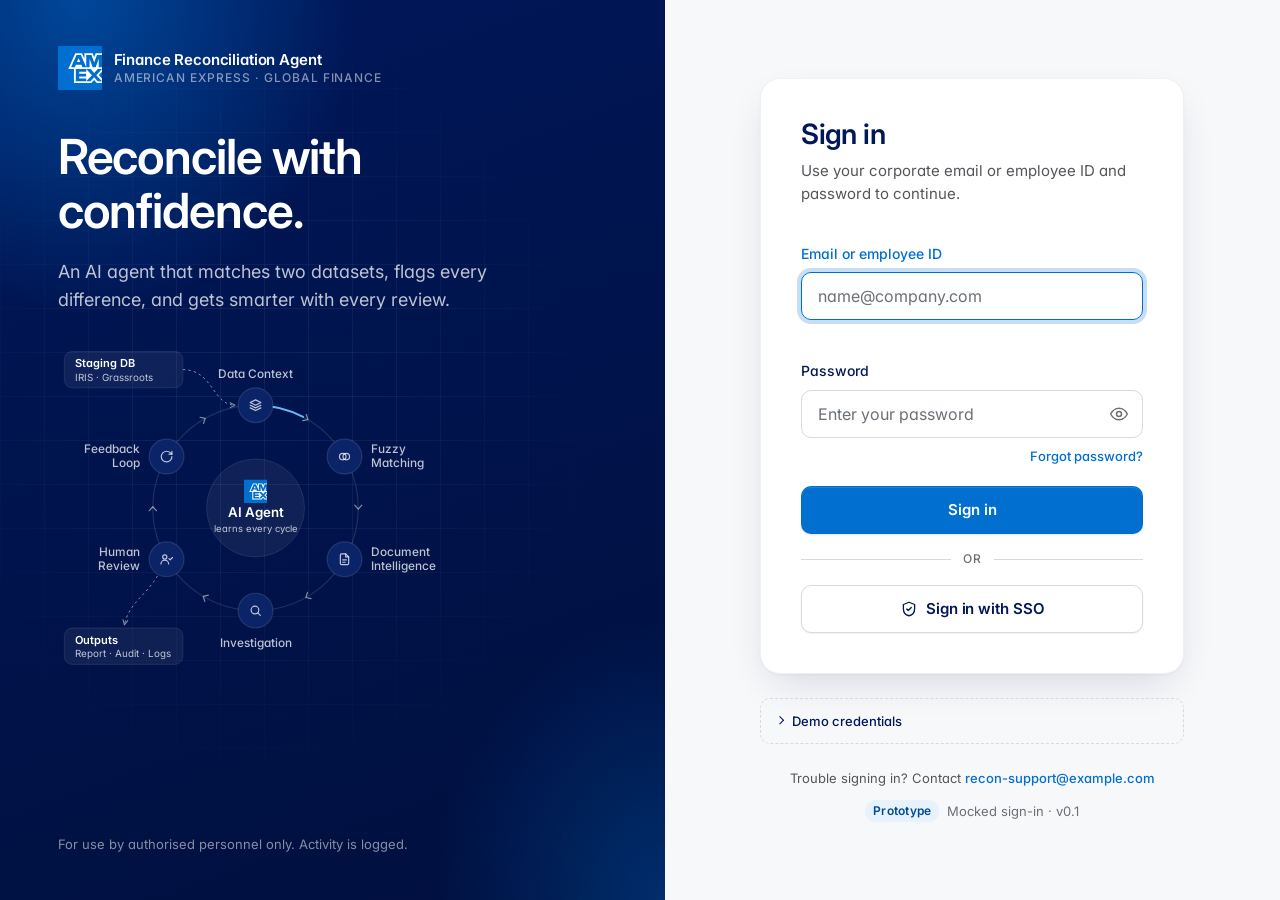
<file: Agentic-Fin-Rec/ui/index.html>
<!doctype html>
<html lang="en">
<head>
  <meta charset="utf-8">
  <meta name="viewport" content="width=device-width, initial-scale=1">
  <meta name="color-scheme" content="light">
  <meta name="description" content="Sign in to the Finance Reconciliation Agent.">
  <title>Sign in · Finance Reconciliation Agent</title>

  <link rel="icon" type="image/svg+xml" href="assets/American_Express/Registered Trademark Left.svg">

  <!-- Inter, with Helvetica fallback if offline -->
  <link rel="preconnect" href="https://fonts.googleapis.com">
  <link rel="preconnect" href="https://fonts.gstatic.com" crossorigin>
  <link rel="stylesheet" href="https://fonts.googleapis.com/css2?family=Inter:wght@400;500;600;700&display=swap">

  <link rel="stylesheet" href="assets/css/tokens.css">
  <link rel="stylesheet" href="assets/css/base.css">
  <link rel="stylesheet" href="assets/css/login.css">
</head>
<body class="login">

  <!-- ================================================================
       Brand panel: product pitch on desktop, compact header on tablet
       ================================================================ -->
  <aside class="brand" aria-label="About Finance Reconciliation Agent">
    <a class="brand__logo" href="index.html" aria-label="American Express Finance Reconciliation Agent, home">
      <img class="brand__mark" src="assets/American_Express/Registered Trademark Left.svg" alt="" width="44" height="44">
      <span class="brand__name">
        Finance Reconciliation Agent
        <span class="brand__eyebrow">American Express · Global Finance</span>
      </span>
    </a>

    <div class="brand__hero">
      <h2 class="brand__headline">Reconcile with confidence.</h2>
      <p class="brand__tagline">
        An AI agent that matches two datasets, flags every difference,
        and gets smarter with every review.
      </p>

      <!-- Capability cycle: the agent's learning loop (source: Issues Summary/capabilities.md).
           Pure SVG + CSS. Each node lights in turn; hovering a node pauses and shows its details. -->
      <figure class="cycle">
        <figcaption class="visually-hidden">
          How the agent works: data from IRIS and grassroots use cases lands in a staging database,
          then moves through a continuous loop of six capabilities.
          1. Data Context: classifies transactions and enriches them with policies and reference data.
          2. Fuzzy Matching: normalises data and matches on description, reference and journal-entry date, with a confidence threshold and candidate ranking.
          3. Document Intelligence: classifies SOPs and supporting documents and extracts their data into a structured format.
          4. Investigation: analyst-like research using semantic search and LLM match scoring to rank candidates.
          5. Human Review: every AI match is approved or rejected by a reviewer, with email and Slack alerts.
          6. Feedback Loop: every decision and reason is stored and shapes future recommendations, feeding back into Data Context.
          Outputs are a reconciled report, governance and audit trail, decision logs and reject-reason logs.
        </figcaption>

        <svg class="cycle__graph" viewBox="0 0 500 420" aria-hidden="true">
          <defs>
            <marker id="cycle-arrow" viewBox="0 0 10 10" refX="8" refY="5" markerWidth="7" markerHeight="7" orient="auto-start-reverse">
              <path class="cycle__arrowhead" d="M1 1.5 8 5 1 8.5"/>
            </marker>
          </defs>

          <!-- Input / output -->
          <g class="cycle__io">
            <rect x="8" y="12" width="150" height="46" rx="10"/>
            <text x="22" y="32" class="cycle__io-title">Staging DB</text>
            <text x="22" y="49" class="cycle__io-sub">IRIS · Grassroots</text>
            <path class="cycle__flow" d="M158 35 C 196 35, 196 80, 224 80" marker-end="url(#cycle-arrow)"/>
          </g>
          <g class="cycle__io">
            <rect x="8" y="362" width="150" height="46" rx="10"/>
            <text x="22" y="382" class="cycle__io-title">Outputs</text>
            <text x="22" y="399" class="cycle__io-sub">Report · Audit · Logs</text>
            <path class="cycle__flow" d="M126 296 C 112 320, 90 330, 84 358" marker-end="url(#cycle-arrow)"/>
          </g>

          <!-- Ring, direction chevrons and the travelling highlight -->
          <circle class="cycle__ring" cx="250" cy="210" r="130"/>
          <g class="cycle__chevrons">
            <path d="M-3.5-4.5 1.5 0-3.5 4.5" transform="translate(315 97.4) rotate(30)"/>
            <path d="M-3.5-4.5 1.5 0-3.5 4.5" transform="translate(380 210) rotate(90)"/>
            <path d="M-3.5-4.5 1.5 0-3.5 4.5" transform="translate(315 322.6) rotate(150)"/>
            <path d="M-3.5-4.5 1.5 0-3.5 4.5" transform="translate(185 322.6) rotate(210)"/>
            <path d="M-3.5-4.5 1.5 0-3.5 4.5" transform="translate(120 210) rotate(270)"/>
            <path d="M-3.5-4.5 1.5 0-3.5 4.5" transform="translate(185 97.4) rotate(330)"/>
          </g>
          <circle class="cycle__comet" cx="250" cy="210" r="130" pathLength="600" transform="rotate(-90 250 210)"/>

          <!-- Hub -->
          <g class="cycle__hub">
            <circle cx="250" cy="210" r="62"/>
            <image href="assets/American_Express/Registered Trademark Left.svg" x="235" y="174" width="30" height="30"/>
            <text x="250" y="222" class="cycle__hub-title">AI Agent</text>
            <text x="250" y="240" class="cycle__hub-sub">learns every cycle</text>
          </g>

          <!-- Capability nodes (clockwise from top) -->
          <g class="node" data-n="0" style="--i: 0" transform="translate(250 80)">
            <circle class="node__halo" r="32"/>
            <circle class="node__dot" r="22"/>
            <g class="node__icon" transform="translate(-9 -9) scale(.75)">
              <path d="M12 3 3 7.5l9 4.5 9-4.5L12 3Z"/><path d="m3 12 9 4.5 9-4.5"/><path d="m3 16.5 9 4.5 9-4.5"/>
            </g>
            <text class="node__label" text-anchor="middle" y="-34">Data Context</text>
          </g>

          <g class="node" data-n="1" style="--i: 1" transform="translate(362.6 145)">
            <circle class="node__halo" r="32"/>
            <circle class="node__dot" r="22"/>
            <g class="node__icon" transform="translate(-9 -9) scale(.75)">
              <circle cx="9" cy="12" r="5.5"/><circle cx="15" cy="12" r="5.5"/>
            </g>
            <text class="node__label" x="34" y="-4">Fuzzy<tspan x="34" dy="17">Matching</tspan></text>
          </g>

          <g class="node" data-n="2" style="--i: 2" transform="translate(362.6 275)">
            <circle class="node__halo" r="32"/>
            <circle class="node__dot" r="22"/>
            <g class="node__icon" transform="translate(-9 -9) scale(.75)">
              <path d="M14 3H7a2 2 0 0 0-2 2v14a2 2 0 0 0 2 2h10a2 2 0 0 0 2-2V8l-5-5Z"/><path d="M14 3v5h5"/><path d="M9 13h6"/><path d="M9 17h4"/>
            </g>
            <text class="node__label" x="34" y="-4">Document<tspan x="34" dy="17">Intelligence</tspan></text>
          </g>

          <g class="node" data-n="3" style="--i: 3" transform="translate(250 340)">
            <circle class="node__halo" r="32"/>
            <circle class="node__dot" r="22"/>
            <g class="node__icon" transform="translate(-9 -9) scale(.75)">
              <circle cx="11" cy="11" r="6.5"/><path d="m20 20-4.2-4.2"/>
            </g>
            <text class="node__label" text-anchor="middle" y="46">Investigation</text>
          </g>

          <g class="node" data-n="4" style="--i: 4" transform="translate(137.4 275)">
            <circle class="node__halo" r="32"/>
            <circle class="node__dot" r="22"/>
            <g class="node__icon" transform="translate(-9 -9) scale(.75)">
              <circle cx="9" cy="8" r="3.5"/><path d="M2.5 20a6.5 6.5 0 0 1 13 0"/><path d="m16 11 2 2 4-4"/>
            </g>
            <text class="node__label" text-anchor="end" x="-34" y="-4">Human<tspan x="-34" dy="17">Review</tspan></text>
          </g>

          <g class="node" data-n="5" style="--i: 5" transform="translate(137.4 145)">
            <circle class="node__halo" r="32"/>
            <circle class="node__dot" r="22"/>
            <g class="node__icon" transform="translate(-9 -9) scale(.75)">
              <path d="M21 12a9 9 0 1 1-9-9c2.5 0 4.9 1 6.7 2.7L21 8"/><path d="M21 3v5h-5"/>
            </g>
            <text class="node__label" text-anchor="end" x="-34" y="-4">Feedback<tspan x="-34" dy="17">Loop</tspan></text>
          </g>
        </svg>

        <!-- Details for the active capability; all share one grid cell so height never changes -->
        <div class="cycle__details" aria-hidden="true">
          <div class="cycle__detail cycle__detail--intro">
            <p class="cycle__step">6 capabilities · 1 learning loop</p>
            <p class="cycle__title">How the agent works</p>
            <p class="cycle__text">Hover a capability to see what it does.</p>
          </div>
          <div class="cycle__detail" data-n="0" style="--i: 0">
            <p class="cycle__step">01 / 06 · Processing</p>
            <p class="cycle__title">Data Context</p>
            <p class="cycle__text">Defines the business context for every transaction.</p>
            <p class="cycle__parts">Data classification · Context enrichment</p>
          </div>
          <div class="cycle__detail" data-n="1" style="--i: 1">
            <p class="cycle__step">02 / 06 · Processing</p>
            <p class="cycle__title">Fuzzy Matching</p>
            <p class="cycle__text">Multi-parameter matching on description, reference and JE date.</p>
            <p class="cycle__parts">Normalisation · Confidence threshold · Candidate ranking</p>
          </div>
          <div class="cycle__detail" data-n="2" style="--i: 2">
            <p class="cycle__step">03 / 06 · Processing</p>
            <p class="cycle__title">Document Intelligence</p>
            <p class="cycle__text">Turns SOPs and supporting documents into structured data.</p>
            <p class="cycle__parts">Document classification · Extraction &amp; normalisation</p>
          </div>
          <div class="cycle__detail" data-n="3" style="--i: 3">
            <p class="cycle__step">04 / 06 · Processing</p>
            <p class="cycle__title">Investigation</p>
            <p class="cycle__text">Analyst-like research into gaps and candidate matches.</p>
            <p class="cycle__parts">Semantic search (RAG) · LLM match scoring · Candidate ranking</p>
          </div>
          <div class="cycle__detail" data-n="4" style="--i: 4">
            <p class="cycle__step">05 / 06 · Human in the loop</p>
            <p class="cycle__title">Human Review</p>
            <p class="cycle__text">Every AI match is approved or rejected by a reviewer.</p>
            <p class="cycle__parts">Approve / reject · Email &amp; Slack alerts</p>
          </div>
          <div class="cycle__detail" data-n="5" style="--i: 5">
            <p class="cycle__step">06 / 06 · Human in the loop</p>
            <p class="cycle__title">Feedback Loop</p>
            <p class="cycle__text">Every decision and reason is stored to shape the next recommendation.</p>
            <p class="cycle__parts">Match patterns · Reject reasons · Smarter suggestions</p>
          </div>
        </div>
      </figure>
    </div>

    <p class="brand__legal">For use by authorised personnel only. Activity is logged.</p>
  </aside>

  <!-- ================================================================
       Sign-in
       ================================================================ -->
  <main class="auth" id="main">
    <div class="auth__inner">

      <section class="card auth-card" aria-labelledby="signin-title">
        <header class="auth-card__header">
          <h1 id="signin-title" class="auth-card__title">Sign in</h1>

          <!-- Lede and error alert share one grid cell, so swapping them never shifts layout -->
          <div class="auth-card__status">
            <p class="auth-card__lede" id="signin-lede">
              Use your corporate email or employee ID and password to continue.
            </p>
            <div class="alert alert--error auth-card__alert" id="form-alert" role="alert" aria-atomic="true">
              <svg viewBox="0 0 20 20" fill="currentColor" aria-hidden="true">
                <path fill-rule="evenodd" d="M10 18a8 8 0 1 0 0-16 8 8 0 0 0 0 16Zm0-12.25a.75.75 0 0 1 .75.75v4a.75.75 0 0 1-1.5 0v-4a.75.75 0 0 1 .75-.75ZM10 15a1 1 0 1 0 0-2 1 1 0 0 0 0 2Z" clip-rule="evenodd"/>
              </svg>
              <span id="form-alert-text"></span>
            </div>
          </div>
        </header>

        <noscript>
          <p class="alert alert--error">JavaScript is required to sign in. Please enable it and reload the page.</p>
        </noscript>

        <form class="auth-form" id="signin-form" novalidate>
          <fieldset class="auth-form__fields" id="signin-fields">
            <legend class="visually-hidden">Sign-in credentials</legend>

            <div class="field">
              <label class="field__label" for="identifier">Email or employee ID</label>
              <input
                class="input"
                id="identifier"
                name="identifier"
                type="text"
                inputmode="email"
                autocomplete="username"
                autocapitalize="none"
                autocorrect="off"
                spellcheck="false"
                placeholder="name@company.com"
                aria-describedby="identifier-msg"
                aria-invalid="false"
                required
                autofocus>
              <p class="field__message" id="identifier-msg"></p>
            </div>

            <div class="field">
              <label class="field__label" for="password">Password</label>
              <div class="input-group">
                <input
                  class="input"
                  id="password"
                  name="password"
                  type="password"
                  autocomplete="current-password"
                  placeholder="Enter your password"
                  aria-describedby="password-msg"
                  aria-invalid="false"
                  required>
                <button
                  class="input-action"
                  id="toggle-password"
                  type="button"
                  aria-controls="password"
                  aria-pressed="false"
                  aria-label="Show password">
                  <svg class="icon-eye" viewBox="0 0 24 24" fill="none" stroke="currentColor" stroke-width="1.75" stroke-linecap="round" stroke-linejoin="round" aria-hidden="true">
                    <path d="M2 12s3.6-7 10-7 10 7 10 7-3.6 7-10 7S2 12 2 12Z"/>
                    <circle cx="12" cy="12" r="3"/>
                  </svg>
                  <svg class="icon-eye-off" viewBox="0 0 24 24" fill="none" stroke="currentColor" stroke-width="1.75" stroke-linecap="round" stroke-linejoin="round" aria-hidden="true">
                    <path d="M10.6 5.1A10.4 10.4 0 0 1 12 5c6.4 0 10 7 10 7a17.6 17.6 0 0 1-2.9 3.9M6.6 6.6C3.7 8.4 2 12 2 12s3.6 7 10 7a9.7 9.7 0 0 0 5.4-1.6"/>
                    <path d="M9.9 9.9a3 3 0 0 0 4.2 4.2"/>
                    <path d="m3 3 18 18"/>
                  </svg>
                </button>
              </div>
              <div class="field__row">
                <p class="field__message" id="password-msg"></p>
                <button class="link field__aside" type="button" popovertarget="forgot-help">Forgot password?</button>
              </div>
            </div>
          </fieldset>

          <div class="auth-form__actions">
            <button class="btn btn--primary btn--block" id="signin-submit" type="submit">
              <span class="btn__spinner" aria-hidden="true"></span>
              <svg class="btn__check" viewBox="0 0 20 20" fill="none" stroke="currentColor" stroke-width="2.25" stroke-linecap="round" stroke-linejoin="round" aria-hidden="true">
                <path d="m4.5 10.5 3.5 3.5 7.5-8"/>
              </svg>
              <span class="btn__label">Sign in</span>
            </button>

            <div class="divider" role="separator"><span>or</span></div>

            <button class="btn btn--secondary btn--block" id="sso-submit" type="button">
              <svg class="btn__icon" viewBox="0 0 24 24" fill="none" stroke="currentColor" stroke-width="1.75" stroke-linecap="round" stroke-linejoin="round" aria-hidden="true">
                <path d="M12 3 4.5 6v5.5c0 4.6 3.2 8.4 7.5 9.5 4.3-1.1 7.5-4.9 7.5-9.5V6L12 3Z"/>
                <path d="m9 12 2 2 4-4"/>
              </svg>
              <span class="btn__spinner" aria-hidden="true"></span>
              <svg class="btn__check" viewBox="0 0 20 20" fill="none" stroke="currentColor" stroke-width="2.25" stroke-linecap="round" stroke-linejoin="round" aria-hidden="true">
                <path d="m4.5 10.5 3.5 3.5 7.5-8"/>
              </svg>
              <span class="btn__label">Sign in with SSO</span>
            </button>
          </div>
        </form>

        <!-- Announces loading / success to screen readers -->
        <p class="visually-hidden" id="sr-status" role="status" aria-live="polite"></p>
      </section>

      <details class="demo-hint">
        <summary>Demo credentials</summary>
        <p>
          Use any valid email or employee ID with the password <code>Recon@2026</code>.
          An account's first sign-in goes to onboarding; later sign-ins go straight to the dashboard.
        </p>
      </details>

      <footer class="auth-footer">
        <p>
          Trouble signing in? Contact
          <a class="link" href="mailto:recon-support@example.com">recon-support@example.com</a>
        </p>
        <p class="auth-footer__meta">
          <span class="badge">Prototype</span>
          <span>Mocked sign-in · v0.1</span>
        </p>
      </footer>

    </div>
  </main>

  <!-- ================================================================
       Forgot-password help: native popover, no script needed
       ================================================================ -->
  <div class="sheet" id="forgot-help" popover aria-labelledby="forgot-title">
    <div class="sheet__icon" aria-hidden="true">
      <svg viewBox="0 0 24 24" fill="none" stroke="currentColor" stroke-width="1.75" stroke-linecap="round" stroke-linejoin="round">
        <rect x="4" y="10" width="16" height="11" rx="2.5"/>
        <path d="M8 10V7a4 4 0 0 1 8 0v3"/>
        <circle cx="12" cy="15.5" r="1.25" fill="currentColor"/>
      </svg>
    </div>
    <h2 class="sheet__title" id="forgot-title">Reset your password</h2>
    <p class="sheet__body">
      Passwords are managed by your corporate identity provider. Use the
      self-service reset portal, or contact Reconciliation Support and
      we'll help you get back in.
    </p>
    <div class="sheet__actions">
      <a class="btn btn--secondary" href="mailto:recon-support@example.com?subject=Password%20reset%20request">Email support</a>
      <button class="btn btn--primary" type="button" popovertarget="forgot-help" popovertargetaction="hide">Got it</button>
    </div>
  </div>

  <script src="assets/js/auth.js"></script>
  <script src="assets/js/login.js"></script>
</body>
</html>
</file>
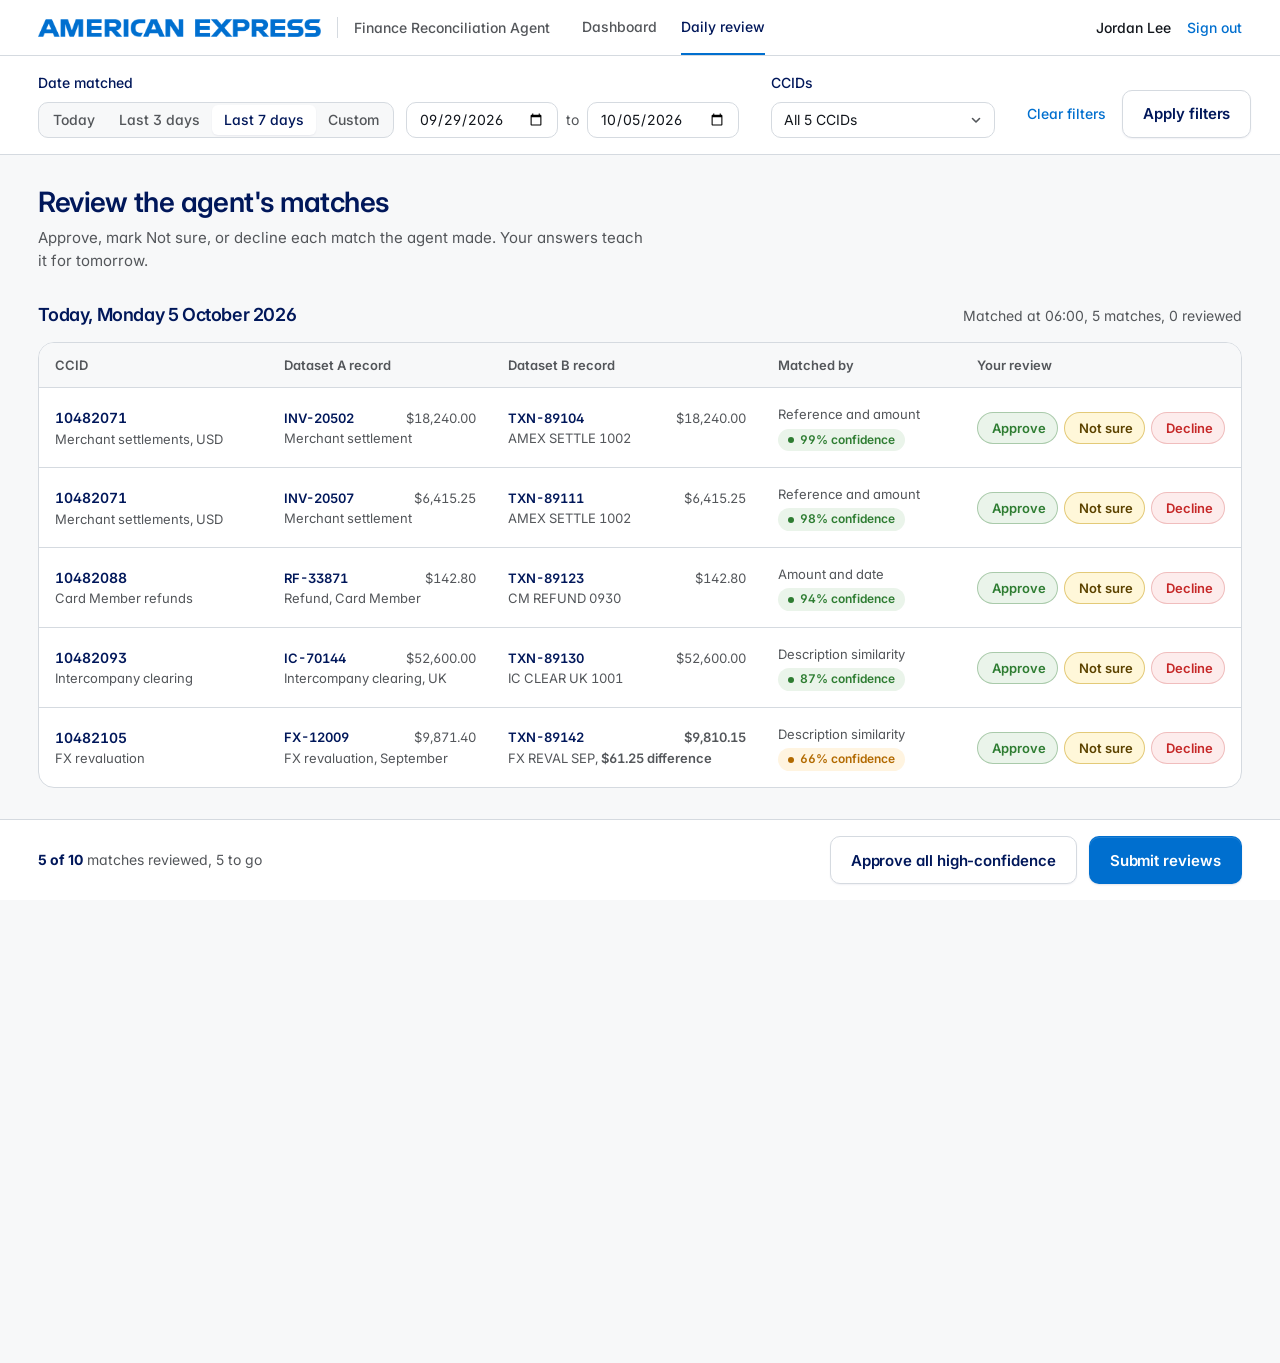
<file: Agentic-Fin-Rec/ui/daily-review.html>
<!doctype html>
<html lang="en">
<head>
  <meta charset="utf-8">
  <meta name="viewport" content="width=1440">
  <title>Daily review · Finance Reconciliation Agent</title>
  <link rel="icon" type="image/svg+xml" href="assets/American_Express/Registered Trademark Left.svg">
  <link rel="preconnect" href="https://fonts.googleapis.com">
  <link rel="preconnect" href="https://fonts.gstatic.com" crossorigin>
  <link rel="stylesheet" href="https://fonts.googleapis.com/css2?family=Inter:wght@400;500;600;700&display=swap">
  <link rel="stylesheet" href="assets/css/tokens.css">
  <link rel="stylesheet" href="assets/css/base.css">
  <link rel="stylesheet" href="assets/css/onboarding.css">
  <link rel="stylesheet" href="assets/css/daily-review.css">
</head>
<!-- Daily feedback screen. Static UI: no JavaScript; filters and buttons are visual only.
     Reuses the .verdict, .rec, .rule-cell and .section pieces from onboarding.css. -->
<body class="daily">
  <header class="topbar">
    <a class="topbar__brand" href="dashboard.html" aria-label="Finance Reconciliation Agent, dashboard">
      <img class="topbar__logo" src="assets/American_Express/AXP_Logotype.png" alt="American Express" width="282" height="18">
      <span class="topbar__product">Finance Reconciliation Agent</span>
    </a>
    <nav class="topbar__nav" aria-label="Main">
      <a class="topbar__link" href="dashboard.html">Dashboard</a>
      <a class="topbar__link" href="daily-review.html" aria-current="page">Daily review</a>
    </nav>
    <div class="topbar__user">
      <span>Jordan Lee</span>
      <a class="link" href="index.html">Sign out</a>
    </div>
  </header>

  <form class="filters" aria-label="Filter matches">
    <div class="filters__group">
      <span class="field__label" id="date-label">Date matched</span>
      <div class="filters__row">
        <div class="seg" role="radiogroup" aria-labelledby="date-label"><label class="seg__opt"><input type="radio" name="range"><span>Today</span></label><label class="seg__opt"><input type="radio" name="range"><span>Last 3 days</span></label><label class="seg__opt"><input type="radio" name="range" checked><span>Last 7 days</span></label><label class="seg__opt"><input type="radio" name="range"><span>Custom</span></label></div>
        <div class="dates">
          <label class="visually-hidden" for="from">From</label>
          <input class="input input--compact" id="from" type="date" value="2026-09-29">
          <span class="dates__to" aria-hidden="true">to</span>
          <label class="visually-hidden" for="to">To</label>
          <input class="input input--compact" id="to" type="date" value="2026-10-05">
        </div>
      </div>
    </div>

    <div class="filters__group">
      <span class="field__label" id="ccid-label">CCIDs</span>
      <details class="multi">
        <summary class="multi__trigger" aria-labelledby="ccid-label"><span>All 5 CCIDs</span></summary>
        <div class="multi__menu">
          <div class="multi__tools"><a class="link" href="daily-review.html">Select all</a><a class="link" href="daily-review.html">Clear</a></div>
          <ul class="multi__list">
              <li><label class="multi__opt"><input type="checkbox" checked><span class="multi__box" aria-hidden="true"><svg viewBox="0 0 24 24" fill="none" stroke="currentColor" stroke-width="1.75" stroke-linecap="round" stroke-linejoin="round" aria-hidden="true"><path d="m5 12.5 4.5 4.5L19 7.5"/></svg></span><span class="multi__label"><b>10482071</b><span>Merchant settlements, USD</span></span></label></li>
              <li><label class="multi__opt"><input type="checkbox" checked><span class="multi__box" aria-hidden="true"><svg viewBox="0 0 24 24" fill="none" stroke="currentColor" stroke-width="1.75" stroke-linecap="round" stroke-linejoin="round" aria-hidden="true"><path d="m5 12.5 4.5 4.5L19 7.5"/></svg></span><span class="multi__label"><b>10482088</b><span>Card Member refunds</span></span></label></li>
              <li><label class="multi__opt"><input type="checkbox" checked><span class="multi__box" aria-hidden="true"><svg viewBox="0 0 24 24" fill="none" stroke="currentColor" stroke-width="1.75" stroke-linecap="round" stroke-linejoin="round" aria-hidden="true"><path d="m5 12.5 4.5 4.5L19 7.5"/></svg></span><span class="multi__label"><b>10482093</b><span>Intercompany clearing</span></span></label></li>
              <li><label class="multi__opt"><input type="checkbox" checked><span class="multi__box" aria-hidden="true"><svg viewBox="0 0 24 24" fill="none" stroke="currentColor" stroke-width="1.75" stroke-linecap="round" stroke-linejoin="round" aria-hidden="true"><path d="m5 12.5 4.5 4.5L19 7.5"/></svg></span><span class="multi__label"><b>10482105</b><span>FX revaluation</span></span></label></li>
              <li><label class="multi__opt"><input type="checkbox" checked><span class="multi__box" aria-hidden="true"><svg viewBox="0 0 24 24" fill="none" stroke="currentColor" stroke-width="1.75" stroke-linecap="round" stroke-linejoin="round" aria-hidden="true"><path d="m5 12.5 4.5 4.5L19 7.5"/></svg></span><span class="multi__label"><b>10482117</b><span>Rewards liability</span></span></label></li>
          </ul>
        </div>
      </details>
    </div>

    <div class="filters__apply">
      <a class="link" href="daily-review.html">Clear filters</a>
      <button class="btn btn--secondary" type="button">Apply filters</button>
    </div>
  </form>

  <main class="daily__scroll" id="main">
    <div class="daily__inner">
      <header class="work__head daily__head">
        <h1>Review the agent's matches</h1>
        <p>Approve, mark Not sure, or decline each match the agent made. Your answers teach it for tomorrow.</p>
      </header>

        <section class="section day" aria-labelledby="day-2026-10-05">
          <div class="section__head">
            <h2 id="day-2026-10-05">Today, Monday 5 October 2026</h2>
            <p>Matched at 06:00, 5 matches, 0 reviewed</p>
          </div>
          <div class="table-wrap">
            <table class="table">
              <thead>
                <tr>
                  <th scope="col">CCID</th>
                  <th scope="col">Dataset A record</th>
                  <th scope="col">Dataset B record</th>
                  <th scope="col">Matched by</th>
                  <th scope="col">Your review</th>
                </tr>
              </thead>
              <tbody>
                <tr>
                  <td><span class="rec"><b>10482071</b><span>Merchant settlements, USD</span></span></td>
                  <td><span class="rec"><span class="rec__line"><b>INV-20502</b><span class="rec__amount">$18,240.00</span></span><span>Merchant settlement</span></span></td>
                  <td><span class="rec"><span class="rec__line"><b>TXN-89104</b><span class="rec__amount">$18,240.00</span></span><span>AMEX SETTLE 1002</span></span></td>
                  <td><span class="rule-cell"><span>Reference and amount</span><span class="chip chip--success">99% confidence</span></span></td>
                  <td><fieldset class="verdict"><legend class="visually-hidden">Review match for INV-20502</legend><label class="verdict__opt verdict__opt--approve"><input type="radio" name="verdict-INV-20502" value="approve"><svg viewBox="0 0 24 24" fill="none" stroke="currentColor" stroke-width="1.75" stroke-linecap="round" stroke-linejoin="round" aria-hidden="true"><path d="m5 12.5 4.5 4.5L19 7.5"/></svg>Approve</label><label class="verdict__opt verdict__opt--unsure"><input type="radio" name="verdict-INV-20502" value="unsure"><svg viewBox="0 0 24 24" fill="none" stroke="currentColor" stroke-width="1.75" stroke-linecap="round" stroke-linejoin="round" aria-hidden="true"><circle cx="12" cy="12" r="9"/><path d="M9.6 9.2a2.5 2.5 0 0 1 4.8 1c0 1.7-2.4 2.2-2.4 3.6"/><circle cx="12" cy="17" r=".6" fill="currentColor"/></svg>Not sure</label><label class="verdict__opt verdict__opt--decline"><input type="radio" name="verdict-INV-20502" value="decline"><svg viewBox="0 0 24 24" fill="none" stroke="currentColor" stroke-width="1.75" stroke-linecap="round" stroke-linejoin="round" aria-hidden="true"><path d="M7 7l10 10M17 7 7 17"/></svg>Decline</label></fieldset></td>
                </tr>
                <tr>
                  <td><span class="rec"><b>10482071</b><span>Merchant settlements, USD</span></span></td>
                  <td><span class="rec"><span class="rec__line"><b>INV-20507</b><span class="rec__amount">$6,415.25</span></span><span>Merchant settlement</span></span></td>
                  <td><span class="rec"><span class="rec__line"><b>TXN-89111</b><span class="rec__amount">$6,415.25</span></span><span>AMEX SETTLE 1002</span></span></td>
                  <td><span class="rule-cell"><span>Reference and amount</span><span class="chip chip--success">98% confidence</span></span></td>
                  <td><fieldset class="verdict"><legend class="visually-hidden">Review match for INV-20507</legend><label class="verdict__opt verdict__opt--approve"><input type="radio" name="verdict-INV-20507" value="approve"><svg viewBox="0 0 24 24" fill="none" stroke="currentColor" stroke-width="1.75" stroke-linecap="round" stroke-linejoin="round" aria-hidden="true"><path d="m5 12.5 4.5 4.5L19 7.5"/></svg>Approve</label><label class="verdict__opt verdict__opt--unsure"><input type="radio" name="verdict-INV-20507" value="unsure"><svg viewBox="0 0 24 24" fill="none" stroke="currentColor" stroke-width="1.75" stroke-linecap="round" stroke-linejoin="round" aria-hidden="true"><circle cx="12" cy="12" r="9"/><path d="M9.6 9.2a2.5 2.5 0 0 1 4.8 1c0 1.7-2.4 2.2-2.4 3.6"/><circle cx="12" cy="17" r=".6" fill="currentColor"/></svg>Not sure</label><label class="verdict__opt verdict__opt--decline"><input type="radio" name="verdict-INV-20507" value="decline"><svg viewBox="0 0 24 24" fill="none" stroke="currentColor" stroke-width="1.75" stroke-linecap="round" stroke-linejoin="round" aria-hidden="true"><path d="M7 7l10 10M17 7 7 17"/></svg>Decline</label></fieldset></td>
                </tr>
                <tr>
                  <td><span class="rec"><b>10482088</b><span>Card Member refunds</span></span></td>
                  <td><span class="rec"><span class="rec__line"><b>RF-33871</b><span class="rec__amount">$142.80</span></span><span>Refund, Card Member</span></span></td>
                  <td><span class="rec"><span class="rec__line"><b>TXN-89123</b><span class="rec__amount">$142.80</span></span><span>CM REFUND 0930</span></span></td>
                  <td><span class="rule-cell"><span>Amount and date</span><span class="chip chip--success">94% confidence</span></span></td>
                  <td><fieldset class="verdict"><legend class="visually-hidden">Review match for RF-33871</legend><label class="verdict__opt verdict__opt--approve"><input type="radio" name="verdict-RF-33871" value="approve"><svg viewBox="0 0 24 24" fill="none" stroke="currentColor" stroke-width="1.75" stroke-linecap="round" stroke-linejoin="round" aria-hidden="true"><path d="m5 12.5 4.5 4.5L19 7.5"/></svg>Approve</label><label class="verdict__opt verdict__opt--unsure"><input type="radio" name="verdict-RF-33871" value="unsure"><svg viewBox="0 0 24 24" fill="none" stroke="currentColor" stroke-width="1.75" stroke-linecap="round" stroke-linejoin="round" aria-hidden="true"><circle cx="12" cy="12" r="9"/><path d="M9.6 9.2a2.5 2.5 0 0 1 4.8 1c0 1.7-2.4 2.2-2.4 3.6"/><circle cx="12" cy="17" r=".6" fill="currentColor"/></svg>Not sure</label><label class="verdict__opt verdict__opt--decline"><input type="radio" name="verdict-RF-33871" value="decline"><svg viewBox="0 0 24 24" fill="none" stroke="currentColor" stroke-width="1.75" stroke-linecap="round" stroke-linejoin="round" aria-hidden="true"><path d="M7 7l10 10M17 7 7 17"/></svg>Decline</label></fieldset></td>
                </tr>
                <tr>
                  <td><span class="rec"><b>10482093</b><span>Intercompany clearing</span></span></td>
                  <td><span class="rec"><span class="rec__line"><b>IC-70144</b><span class="rec__amount">$52,600.00</span></span><span>Intercompany clearing, UK</span></span></td>
                  <td><span class="rec"><span class="rec__line"><b>TXN-89130</b><span class="rec__amount">$52,600.00</span></span><span>IC CLEAR UK 1001</span></span></td>
                  <td><span class="rule-cell"><span>Description similarity</span><span class="chip chip--success">87% confidence</span></span></td>
                  <td><fieldset class="verdict"><legend class="visually-hidden">Review match for IC-70144</legend><label class="verdict__opt verdict__opt--approve"><input type="radio" name="verdict-IC-70144" value="approve"><svg viewBox="0 0 24 24" fill="none" stroke="currentColor" stroke-width="1.75" stroke-linecap="round" stroke-linejoin="round" aria-hidden="true"><path d="m5 12.5 4.5 4.5L19 7.5"/></svg>Approve</label><label class="verdict__opt verdict__opt--unsure"><input type="radio" name="verdict-IC-70144" value="unsure"><svg viewBox="0 0 24 24" fill="none" stroke="currentColor" stroke-width="1.75" stroke-linecap="round" stroke-linejoin="round" aria-hidden="true"><circle cx="12" cy="12" r="9"/><path d="M9.6 9.2a2.5 2.5 0 0 1 4.8 1c0 1.7-2.4 2.2-2.4 3.6"/><circle cx="12" cy="17" r=".6" fill="currentColor"/></svg>Not sure</label><label class="verdict__opt verdict__opt--decline"><input type="radio" name="verdict-IC-70144" value="decline"><svg viewBox="0 0 24 24" fill="none" stroke="currentColor" stroke-width="1.75" stroke-linecap="round" stroke-linejoin="round" aria-hidden="true"><path d="M7 7l10 10M17 7 7 17"/></svg>Decline</label></fieldset></td>
                </tr>
                <tr>
                  <td><span class="rec"><b>10482105</b><span>FX revaluation</span></span></td>
                  <td><span class="rec"><span class="rec__line"><b>FX-12009</b><span class="rec__amount">$9,871.40</span></span><span>FX revaluation, September</span></span></td>
                  <td><span class="rec"><span class="rec__line"><b>TXN-89142</b><span class="amount-diff">$9,810.15</span></span><span>FX REVAL SEP, <span class="amount-diff">$61.25 difference</span></span></span></td>
                  <td><span class="rule-cell"><span>Description similarity</span><span class="chip chip--warning">66% confidence</span></span></td>
                  <td><fieldset class="verdict"><legend class="visually-hidden">Review match for FX-12009</legend><label class="verdict__opt verdict__opt--approve"><input type="radio" name="verdict-FX-12009" value="approve"><svg viewBox="0 0 24 24" fill="none" stroke="currentColor" stroke-width="1.75" stroke-linecap="round" stroke-linejoin="round" aria-hidden="true"><path d="m5 12.5 4.5 4.5L19 7.5"/></svg>Approve</label><label class="verdict__opt verdict__opt--unsure"><input type="radio" name="verdict-FX-12009" value="unsure"><svg viewBox="0 0 24 24" fill="none" stroke="currentColor" stroke-width="1.75" stroke-linecap="round" stroke-linejoin="round" aria-hidden="true"><circle cx="12" cy="12" r="9"/><path d="M9.6 9.2a2.5 2.5 0 0 1 4.8 1c0 1.7-2.4 2.2-2.4 3.6"/><circle cx="12" cy="17" r=".6" fill="currentColor"/></svg>Not sure</label><label class="verdict__opt verdict__opt--decline"><input type="radio" name="verdict-FX-12009" value="decline"><svg viewBox="0 0 24 24" fill="none" stroke="currentColor" stroke-width="1.75" stroke-linecap="round" stroke-linejoin="round" aria-hidden="true"><path d="M7 7l10 10M17 7 7 17"/></svg>Decline</label></fieldset></td>
                </tr>
              </tbody>
            </table>
          </div>
        </section>

        <section class="section day" aria-labelledby="day-2026-10-02">
          <div class="section__head">
            <h2 id="day-2026-10-02">Friday 2 October 2026</h2>
            <p>Matched at 06:00, 3 matches, 3 reviewed</p>
          </div>
          <div class="table-wrap">
            <table class="table">
              <thead>
                <tr>
                  <th scope="col">CCID</th>
                  <th scope="col">Dataset A record</th>
                  <th scope="col">Dataset B record</th>
                  <th scope="col">Matched by</th>
                  <th scope="col">Your review</th>
                </tr>
              </thead>
              <tbody>
                <tr>
                  <td><span class="rec"><b>10482071</b><span>Merchant settlements, USD</span></span></td>
                  <td><span class="rec"><span class="rec__line"><b>INV-20488</b><span class="rec__amount">$3,120.00</span></span><span>Merchant settlement</span></span></td>
                  <td><span class="rec"><span class="rec__line"><b>TXN-89061</b><span class="rec__amount">$3,120.00</span></span><span>AMEX SETTLE 0930</span></span></td>
                  <td><span class="rule-cell"><span>Reference and amount</span><span class="chip chip--success">99% confidence</span></span></td>
                  <td><fieldset class="verdict"><legend class="visually-hidden">Review match for INV-20488</legend><label class="verdict__opt verdict__opt--approve"><input type="radio" name="verdict-INV-20488" value="approve" checked><svg viewBox="0 0 24 24" fill="none" stroke="currentColor" stroke-width="1.75" stroke-linecap="round" stroke-linejoin="round" aria-hidden="true"><path d="m5 12.5 4.5 4.5L19 7.5"/></svg>Approve</label><label class="verdict__opt verdict__opt--unsure"><input type="radio" name="verdict-INV-20488" value="unsure"><svg viewBox="0 0 24 24" fill="none" stroke="currentColor" stroke-width="1.75" stroke-linecap="round" stroke-linejoin="round" aria-hidden="true"><circle cx="12" cy="12" r="9"/><path d="M9.6 9.2a2.5 2.5 0 0 1 4.8 1c0 1.7-2.4 2.2-2.4 3.6"/><circle cx="12" cy="17" r=".6" fill="currentColor"/></svg>Not sure</label><label class="verdict__opt verdict__opt--decline"><input type="radio" name="verdict-INV-20488" value="decline"><svg viewBox="0 0 24 24" fill="none" stroke="currentColor" stroke-width="1.75" stroke-linecap="round" stroke-linejoin="round" aria-hidden="true"><path d="M7 7l10 10M17 7 7 17"/></svg>Decline</label></fieldset></td>
                </tr>
                <tr>
                  <td><span class="rec"><b>10482117</b><span>Rewards liability</span></span></td>
                  <td><span class="rec"><span class="rec__line"><b>RW-90215</b><span class="rec__amount">$27,400.00</span></span><span>Rewards accrual, September</span></span></td>
                  <td><span class="rec"><span class="rec__line"><b>TXN-89077</b><span class="rec__amount">$27,400.00</span></span><span>REWARDS ACCR SEP</span></span></td>
                  <td><span class="rule-cell"><span>Description similarity</span><span class="chip chip--success">88% confidence</span></span></td>
                  <td><fieldset class="verdict"><legend class="visually-hidden">Review match for RW-90215</legend><label class="verdict__opt verdict__opt--approve"><input type="radio" name="verdict-RW-90215" value="approve" checked><svg viewBox="0 0 24 24" fill="none" stroke="currentColor" stroke-width="1.75" stroke-linecap="round" stroke-linejoin="round" aria-hidden="true"><path d="m5 12.5 4.5 4.5L19 7.5"/></svg>Approve</label><label class="verdict__opt verdict__opt--unsure"><input type="radio" name="verdict-RW-90215" value="unsure"><svg viewBox="0 0 24 24" fill="none" stroke="currentColor" stroke-width="1.75" stroke-linecap="round" stroke-linejoin="round" aria-hidden="true"><circle cx="12" cy="12" r="9"/><path d="M9.6 9.2a2.5 2.5 0 0 1 4.8 1c0 1.7-2.4 2.2-2.4 3.6"/><circle cx="12" cy="17" r=".6" fill="currentColor"/></svg>Not sure</label><label class="verdict__opt verdict__opt--decline"><input type="radio" name="verdict-RW-90215" value="decline"><svg viewBox="0 0 24 24" fill="none" stroke="currentColor" stroke-width="1.75" stroke-linecap="round" stroke-linejoin="round" aria-hidden="true"><path d="M7 7l10 10M17 7 7 17"/></svg>Decline</label></fieldset></td>
                </tr>
                <tr>
                  <td><span class="rec"><b>10482088</b><span>Card Member refunds</span></span></td>
                  <td><span class="rec"><span class="rec__line"><b>RF-33860</b><span class="rec__amount">$1,075.50</span></span><span>Refund, Card Member</span></span></td>
                  <td><span class="rec"><span class="rec__line"><b>TXN-89080</b><span class="amount-diff">$1,057.50</span></span><span>CM REFUND 0929, <span class="amount-diff">$18.00 difference</span></span></span></td>
                  <td><span class="rule-cell"><span>Description similarity</span><span class="chip chip--warning">71% confidence</span></span></td>
                  <td><fieldset class="verdict"><legend class="visually-hidden">Review match for RF-33860</legend><label class="verdict__opt verdict__opt--approve"><input type="radio" name="verdict-RF-33860" value="approve"><svg viewBox="0 0 24 24" fill="none" stroke="currentColor" stroke-width="1.75" stroke-linecap="round" stroke-linejoin="round" aria-hidden="true"><path d="m5 12.5 4.5 4.5L19 7.5"/></svg>Approve</label><label class="verdict__opt verdict__opt--unsure"><input type="radio" name="verdict-RF-33860" value="unsure" checked><svg viewBox="0 0 24 24" fill="none" stroke="currentColor" stroke-width="1.75" stroke-linecap="round" stroke-linejoin="round" aria-hidden="true"><circle cx="12" cy="12" r="9"/><path d="M9.6 9.2a2.5 2.5 0 0 1 4.8 1c0 1.7-2.4 2.2-2.4 3.6"/><circle cx="12" cy="17" r=".6" fill="currentColor"/></svg>Not sure</label><label class="verdict__opt verdict__opt--decline"><input type="radio" name="verdict-RF-33860" value="decline"><svg viewBox="0 0 24 24" fill="none" stroke="currentColor" stroke-width="1.75" stroke-linecap="round" stroke-linejoin="round" aria-hidden="true"><path d="M7 7l10 10M17 7 7 17"/></svg>Decline</label></fieldset></td>
                </tr>
              </tbody>
            </table>
          </div>
        </section>

        <section class="section day" aria-labelledby="day-2026-10-01">
          <div class="section__head">
            <h2 id="day-2026-10-01">Thursday 1 October 2026</h2>
            <p>Matched at 06:00, 2 matches, 2 reviewed</p>
          </div>
          <div class="table-wrap">
            <table class="table">
              <thead>
                <tr>
                  <th scope="col">CCID</th>
                  <th scope="col">Dataset A record</th>
                  <th scope="col">Dataset B record</th>
                  <th scope="col">Matched by</th>
                  <th scope="col">Your review</th>
                </tr>
              </thead>
              <tbody>
                <tr>
                  <td><span class="rec"><b>10482093</b><span>Intercompany clearing</span></span></td>
                  <td><span class="rec"><span class="rec__line"><b>IC-70131</b><span class="rec__amount">$14,990.00</span></span><span>Intercompany clearing, UK</span></span></td>
                  <td><span class="rec"><span class="rec__line"><b>TXN-89012</b><span class="amount-diff">$14,900.00</span></span><span>IC CLEAR UK 0929, <span class="amount-diff">$90.00 difference</span></span></span></td>
                  <td><span class="rule-cell"><span>Description similarity</span><span class="chip chip--warning">61% confidence</span></span></td>
                  <td><fieldset class="verdict"><legend class="visually-hidden">Review match for IC-70131</legend><label class="verdict__opt verdict__opt--approve"><input type="radio" name="verdict-IC-70131" value="approve"><svg viewBox="0 0 24 24" fill="none" stroke="currentColor" stroke-width="1.75" stroke-linecap="round" stroke-linejoin="round" aria-hidden="true"><path d="m5 12.5 4.5 4.5L19 7.5"/></svg>Approve</label><label class="verdict__opt verdict__opt--unsure"><input type="radio" name="verdict-IC-70131" value="unsure"><svg viewBox="0 0 24 24" fill="none" stroke="currentColor" stroke-width="1.75" stroke-linecap="round" stroke-linejoin="round" aria-hidden="true"><circle cx="12" cy="12" r="9"/><path d="M9.6 9.2a2.5 2.5 0 0 1 4.8 1c0 1.7-2.4 2.2-2.4 3.6"/><circle cx="12" cy="17" r=".6" fill="currentColor"/></svg>Not sure</label><label class="verdict__opt verdict__opt--decline"><input type="radio" name="verdict-IC-70131" value="decline" checked><svg viewBox="0 0 24 24" fill="none" stroke="currentColor" stroke-width="1.75" stroke-linecap="round" stroke-linejoin="round" aria-hidden="true"><path d="M7 7l10 10M17 7 7 17"/></svg>Decline</label></fieldset></td>
                </tr>
                <tr>
                  <td><span class="rec"><b>10482071</b><span>Merchant settlements, USD</span></span></td>
                  <td><span class="rec"><span class="rec__line"><b>INV-20471</b><span class="rec__amount">$2,260.40</span></span><span>Merchant settlement</span></span></td>
                  <td><span class="rec"><span class="rec__line"><b>TXN-89019</b><span class="rec__amount">$2,260.40</span></span><span>AMEX SETTLE 0929</span></span></td>
                  <td><span class="rule-cell"><span>Reference and amount</span><span class="chip chip--success">98% confidence</span></span></td>
                  <td><fieldset class="verdict"><legend class="visually-hidden">Review match for INV-20471</legend><label class="verdict__opt verdict__opt--approve"><input type="radio" name="verdict-INV-20471" value="approve" checked><svg viewBox="0 0 24 24" fill="none" stroke="currentColor" stroke-width="1.75" stroke-linecap="round" stroke-linejoin="round" aria-hidden="true"><path d="m5 12.5 4.5 4.5L19 7.5"/></svg>Approve</label><label class="verdict__opt verdict__opt--unsure"><input type="radio" name="verdict-INV-20471" value="unsure"><svg viewBox="0 0 24 24" fill="none" stroke="currentColor" stroke-width="1.75" stroke-linecap="round" stroke-linejoin="round" aria-hidden="true"><circle cx="12" cy="12" r="9"/><path d="M9.6 9.2a2.5 2.5 0 0 1 4.8 1c0 1.7-2.4 2.2-2.4 3.6"/><circle cx="12" cy="17" r=".6" fill="currentColor"/></svg>Not sure</label><label class="verdict__opt verdict__opt--decline"><input type="radio" name="verdict-INV-20471" value="decline"><svg viewBox="0 0 24 24" fill="none" stroke="currentColor" stroke-width="1.75" stroke-linecap="round" stroke-linejoin="round" aria-hidden="true"><path d="M7 7l10 10M17 7 7 17"/></svg>Decline</label></fieldset></td>
                </tr>
              </tbody>
            </table>
          </div>
        </section>

    </div>
  </main>

  <footer class="actions">
    <p class="actions__status"><strong>5 of 10</strong> matches reviewed, 5 to go</p>
    <span class="actions__skip"></span>
    <button class="btn btn--secondary" type="button">Approve all high-confidence</button>
    <button class="btn btn--primary" type="button">Submit reviews</button>
  </footer>
</body>
</html>
</file>
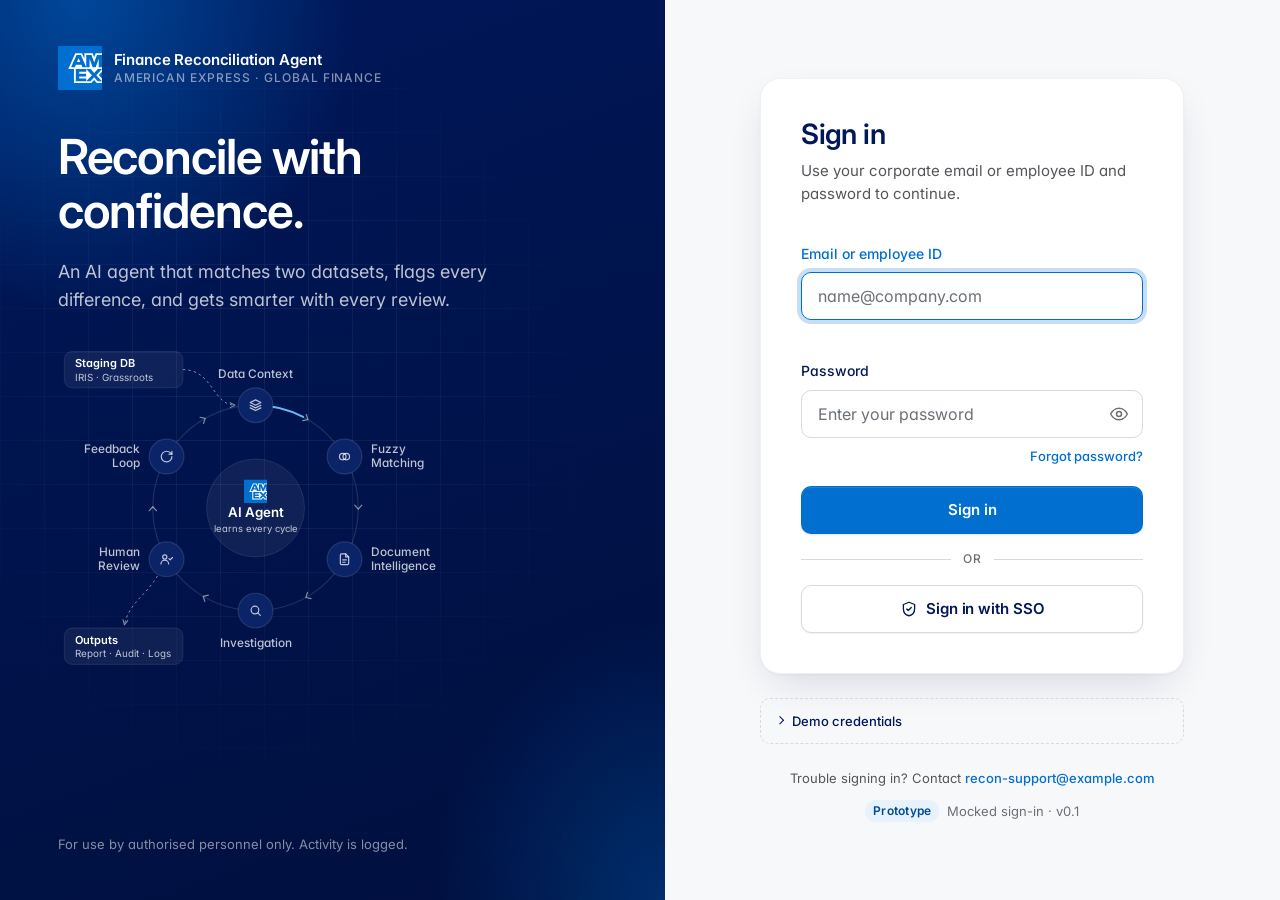
<file: Agentic-Fin-Rec/ui/dashboard.html>
<!doctype html>
<html lang="en">
<head>
  <meta charset="utf-8">
  <meta name="viewport" content="width=device-width, initial-scale=1">
  <title>Dashboard · Finance Reconciliation Agent</title>
  <link rel="icon" type="image/svg+xml" href="assets/American_Express/Registered Trademark Left.svg">
  <link rel="preconnect" href="https://fonts.googleapis.com">
  <link rel="preconnect" href="https://fonts.gstatic.com" crossorigin>
  <link rel="stylesheet" href="https://fonts.googleapis.com/css2?family=Inter:wght@400;500;600;700&display=swap">
  <link rel="stylesheet" href="assets/css/tokens.css">
  <link rel="stylesheet" href="assets/css/base.css">
  <link rel="stylesheet" href="assets/css/placeholder.css">
</head>
<body class="placeholder">
  <header class="placeholder__header">
    <img class="placeholder__logo" src="assets/American_Express/AXP_Logotype.png" alt="American Express" width="282" height="18">
    <span class="placeholder__product">Finance Reconciliation Agent</span>
  </header>

  <main class="card placeholder__card">
    <img class="placeholder__banner" src="assets/American_Express/GettyImages.jpeg" alt="" width="820" height="312">
    <div class="placeholder__content">
      <span class="badge">Placeholder · Issue 5</span>
      <h1 class="placeholder__title">Welcome back, <span id="user-name">there</span></h1>
      <p class="placeholder__body">
        The reconciliation dashboard will live here. You were routed here because
        this account has already completed onboarding.
      </p>
      <div class="placeholder__actions">
        <a class="btn btn--primary" href="daily-review.html">Daily review</a>
        <button class="btn btn--secondary" id="sign-out" type="button">Sign out</button>
        <button class="btn btn--ghost" id="reset" type="button">Reset onboarding &amp; sign out</button>
      </div>
    </div>
  </main>

  <script src="assets/js/auth.js"></script>
  <script>
    (function () {
      const Auth = window.FinRecAuth;
      const session = Auth.requireSession();
      if (!session) return;

      document.getElementById('user-name').textContent = session.user.name.split(' ')[0];

      // Reaching the dashboard (via "Finish setup" or "Skip setup") ends onboarding,
      // so the login sends this user straight here next time.
      Auth.completeOnboarding(session.user);

      document.getElementById('sign-out').addEventListener('click', function () {
        Auth.signOut();
        window.location.assign(Auth.routes.signIn);
      });

      document.getElementById('reset').addEventListener('click', function () {
        Auth.resetOnboarding(session.user);
        Auth.signOut();
        window.location.assign(Auth.routes.signIn);
      });
    })();
  </script>
</body>
</html>
</file>
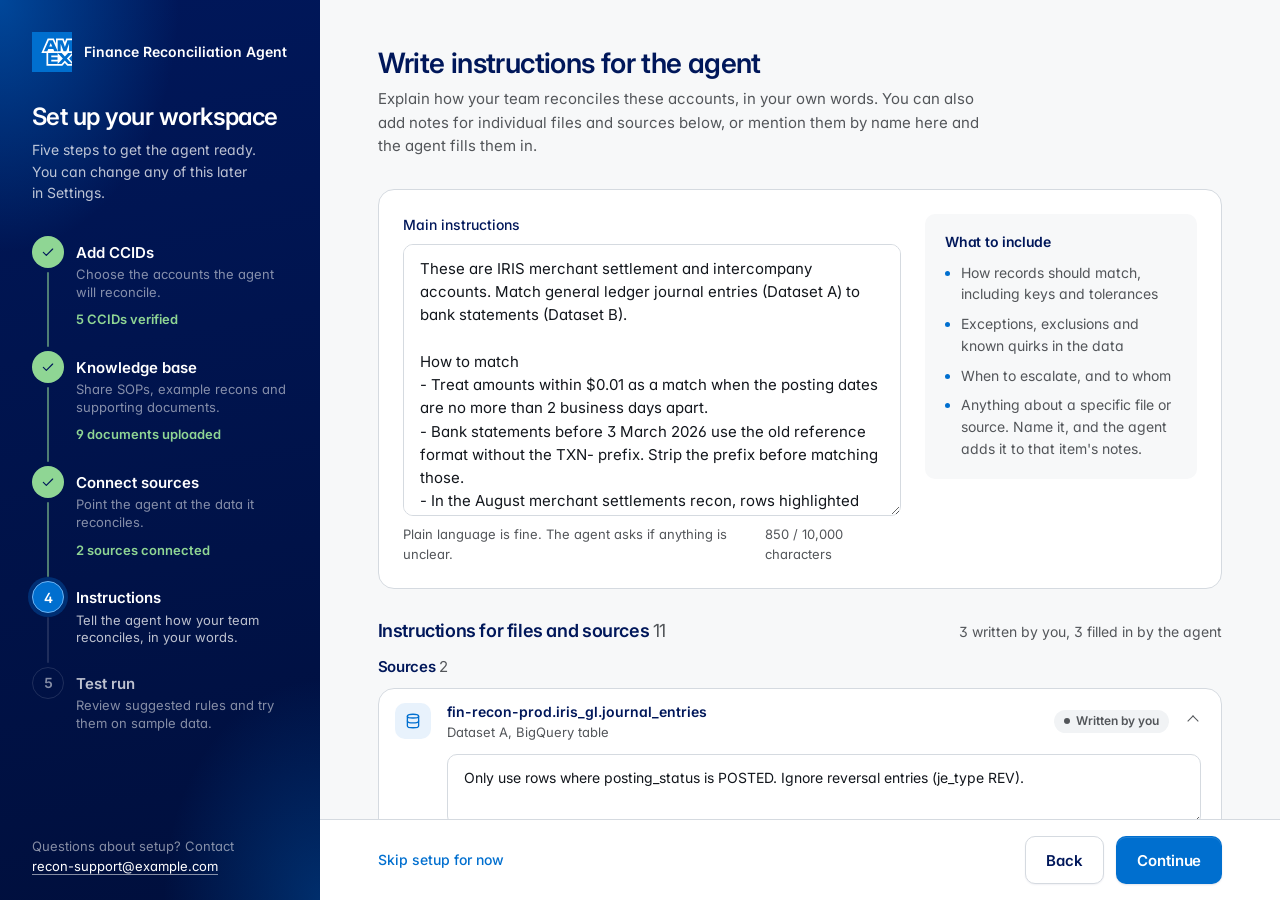
<file: Agentic-Fin-Rec/ui/onboarding-instructions.html>
<!doctype html>
<html lang="en">
<head>
  <meta charset="utf-8">
  <meta name="viewport" content="width=1440">
  <title>Instructions · Set up · Finance Reconciliation Agent</title>
  <link rel="icon" type="image/svg+xml" href="assets/American_Express/Registered Trademark Left.svg">
  <link rel="preconnect" href="https://fonts.googleapis.com">
  <link rel="preconnect" href="https://fonts.gstatic.com" crossorigin>
  <link rel="stylesheet" href="https://fonts.googleapis.com/css2?family=Inter:wght@400;500;600;700&display=swap">
  <link rel="stylesheet" href="assets/css/tokens.css">
  <link rel="stylesheet" href="assets/css/base.css">
  <link rel="stylesheet" href="assets/css/onboarding.css">
</head>
<!-- Issue 2: Onboarding, step 4 of 5. Static UI: no JavaScript; buttons are links. -->
<body class="setup">
  <aside class="rail" aria-label="Setup progress">
    <a class="rail__brand" href="index.html" aria-label="American Express Finance Reconciliation Agent, sign-in page">
      <img class="rail__logo" src="assets/American_Express/Registered Trademark Left.svg" alt="" width="40" height="40">
      <span class="rail__product">Finance Reconciliation Agent</span>
    </a>

    <div class="rail__intro">
      <h2>Set up your workspace</h2>
      <p>Five steps to get the agent ready. You can change any of this later in Settings.</p>
    </div>

    <nav aria-label="Setup steps">
      <ol class="steps">
          <li class="steps__item is-done">
            <a class="steps__link" href="onboarding.html">
              <span class="steps__marker"><svg viewBox="0 0 24 24" fill="none" stroke="currentColor" stroke-width="1.75" stroke-linecap="round" stroke-linejoin="round" aria-hidden="true"><path d="m5 12.5 4.5 4.5L19 7.5"/></svg></span>
              <span>
                <span class="steps__title">Add CCIDs</span>
                <span class="steps__desc">Choose the accounts the agent will reconcile.</span>
              <span class="steps__result">5 CCIDs verified</span>
              </span>
            </a>
          </li>
          <li class="steps__item is-done">
            <a class="steps__link" href="onboarding-knowledge-base.html">
              <span class="steps__marker"><svg viewBox="0 0 24 24" fill="none" stroke="currentColor" stroke-width="1.75" stroke-linecap="round" stroke-linejoin="round" aria-hidden="true"><path d="m5 12.5 4.5 4.5L19 7.5"/></svg></span>
              <span>
                <span class="steps__title">Knowledge base</span>
                <span class="steps__desc">Share SOPs, example recons and supporting documents.</span>
              <span class="steps__result">9 documents uploaded</span>
              </span>
            </a>
          </li>
          <li class="steps__item is-done">
            <a class="steps__link" href="onboarding-sources.html">
              <span class="steps__marker"><svg viewBox="0 0 24 24" fill="none" stroke="currentColor" stroke-width="1.75" stroke-linecap="round" stroke-linejoin="round" aria-hidden="true"><path d="m5 12.5 4.5 4.5L19 7.5"/></svg></span>
              <span>
                <span class="steps__title">Connect sources</span>
                <span class="steps__desc">Point the agent at the data it reconciles.</span>
              <span class="steps__result">2 sources connected</span>
              </span>
            </a>
          </li>
          <li class="steps__item is-current">
            <a class="steps__link" href="onboarding-instructions.html" aria-current="step">
              <span class="steps__marker">4</span>
              <span>
                <span class="steps__title">Instructions</span>
                <span class="steps__desc">Tell the agent how your team reconciles, in your words.</span>
              </span>
            </a>
          </li>
          <li class="steps__item">
            <a class="steps__link" href="onboarding-test-run.html">
              <span class="steps__marker">5</span>
              <span>
                <span class="steps__title">Test run</span>
                <span class="steps__desc">Review suggested rules and try them on sample data.</span>
              </span>
            </a>
          </li>
      </ol>
    </nav>

    <p class="rail__help">Questions about setup? Contact <a href="mailto:recon-support@example.com">recon-support@example.com</a></p>
  </aside>

  <div class="work">
    <main class="work__scroll" id="main">
      <div class="work__inner">
        <header class="work__head">
          <h1>Write instructions for the agent</h1>
          <p>Explain how your team reconciles these accounts, in your own words. You can also add notes for individual files and sources below, or mention them by name here and the agent fills them in.</p>
        </header>

        <section class="panel prompt" aria-label="Main instructions">
          <div class="prompt__field">
            <label class="field__label" for="main-prompt">Main instructions</label>
            <textarea class="textarea" id="main-prompt" aria-describedby="prompt-foot">These are IRIS merchant settlement and intercompany accounts. Match general ledger journal entries (Dataset A) to bank statements (Dataset B).

How to match
- Treat amounts within $0.01 as a match when the posting dates are no more than 2 business days apart.
- Bank statements before 3 March 2026 use the old reference format without the TXN- prefix. Strip the prefix before matching those.
- In the August merchant settlements recon, rows highlighted yellow were matched by hand. Learn from them, but with lower confidence.

Exceptions and escalation
- The approval email from 28 August confirms the $0.01 tolerance applies to merchant settlements from 1 September 2026.
- Escalate anything over $10,000 that is still unmatched after 5 business days to the Merchant Settlements team.
- Never auto-approve intercompany matches; send them for review.</textarea>
            <div class="prompt__foot" id="prompt-foot">
              <span>Plain language is fine. The agent asks if anything is unclear.</span>
              <span>850 / 10,000 characters</span>
            </div>
          </div>
          <aside class="tips" aria-labelledby="tips-title">
            <h3 id="tips-title">What to include</h3>
            <ul>
              <li>How records should match, including keys and tolerances</li>
              <li>Exceptions, exclusions and known quirks in the data</li>
              <li>When to escalate, and to whom</li>
              <li>Anything about a specific file or source. Name it, and the agent adds it to that item's notes.</li>
            </ul>
          </aside>
        </section>

        <section class="section" aria-labelledby="notes-title">
          <div class="section__head">
            <h2 id="notes-title">Instructions for files and sources <span class="section__count">11</span></h2>
            <p>3 written by you, 3 filled in by the agent</p>
          </div>
          <div class="notes">
            <div class="notes__group">
              <h3>Sources <span class="section__count">2</span></h3>
              <div class="note-list">
              <details class="note" open>
                <summary>
                  <span class="note__icon" aria-hidden="true"><svg viewBox="0 0 24 24" fill="none" stroke="currentColor" stroke-width="1.75" stroke-linecap="round" stroke-linejoin="round" aria-hidden="true"><ellipse cx="12" cy="5.5" rx="7.5" ry="2.5"/><path d="M4.5 5.5v13c0 1.4 3.4 2.5 7.5 2.5s7.5-1.1 7.5-2.5v-13"/><path d="M4.5 12c0 1.4 3.4 2.5 7.5 2.5s7.5-1.1 7.5-2.5"/></svg></span>
                  <span>
                    <span class="note__name">fin-recon-prod.iris_gl.journal_entries</span>
                    <span class="note__sub">Dataset A, BigQuery table</span>
                  </span>
                  <span class="chip">Written by you</span>
                </summary>
                <div class="note__body">
                  <textarea class="textarea" aria-label="Instructions for fin-recon-prod.iris_gl.journal_entries">Only use rows where posting_status is POSTED. Ignore reversal entries (je_type REV).</textarea>
                </div>
              </details>
              <details class="note" open>
                <summary>
                  <span class="note__icon" aria-hidden="true"><svg viewBox="0 0 24 24" fill="none" stroke="currentColor" stroke-width="1.75" stroke-linecap="round" stroke-linejoin="round" aria-hidden="true"><path d="M10 14a4 4 0 0 0 5.66 0l3-3a4 4 0 0 0-5.66-5.66l-1 1"/><path d="M14 10a4 4 0 0 0-5.66 0l-3 3a4 4 0 0 0 5.66 5.66l1-1"/></svg></span>
                  <span>
                    <span class="note__name">Global Finance / Bank statements / 2026</span>
                    <span class="note__sub">Dataset B, SharePoint folder</span>
                  </span>
                  <span class="chip chip--info">Filled in by the agent</span>
                </summary>
                <div class="note__body">
                  <textarea class="textarea textarea--agent" aria-label="Instructions for Global Finance / Bank statements / 2026">Statements dated before 3 March 2026 use the old reference format. Strip the TXN- prefix from references before matching.</textarea>
                  <p class="note__source">From your main instructions: <q>Bank statements before 3 March 2026 use the old reference format without the TXN- prefix.</q> Edit this to override it.</p>
                </div>
              </details>
              </div>
            </div>
            <div class="notes__group">
              <h3>Documents <span class="section__count">9</span></h3>
              <div class="note-list">
              <details class="note">
                <summary>
                  <span class="note__icon" aria-hidden="true">PDF</span>
                  <span>
                    <span class="note__name">IRIS GL to bank reconciliation SOP v4.2.pdf</span>
                    <span class="note__sub">SOP</span>
                  </span>
                  <span class="chip">Written by you</span>
                </summary>
                <div class="note__body">
                  <textarea class="textarea" aria-label="Instructions for IRIS GL to bank reconciliation SOP v4.2.pdf">Section 3 tolerances override anything in older SOP versions.</textarea>
                </div>
              </details>
              <details class="note">
                <summary>
                  <span class="note__icon" aria-hidden="true">DOCX</span>
                  <span>
                    <span class="note__name">Merchant settlement exceptions playbook.docx</span>
                    <span class="note__sub">SOP</span>
                  </span>
                  <span class="note__empty">None yet</span>
                </summary>
                <div class="note__body">
                  <textarea class="textarea" aria-label="Instructions for Merchant settlement exceptions playbook.docx" placeholder="Add notes for this item, or leave it blank. If your main instructions mention it, the agent fills this in."></textarea>
                </div>
              </details>
              <details class="note">
                <summary>
                  <span class="note__icon" aria-hidden="true">XLSX</span>
                  <span>
                    <span class="note__name">Month-end close checklist.xlsx</span>
                    <span class="note__sub">SOP</span>
                  </span>
                  <span class="note__empty">None yet</span>
                </summary>
                <div class="note__body">
                  <textarea class="textarea" aria-label="Instructions for Month-end close checklist.xlsx" placeholder="Add notes for this item, or leave it blank. If your main instructions mention it, the agent fills this in."></textarea>
                </div>
              </details>
              <details class="note" open>
                <summary>
                  <span class="note__icon" aria-hidden="true">XLSX</span>
                  <span>
                    <span class="note__name">Merchant settlements recon, August 2026.xlsx</span>
                    <span class="note__sub">Example recon</span>
                  </span>
                  <span class="chip chip--info">Filled in by the agent</span>
                </summary>
                <div class="note__body">
                  <textarea class="textarea textarea--agent" aria-label="Instructions for Merchant settlements recon, August 2026.xlsx">Rows highlighted yellow were matched by hand. Use them as examples with lower confidence.</textarea>
                  <p class="note__source">From your main instructions: <q>In the August merchant settlements recon, rows highlighted yellow were matched by hand.</q> Edit this to override it.</p>
                </div>
              </details>
              <details class="note">
                <summary>
                  <span class="note__icon" aria-hidden="true">CSV</span>
                  <span>
                    <span class="note__name">Intercompany clearing recon Q2.csv</span>
                    <span class="note__sub">Example recon</span>
                  </span>
                  <span class="note__empty">None yet</span>
                </summary>
                <div class="note__body">
                  <textarea class="textarea" aria-label="Instructions for Intercompany clearing recon Q2.csv" placeholder="Add notes for this item, or leave it blank. If your main instructions mention it, the agent fills this in."></textarea>
                </div>
              </details>
              <details class="note">
                <summary>
                  <span class="note__icon" aria-hidden="true">PDF</span>
                  <span>
                    <span class="note__name">FX rate policy 2026.pdf</span>
                    <span class="note__sub">Supporting document</span>
                  </span>
                  <span class="chip">Written by you</span>
                </summary>
                <div class="note__body">
                  <textarea class="textarea" aria-label="Instructions for FX rate policy 2026.pdf">Use the month-end rate in Appendix B for revaluation entries.</textarea>
                </div>
              </details>
              <details class="note">
                <summary>
                  <span class="note__icon" aria-hidden="true">PDF</span>
                  <span>
                    <span class="note__name">Bank statement sample, September.pdf</span>
                    <span class="note__sub">Supporting document</span>
                  </span>
                  <span class="note__empty">None yet</span>
                </summary>
                <div class="note__body">
                  <textarea class="textarea" aria-label="Instructions for Bank statement sample, September.pdf" placeholder="Add notes for this item, or leave it blank. If your main instructions mention it, the agent fills this in."></textarea>
                </div>
              </details>
              <details class="note">
                <summary>
                  <span class="note__icon" aria-hidden="true">MSG</span>
                  <span>
                    <span class="note__name">Approval email, tolerance change.msg</span>
                    <span class="note__sub">Supporting document</span>
                  </span>
                  <span class="chip chip--info">Filled in by the agent</span>
                </summary>
                <div class="note__body">
                  <textarea class="textarea textarea--agent" aria-label="Instructions for Approval email, tolerance change.msg">Confirms the $0.01 tolerance for merchant settlements applies from 1 September 2026.</textarea>
                  <p class="note__source">From your main instructions: <q>The approval email from 28 August confirms the $0.01 tolerance applies to merchant settlements from 1 September 2026.</q> Edit this to override it.</p>
                </div>
              </details>
              <details class="note">
                <summary>
                  <span class="note__icon" aria-hidden="true">PNG</span>
                  <span>
                    <span class="note__name">Account mapping screenshot.png</span>
                    <span class="note__sub">Supporting document</span>
                  </span>
                  <span class="note__empty">None yet</span>
                </summary>
                <div class="note__body">
                  <textarea class="textarea" aria-label="Instructions for Account mapping screenshot.png" placeholder="Add notes for this item, or leave it blank. If your main instructions mention it, the agent fills this in."></textarea>
                </div>
              </details>
              </div>
            </div>
          </div>
        </section>
      </div>
    </main>

    <footer class="actions">
      <a class="link actions__skip" href="dashboard.html">Skip setup for now</a>
      <a class="btn btn--secondary" href="onboarding-sources.html">Back</a>
      <a class="btn btn--primary" href="onboarding-test-run.html">Continue</a>
    </footer>
  </div>
</body>
</html>
</file>
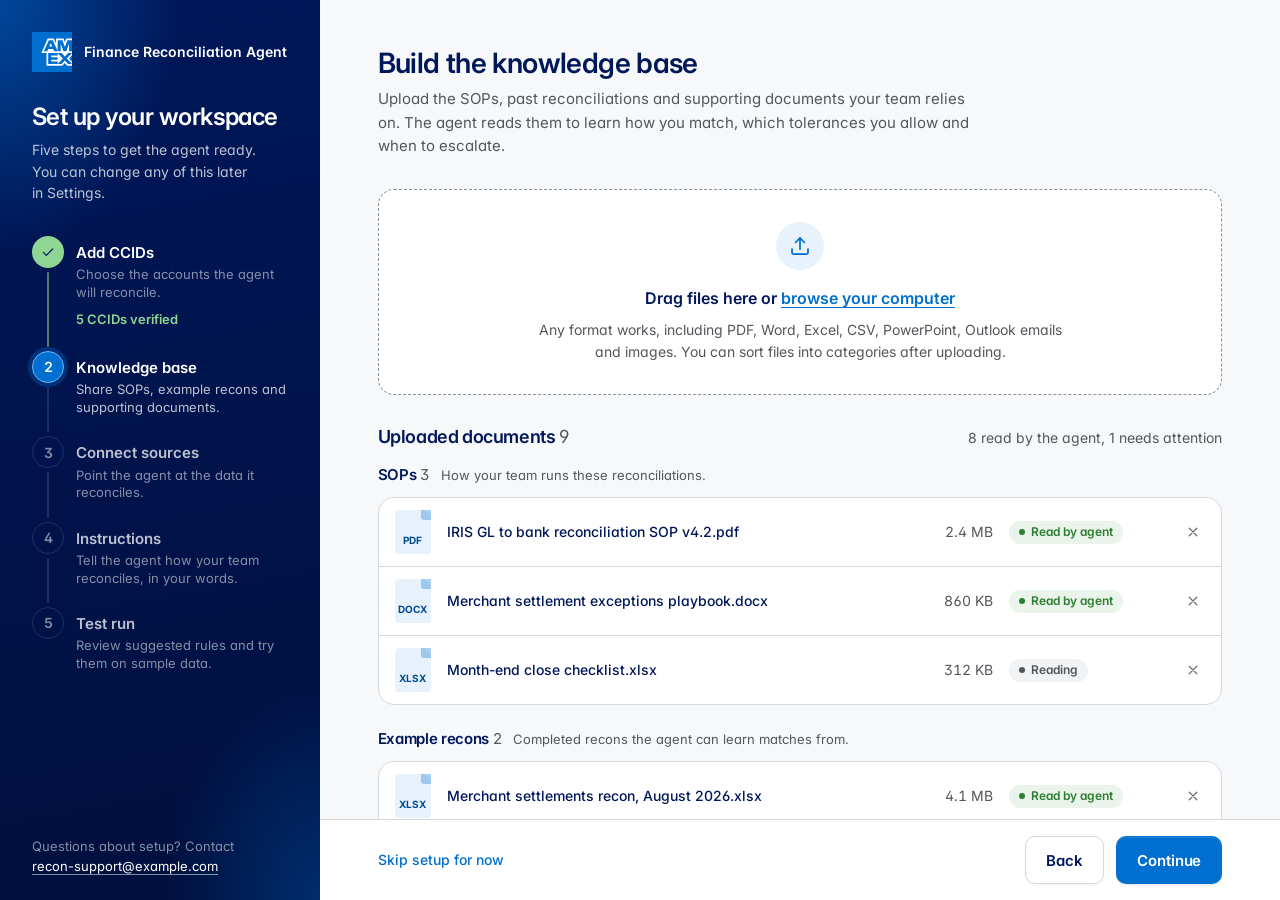
<file: Agentic-Fin-Rec/ui/onboarding-knowledge-base.html>
<!doctype html>
<html lang="en">
<head>
  <meta charset="utf-8">
  <meta name="viewport" content="width=1440">
  <title>Knowledge base · Set up · Finance Reconciliation Agent</title>
  <link rel="icon" type="image/svg+xml" href="assets/American_Express/Registered Trademark Left.svg">
  <link rel="preconnect" href="https://fonts.googleapis.com">
  <link rel="preconnect" href="https://fonts.gstatic.com" crossorigin>
  <link rel="stylesheet" href="https://fonts.googleapis.com/css2?family=Inter:wght@400;500;600;700&display=swap">
  <link rel="stylesheet" href="assets/css/tokens.css">
  <link rel="stylesheet" href="assets/css/base.css">
  <link rel="stylesheet" href="assets/css/onboarding.css">
</head>
<!-- Issue 2: Onboarding, step 2 of 5. Static UI: no JavaScript; buttons are links. -->
<body class="setup">
  <aside class="rail" aria-label="Setup progress">
    <a class="rail__brand" href="index.html" aria-label="American Express Finance Reconciliation Agent, sign-in page">
      <img class="rail__logo" src="assets/American_Express/Registered Trademark Left.svg" alt="" width="40" height="40">
      <span class="rail__product">Finance Reconciliation Agent</span>
    </a>

    <div class="rail__intro">
      <h2>Set up your workspace</h2>
      <p>Five steps to get the agent ready. You can change any of this later in Settings.</p>
    </div>

    <nav aria-label="Setup steps">
      <ol class="steps">
          <li class="steps__item is-done">
            <a class="steps__link" href="onboarding.html">
              <span class="steps__marker"><svg viewBox="0 0 24 24" fill="none" stroke="currentColor" stroke-width="1.75" stroke-linecap="round" stroke-linejoin="round" aria-hidden="true"><path d="m5 12.5 4.5 4.5L19 7.5"/></svg></span>
              <span>
                <span class="steps__title">Add CCIDs</span>
                <span class="steps__desc">Choose the accounts the agent will reconcile.</span>
              <span class="steps__result">5 CCIDs verified</span>
              </span>
            </a>
          </li>
          <li class="steps__item is-current">
            <a class="steps__link" href="onboarding-knowledge-base.html" aria-current="step">
              <span class="steps__marker">2</span>
              <span>
                <span class="steps__title">Knowledge base</span>
                <span class="steps__desc">Share SOPs, example recons and supporting documents.</span>
              </span>
            </a>
          </li>
          <li class="steps__item">
            <a class="steps__link" href="onboarding-sources.html">
              <span class="steps__marker">3</span>
              <span>
                <span class="steps__title">Connect sources</span>
                <span class="steps__desc">Point the agent at the data it reconciles.</span>
              </span>
            </a>
          </li>
          <li class="steps__item">
            <a class="steps__link" href="onboarding-instructions.html">
              <span class="steps__marker">4</span>
              <span>
                <span class="steps__title">Instructions</span>
                <span class="steps__desc">Tell the agent how your team reconciles, in your words.</span>
              </span>
            </a>
          </li>
          <li class="steps__item">
            <a class="steps__link" href="onboarding-test-run.html">
              <span class="steps__marker">5</span>
              <span>
                <span class="steps__title">Test run</span>
                <span class="steps__desc">Review suggested rules and try them on sample data.</span>
              </span>
            </a>
          </li>
      </ol>
    </nav>

    <p class="rail__help">Questions about setup? Contact <a href="mailto:recon-support@example.com">recon-support@example.com</a></p>
  </aside>

  <div class="work">
    <main class="work__scroll" id="main">
      <div class="work__inner">
        <header class="work__head">
          <h1>Build the knowledge base</h1>
          <p>Upload the SOPs, past reconciliations and supporting documents your team relies on. The agent reads them to learn how you match, which tolerances you allow and when to escalate.</p>
        </header>

        <label class="dropzone">
          <span class="dropzone__icon"><svg viewBox="0 0 24 24" fill="none" stroke="currentColor" stroke-width="1.75" stroke-linecap="round" stroke-linejoin="round" aria-hidden="true"><path d="M12 15V4"/><path d="m7.5 8.5 4.5-4.5 4.5 4.5"/><path d="M4 15v3.5A1.5 1.5 0 0 0 5.5 20h13a1.5 1.5 0 0 0 1.5-1.5V15"/></svg></span>
          <span class="dropzone__title">Drag files here or <span>browse your computer</span></span>
          <span class="dropzone__formats">Any format works, including PDF, Word, Excel, CSV, PowerPoint, Outlook emails and images. You can sort files into categories after uploading.</span>
          <input class="file-input" type="file" multiple>
        </label>

        <section class="section" aria-labelledby="docs-title">
          <div class="section__head">
            <h2 id="docs-title">Uploaded documents <span class="section__count">9</span></h2>
            <p>8 read by the agent, 1 needs attention</p>
          </div>
          <div class="doc-groups">
          <div class="doc-group">
            <div class="doc-group__head">
              <h3>SOPs <span class="section__count">3</span></h3>
              <p>How your team runs these reconciliations.</p>
            </div>
            <ul class="doc-list">
              <li class="doc">
                <span class="doc__type" aria-hidden="true">PDF</span>
                <div>
                  <span class="doc__name">IRIS GL to bank reconciliation SOP v4.2.pdf</span>
                </div>
                <span class="doc__size">2.4 MB</span>
                <span class="chip chip--success">Read by agent</span>
                <button class="icon-btn" type="button" aria-label="Remove IRIS GL to bank reconciliation SOP v4.2.pdf"><svg viewBox="0 0 24 24" fill="none" stroke="currentColor" stroke-width="1.75" stroke-linecap="round" stroke-linejoin="round" aria-hidden="true"><path d="M7 7l10 10M17 7 7 17"/></svg></button>
              </li>
              <li class="doc">
                <span class="doc__type" aria-hidden="true">DOCX</span>
                <div>
                  <span class="doc__name">Merchant settlement exceptions playbook.docx</span>
                </div>
                <span class="doc__size">860 KB</span>
                <span class="chip chip--success">Read by agent</span>
                <button class="icon-btn" type="button" aria-label="Remove Merchant settlement exceptions playbook.docx"><svg viewBox="0 0 24 24" fill="none" stroke="currentColor" stroke-width="1.75" stroke-linecap="round" stroke-linejoin="round" aria-hidden="true"><path d="M7 7l10 10M17 7 7 17"/></svg></button>
              </li>
              <li class="doc">
                <span class="doc__type" aria-hidden="true">XLSX</span>
                <div>
                  <span class="doc__name">Month-end close checklist.xlsx</span>
                </div>
                <span class="doc__size">312 KB</span>
                <span class="chip">Reading</span>
                <button class="icon-btn" type="button" aria-label="Remove Month-end close checklist.xlsx"><svg viewBox="0 0 24 24" fill="none" stroke="currentColor" stroke-width="1.75" stroke-linecap="round" stroke-linejoin="round" aria-hidden="true"><path d="M7 7l10 10M17 7 7 17"/></svg></button>
              </li>
            </ul>
          </div>
          <div class="doc-group">
            <div class="doc-group__head">
              <h3>Example recons <span class="section__count">2</span></h3>
              <p>Completed recons the agent can learn matches from.</p>
            </div>
            <ul class="doc-list">
              <li class="doc">
                <span class="doc__type" aria-hidden="true">XLSX</span>
                <div>
                  <span class="doc__name">Merchant settlements recon, August 2026.xlsx</span>
                </div>
                <span class="doc__size">4.1 MB</span>
                <span class="chip chip--success">Read by agent</span>
                <button class="icon-btn" type="button" aria-label="Remove Merchant settlements recon, August 2026.xlsx"><svg viewBox="0 0 24 24" fill="none" stroke="currentColor" stroke-width="1.75" stroke-linecap="round" stroke-linejoin="round" aria-hidden="true"><path d="M7 7l10 10M17 7 7 17"/></svg></button>
              </li>
              <li class="doc">
                <span class="doc__type" aria-hidden="true">CSV</span>
                <div>
                  <span class="doc__name">Intercompany clearing recon Q2.csv</span>
                </div>
                <span class="doc__size">1.2 MB</span>
                <span class="chip chip--success">Read by agent</span>
                <button class="icon-btn" type="button" aria-label="Remove Intercompany clearing recon Q2.csv"><svg viewBox="0 0 24 24" fill="none" stroke="currentColor" stroke-width="1.75" stroke-linecap="round" stroke-linejoin="round" aria-hidden="true"><path d="M7 7l10 10M17 7 7 17"/></svg></button>
              </li>
            </ul>
          </div>
          <div class="doc-group">
            <div class="doc-group__head">
              <h3>Supporting documents <span class="section__count">4</span></h3>
              <p>Policies, statements, approvals and anything else useful.</p>
            </div>
            <ul class="doc-list">
              <li class="doc">
                <span class="doc__type" aria-hidden="true">PDF</span>
                <div>
                  <span class="doc__name">FX rate policy 2026.pdf</span>
                </div>
                <span class="doc__size">1.8 MB</span>
                <span class="chip chip--success">Read by agent</span>
                <button class="icon-btn" type="button" aria-label="Remove FX rate policy 2026.pdf"><svg viewBox="0 0 24 24" fill="none" stroke="currentColor" stroke-width="1.75" stroke-linecap="round" stroke-linejoin="round" aria-hidden="true"><path d="M7 7l10 10M17 7 7 17"/></svg></button>
              </li>
              <li class="doc">
                <span class="doc__type" aria-hidden="true">PDF</span>
                <div>
                  <span class="doc__name">Bank statement sample, September.pdf</span>
                </div>
                <span class="doc__size">640 KB</span>
                <span class="chip chip--success">Read by agent</span>
                <button class="icon-btn" type="button" aria-label="Remove Bank statement sample, September.pdf"><svg viewBox="0 0 24 24" fill="none" stroke="currentColor" stroke-width="1.75" stroke-linecap="round" stroke-linejoin="round" aria-hidden="true"><path d="M7 7l10 10M17 7 7 17"/></svg></button>
              </li>
              <li class="doc">
                <span class="doc__type" aria-hidden="true">MSG</span>
                <div>
                  <span class="doc__name">Approval email, tolerance change.msg</span>
                </div>
                <span class="doc__size">96 KB</span>
                <span class="chip chip--success">Read by agent</span>
                <button class="icon-btn" type="button" aria-label="Remove Approval email, tolerance change.msg"><svg viewBox="0 0 24 24" fill="none" stroke="currentColor" stroke-width="1.75" stroke-linecap="round" stroke-linejoin="round" aria-hidden="true"><path d="M7 7l10 10M17 7 7 17"/></svg></button>
              </li>
              <li class="doc">
                <span class="doc__type" aria-hidden="true">PNG</span>
                <div>
                  <span class="doc__name">Account mapping screenshot.png</span>
                  <span class="doc__note">Text in the image is too small to read. Upload a higher-resolution copy.</span>
                </div>
                <span class="doc__size">410 KB</span>
                <span class="chip chip--error">Couldn't read</span>
                <button class="icon-btn" type="button" aria-label="Remove Account mapping screenshot.png"><svg viewBox="0 0 24 24" fill="none" stroke="currentColor" stroke-width="1.75" stroke-linecap="round" stroke-linejoin="round" aria-hidden="true"><path d="M7 7l10 10M17 7 7 17"/></svg></button>
              </li>
            </ul>
          </div>
          </div>
        </section>
      </div>
    </main>

    <footer class="actions">
      <a class="link actions__skip" href="dashboard.html">Skip setup for now</a>
      <a class="btn btn--secondary" href="onboarding.html">Back</a>
      <a class="btn btn--primary" href="onboarding-sources.html">Continue</a>
    </footer>
  </div>
</body>
</html>
</file>
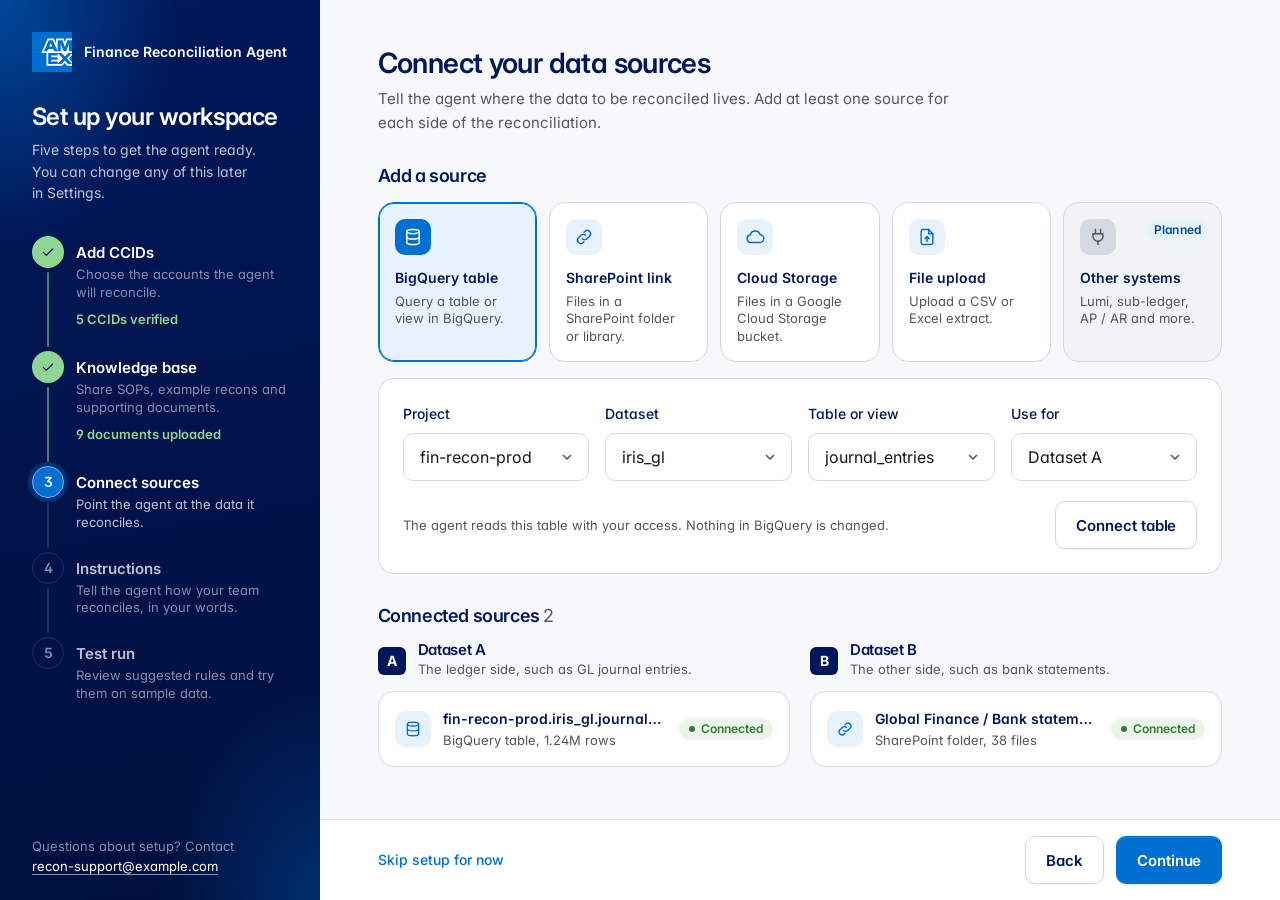
<file: Agentic-Fin-Rec/ui/onboarding-sources.html>
<!doctype html>
<html lang="en">
<head>
  <meta charset="utf-8">
  <meta name="viewport" content="width=1440">
  <title>Connect sources · Set up · Finance Reconciliation Agent</title>
  <link rel="icon" type="image/svg+xml" href="assets/American_Express/Registered Trademark Left.svg">
  <link rel="preconnect" href="https://fonts.googleapis.com">
  <link rel="preconnect" href="https://fonts.gstatic.com" crossorigin>
  <link rel="stylesheet" href="https://fonts.googleapis.com/css2?family=Inter:wght@400;500;600;700&display=swap">
  <link rel="stylesheet" href="assets/css/tokens.css">
  <link rel="stylesheet" href="assets/css/base.css">
  <link rel="stylesheet" href="assets/css/onboarding.css">
</head>
<!-- Issue 2: Onboarding, step 3 of 5. Static UI: no JavaScript; buttons are links. -->
<body class="setup">
  <aside class="rail" aria-label="Setup progress">
    <a class="rail__brand" href="index.html" aria-label="American Express Finance Reconciliation Agent, sign-in page">
      <img class="rail__logo" src="assets/American_Express/Registered Trademark Left.svg" alt="" width="40" height="40">
      <span class="rail__product">Finance Reconciliation Agent</span>
    </a>

    <div class="rail__intro">
      <h2>Set up your workspace</h2>
      <p>Five steps to get the agent ready. You can change any of this later in Settings.</p>
    </div>

    <nav aria-label="Setup steps">
      <ol class="steps">
          <li class="steps__item is-done">
            <a class="steps__link" href="onboarding.html">
              <span class="steps__marker"><svg viewBox="0 0 24 24" fill="none" stroke="currentColor" stroke-width="1.75" stroke-linecap="round" stroke-linejoin="round" aria-hidden="true"><path d="m5 12.5 4.5 4.5L19 7.5"/></svg></span>
              <span>
                <span class="steps__title">Add CCIDs</span>
                <span class="steps__desc">Choose the accounts the agent will reconcile.</span>
              <span class="steps__result">5 CCIDs verified</span>
              </span>
            </a>
          </li>
          <li class="steps__item is-done">
            <a class="steps__link" href="onboarding-knowledge-base.html">
              <span class="steps__marker"><svg viewBox="0 0 24 24" fill="none" stroke="currentColor" stroke-width="1.75" stroke-linecap="round" stroke-linejoin="round" aria-hidden="true"><path d="m5 12.5 4.5 4.5L19 7.5"/></svg></span>
              <span>
                <span class="steps__title">Knowledge base</span>
                <span class="steps__desc">Share SOPs, example recons and supporting documents.</span>
              <span class="steps__result">9 documents uploaded</span>
              </span>
            </a>
          </li>
          <li class="steps__item is-current">
            <a class="steps__link" href="onboarding-sources.html" aria-current="step">
              <span class="steps__marker">3</span>
              <span>
                <span class="steps__title">Connect sources</span>
                <span class="steps__desc">Point the agent at the data it reconciles.</span>
              </span>
            </a>
          </li>
          <li class="steps__item">
            <a class="steps__link" href="onboarding-instructions.html">
              <span class="steps__marker">4</span>
              <span>
                <span class="steps__title">Instructions</span>
                <span class="steps__desc">Tell the agent how your team reconciles, in your words.</span>
              </span>
            </a>
          </li>
          <li class="steps__item">
            <a class="steps__link" href="onboarding-test-run.html">
              <span class="steps__marker">5</span>
              <span>
                <span class="steps__title">Test run</span>
                <span class="steps__desc">Review suggested rules and try them on sample data.</span>
              </span>
            </a>
          </li>
      </ol>
    </nav>

    <p class="rail__help">Questions about setup? Contact <a href="mailto:recon-support@example.com">recon-support@example.com</a></p>
  </aside>

  <div class="work">
    <main class="work__scroll" id="main">
      <div class="work__inner">
        <header class="work__head">
          <h1>Connect your data sources</h1>
          <p>Tell the agent where the data to be reconciled lives. Add at least one source for each side of the reconciliation.</p>
        </header>

        <section class="section sources" aria-labelledby="add-source-title">
          <div class="section__head">
            <h2 id="add-source-title">Add a source</h2>
          </div>

          <fieldset class="source-types">
            <legend class="visually-hidden">Source type</legend>
          <label class="source-card">
            <input type="radio" name="source-type" id="src-bigquery" checked>
            <span class="source-card__icon"><svg viewBox="0 0 24 24" fill="none" stroke="currentColor" stroke-width="1.75" stroke-linecap="round" stroke-linejoin="round" aria-hidden="true"><ellipse cx="12" cy="5.5" rx="7.5" ry="2.5"/><path d="M4.5 5.5v13c0 1.4 3.4 2.5 7.5 2.5s7.5-1.1 7.5-2.5v-13"/><path d="M4.5 12c0 1.4 3.4 2.5 7.5 2.5s7.5-1.1 7.5-2.5"/></svg></span>
            <span class="source-card__title">BigQuery table</span>
            <span class="source-card__desc">Query a table or view in BigQuery.</span>
          </label>
          <label class="source-card">
            <input type="radio" name="source-type" id="src-sharepoint">
            <span class="source-card__icon"><svg viewBox="0 0 24 24" fill="none" stroke="currentColor" stroke-width="1.75" stroke-linecap="round" stroke-linejoin="round" aria-hidden="true"><path d="M10 14a4 4 0 0 0 5.66 0l3-3a4 4 0 0 0-5.66-5.66l-1 1"/><path d="M14 10a4 4 0 0 0-5.66 0l-3 3a4 4 0 0 0 5.66 5.66l1-1"/></svg></span>
            <span class="source-card__title">SharePoint link</span>
            <span class="source-card__desc">Files in a SharePoint folder or library.</span>
          </label>
          <label class="source-card">
            <input type="radio" name="source-type" id="src-gcs">
            <span class="source-card__icon"><svg viewBox="0 0 24 24" fill="none" stroke="currentColor" stroke-width="1.75" stroke-linecap="round" stroke-linejoin="round" aria-hidden="true"><path d="M7 18.5a4.5 4.5 0 0 1-.6-8.96A6 6 0 0 1 18 9a4.5 4.5 0 0 1-.5 9.5H7Z"/></svg></span>
            <span class="source-card__title">Cloud Storage</span>
            <span class="source-card__desc">Files in a Google Cloud Storage bucket.</span>
          </label>
          <label class="source-card">
            <input type="radio" name="source-type" id="src-upload">
            <span class="source-card__icon"><svg viewBox="0 0 24 24" fill="none" stroke="currentColor" stroke-width="1.75" stroke-linecap="round" stroke-linejoin="round" aria-hidden="true"><path d="M14 3H7a2 2 0 0 0-2 2v14a2 2 0 0 0 2 2h10a2 2 0 0 0 2-2V8l-5-5Z"/><path d="M14 3v5h5"/><path d="M12 17.5v-6"/><path d="m9.5 14 2.5-2.5 2.5 2.5"/></svg></span>
            <span class="source-card__title">File upload</span>
            <span class="source-card__desc">Upload a CSV or Excel extract.</span>
          </label>
          <label class="source-card">
            <input type="radio" name="source-type" id="src-other" disabled>
            <span class="source-card__icon"><svg viewBox="0 0 24 24" fill="none" stroke="currentColor" stroke-width="1.75" stroke-linecap="round" stroke-linejoin="round" aria-hidden="true"><path d="M9 3v5M15 3v5"/><path d="M6 8h12v3a6 6 0 0 1-12 0V8Z"/><path d="M12 17v4"/></svg></span>
            <span class="source-card__title">Other systems</span>
            <span class="source-card__desc">Lumi, sub-ledger, AP / AR and more.</span>
            <span class="badge">Planned</span>
          </label>
          </fieldset>

          <div class="panel source-form source-form--bigquery">
            <div class="form-grid" style="grid-template-columns: repeat(4, minmax(0, 1fr))">
              <div class="field">
                <label class="field__label" for="bq-project">Project</label>
                <div class="select"><select id="bq-project"><option>fin-recon-prod</option><option>fin-recon-uat</option></select></div>
              </div>
              <div class="field">
                <label class="field__label" for="bq-dataset">Dataset</label>
                <div class="select"><select id="bq-dataset"><option>iris_gl</option><option>bank_feeds</option><option>sub_ledgers</option></select></div>
              </div>
              <div class="field">
                <label class="field__label" for="bq-table">Table or view</label>
                <div class="select"><select id="bq-table"><option>journal_entries</option><option>je_lines_daily</option><option>account_balances</option></select></div>
              </div>
              <div class="field">
                <label class="field__label" for="bq-use">Use for</label>
                <div class="select">
                  <select id="bq-use">
                    <option>Dataset A</option>
                    <option>Dataset B</option>
                  </select>
                </div>
              </div>
            </div>
            <div class="form-row">
              <p class="hint">The agent reads this table with your access. Nothing in BigQuery is changed.</p>
              <button class="btn btn--secondary" type="button">Connect table</button>
            </div>
          </div>

          <div class="panel source-form source-form--sharepoint">
            <div class="form-grid form-grid--wide">
              <div class="field">
                <label class="field__label" for="sp-link">SharePoint link</label>
                <input class="input" id="sp-link" type="url" placeholder="https://yourcompany.sharepoint.com/sites/finance/Shared Documents/…">
              </div>
              <div class="field">
                <label class="field__label" for="sp-use">Use for</label>
                <div class="select">
                  <select id="sp-use">
                    <option>Dataset A</option>
                    <option>Dataset B</option>
                  </select>
                </div>
              </div>
            </div>
            <div class="form-row">
              <p class="hint">Paste a link to a folder or a single file. Every file in a folder is included.</p>
              <button class="btn btn--secondary" type="button">Connect link</button>
            </div>
          </div>

          <div class="panel source-form source-form--gcs">
            <div class="form-grid form-grid--wide">
              <div class="field">
                <label class="field__label" for="gcs-path">Bucket path</label>
                <input class="input" id="gcs-path" type="text" placeholder="gs://bucket-name/folder/">
              </div>
              <div class="field">
                <label class="field__label" for="gcs-use">Use for</label>
                <div class="select">
                  <select id="gcs-use">
                    <option>Dataset A</option>
                    <option>Dataset B</option>
                  </select>
                </div>
              </div>
            </div>
            <div class="form-row">
              <p class="hint">All files under this path are included.</p>
              <button class="btn btn--secondary" type="button">Connect bucket</button>
            </div>
          </div>

          <div class="panel source-form source-form--upload">
            <div class="form-grid form-grid--wide">
              <label class="dropzone" style="padding: var(--space-6)">
                <span class="dropzone__title">Drag a CSV or Excel file here or <span>browse</span></span>
                <input class="file-input" type="file" accept=".csv,.xlsx,.xls">
              </label>
              <div class="field">
                <label class="field__label" for="up-use">Use for</label>
                <div class="select">
                  <select id="up-use">
                    <option>Dataset A</option>
                    <option>Dataset B</option>
                  </select>
                </div>
              </div>
            </div>
          </div>
        </section>

        <section class="section" aria-labelledby="connected-title">
          <div class="section__head">
            <h2 id="connected-title">Connected sources <span class="section__count">2</span></h2>
          </div>
          <div class="lanes">
            <div class="lane">
              <div class="lane__head">
                <span class="lane__tag" aria-hidden="true">A</span>
                <div>
                  <h3>Dataset A</h3>
                  <p>The ledger side, such as GL journal entries.</p>
                </div>
              </div>
              <div class="conn">
                <span class="conn__icon"><svg viewBox="0 0 24 24" fill="none" stroke="currentColor" stroke-width="1.75" stroke-linecap="round" stroke-linejoin="round" aria-hidden="true"><ellipse cx="12" cy="5.5" rx="7.5" ry="2.5"/><path d="M4.5 5.5v13c0 1.4 3.4 2.5 7.5 2.5s7.5-1.1 7.5-2.5v-13"/><path d="M4.5 12c0 1.4 3.4 2.5 7.5 2.5s7.5-1.1 7.5-2.5"/></svg></span>
                <div>
                  <span class="conn__name">fin-recon-prod.iris_gl.journal_entries</span>
                  <span class="conn__meta">BigQuery table, 1.24M rows</span>
                </div>
                <span class="chip chip--success">Connected</span>
              </div>
            </div>
            <div class="lane">
              <div class="lane__head">
                <span class="lane__tag" aria-hidden="true">B</span>
                <div>
                  <h3>Dataset B</h3>
                  <p>The other side, such as bank statements.</p>
                </div>
              </div>
              <div class="conn">
                <span class="conn__icon"><svg viewBox="0 0 24 24" fill="none" stroke="currentColor" stroke-width="1.75" stroke-linecap="round" stroke-linejoin="round" aria-hidden="true"><path d="M10 14a4 4 0 0 0 5.66 0l3-3a4 4 0 0 0-5.66-5.66l-1 1"/><path d="M14 10a4 4 0 0 0-5.66 0l-3 3a4 4 0 0 0 5.66 5.66l1-1"/></svg></span>
                <div>
                  <span class="conn__name">Global Finance / Bank statements / 2026</span>
                  <span class="conn__meta">SharePoint folder, 38 files</span>
                </div>
                <span class="chip chip--success">Connected</span>
              </div>
            </div>
          </div>
        </section>
      </div>
    </main>

    <footer class="actions">
      <a class="link actions__skip" href="dashboard.html">Skip setup for now</a>
      <a class="btn btn--secondary" href="onboarding-knowledge-base.html">Back</a>
      <a class="btn btn--primary" href="onboarding-instructions.html">Continue</a>
    </footer>
  </div>
</body>
</html>
</file>
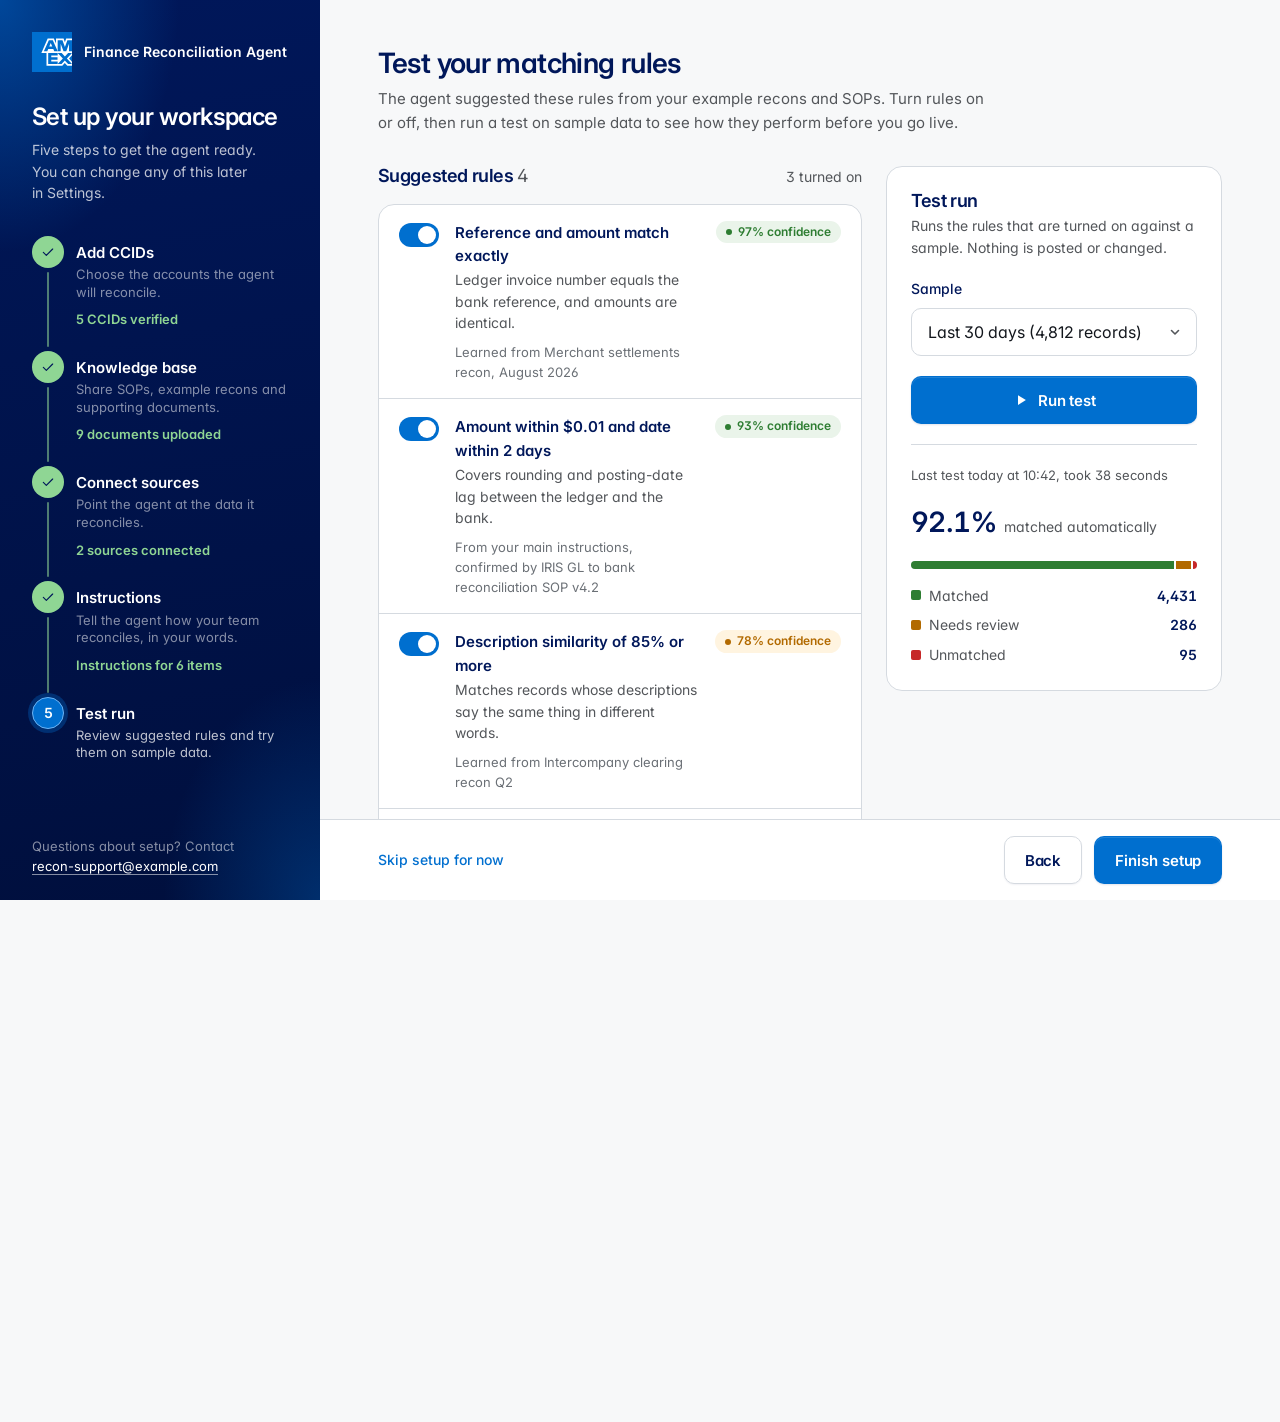
<file: Agentic-Fin-Rec/ui/onboarding-test-run.html>
<!doctype html>
<html lang="en">
<head>
  <meta charset="utf-8">
  <meta name="viewport" content="width=1440">
  <title>Test run · Set up · Finance Reconciliation Agent</title>
  <link rel="icon" type="image/svg+xml" href="assets/American_Express/Registered Trademark Left.svg">
  <link rel="preconnect" href="https://fonts.googleapis.com">
  <link rel="preconnect" href="https://fonts.gstatic.com" crossorigin>
  <link rel="stylesheet" href="https://fonts.googleapis.com/css2?family=Inter:wght@400;500;600;700&display=swap">
  <link rel="stylesheet" href="assets/css/tokens.css">
  <link rel="stylesheet" href="assets/css/base.css">
  <link rel="stylesheet" href="assets/css/onboarding.css">
</head>
<!-- Issue 2: Onboarding, step 5 of 5. Static UI: no JavaScript; buttons are links. -->
<body class="setup">
  <aside class="rail" aria-label="Setup progress">
    <a class="rail__brand" href="index.html" aria-label="American Express Finance Reconciliation Agent, sign-in page">
      <img class="rail__logo" src="assets/American_Express/Registered Trademark Left.svg" alt="" width="40" height="40">
      <span class="rail__product">Finance Reconciliation Agent</span>
    </a>

    <div class="rail__intro">
      <h2>Set up your workspace</h2>
      <p>Five steps to get the agent ready. You can change any of this later in Settings.</p>
    </div>

    <nav aria-label="Setup steps">
      <ol class="steps">
          <li class="steps__item is-done">
            <a class="steps__link" href="onboarding.html">
              <span class="steps__marker"><svg viewBox="0 0 24 24" fill="none" stroke="currentColor" stroke-width="1.75" stroke-linecap="round" stroke-linejoin="round" aria-hidden="true"><path d="m5 12.5 4.5 4.5L19 7.5"/></svg></span>
              <span>
                <span class="steps__title">Add CCIDs</span>
                <span class="steps__desc">Choose the accounts the agent will reconcile.</span>
              <span class="steps__result">5 CCIDs verified</span>
              </span>
            </a>
          </li>
          <li class="steps__item is-done">
            <a class="steps__link" href="onboarding-knowledge-base.html">
              <span class="steps__marker"><svg viewBox="0 0 24 24" fill="none" stroke="currentColor" stroke-width="1.75" stroke-linecap="round" stroke-linejoin="round" aria-hidden="true"><path d="m5 12.5 4.5 4.5L19 7.5"/></svg></span>
              <span>
                <span class="steps__title">Knowledge base</span>
                <span class="steps__desc">Share SOPs, example recons and supporting documents.</span>
              <span class="steps__result">9 documents uploaded</span>
              </span>
            </a>
          </li>
          <li class="steps__item is-done">
            <a class="steps__link" href="onboarding-sources.html">
              <span class="steps__marker"><svg viewBox="0 0 24 24" fill="none" stroke="currentColor" stroke-width="1.75" stroke-linecap="round" stroke-linejoin="round" aria-hidden="true"><path d="m5 12.5 4.5 4.5L19 7.5"/></svg></span>
              <span>
                <span class="steps__title">Connect sources</span>
                <span class="steps__desc">Point the agent at the data it reconciles.</span>
              <span class="steps__result">2 sources connected</span>
              </span>
            </a>
          </li>
          <li class="steps__item is-done">
            <a class="steps__link" href="onboarding-instructions.html">
              <span class="steps__marker"><svg viewBox="0 0 24 24" fill="none" stroke="currentColor" stroke-width="1.75" stroke-linecap="round" stroke-linejoin="round" aria-hidden="true"><path d="m5 12.5 4.5 4.5L19 7.5"/></svg></span>
              <span>
                <span class="steps__title">Instructions</span>
                <span class="steps__desc">Tell the agent how your team reconciles, in your words.</span>
              <span class="steps__result">Instructions for 6 items</span>
              </span>
            </a>
          </li>
          <li class="steps__item is-current">
            <a class="steps__link" href="onboarding-test-run.html" aria-current="step">
              <span class="steps__marker">5</span>
              <span>
                <span class="steps__title">Test run</span>
                <span class="steps__desc">Review suggested rules and try them on sample data.</span>
              </span>
            </a>
          </li>
      </ol>
    </nav>

    <p class="rail__help">Questions about setup? Contact <a href="mailto:recon-support@example.com">recon-support@example.com</a></p>
  </aside>

  <div class="work">
    <main class="work__scroll" id="main">
      <div class="work__inner">
        <header class="work__head">
          <h1>Test your matching rules</h1>
          <p>The agent suggested these rules from your example recons and SOPs. Turn rules on or off, then run a test on sample data to see how they perform before you go live.</p>
        </header>

        <div class="test-layout">
          <section class="section" aria-labelledby="rules-title">
            <div class="section__head">
              <h2 id="rules-title">Suggested rules <span class="section__count">4</span></h2>
              <p>3 turned on</p>
            </div>
            <ul class="rules">
              <li class="rule">
                <label class="switch">
                  <input type="checkbox" checked aria-label="Use rule: Reference and amount match exactly">
                  <span class="switch__track"></span>
                </label>
                <div>
                  <span class="rule__title">Reference and amount match exactly</span>
                  <span class="rule__desc">Ledger invoice number equals the bank reference, and amounts are identical.</span>
                  <span class="rule__source">Learned from Merchant settlements recon, August 2026</span>
                </div>
                <span class="chip chip--success">97% confidence</span>
              </li>
              <li class="rule">
                <label class="switch">
                  <input type="checkbox" checked aria-label="Use rule: Amount within $0.01 and date within 2 days">
                  <span class="switch__track"></span>
                </label>
                <div>
                  <span class="rule__title">Amount within $0.01 and date within 2 days</span>
                  <span class="rule__desc">Covers rounding and posting-date lag between the ledger and the bank.</span>
                  <span class="rule__source">From your main instructions, confirmed by IRIS GL to bank reconciliation SOP v4.2</span>
                </div>
                <span class="chip chip--success">93% confidence</span>
              </li>
              <li class="rule">
                <label class="switch">
                  <input type="checkbox" checked aria-label="Use rule: Description similarity of 85% or more">
                  <span class="switch__track"></span>
                </label>
                <div>
                  <span class="rule__title">Description similarity of 85% or more</span>
                  <span class="rule__desc">Matches records whose descriptions say the same thing in different words.</span>
                  <span class="rule__source">Learned from Intercompany clearing recon Q2</span>
                </div>
                <span class="chip chip--warning">78% confidence</span>
              </li>
              <li class="rule">
                <label class="switch">
                  <input type="checkbox" aria-label="Use rule: Group settlements by batch ID">
                  <span class="switch__track"></span>
                </label>
                <div>
                  <span class="rule__title">Group settlements by batch ID</span>
                  <span class="rule__desc">Matches one bank deposit to several ledger lines that share a batch ID.</span>
                  <span class="rule__source">Suggested from patterns in Merchant settlements recon, August 2026</span>
                </div>
                <span class="chip chip--warning">71% confidence</span>
              </li>
            </ul>
          </section>

          <aside class="panel run" aria-labelledby="run-title">
            <div>
              <h2 id="run-title">Test run</h2>
              <p class="run__intro">Runs the rules that are turned on against a sample. Nothing is posted or changed.</p>
            </div>
            <div class="field">
              <label class="field__label" for="sample">Sample</label>
              <div class="select">
                <select id="sample">
                  <option>Last 30 days (4,812 records)</option>
                  <option>Last 7 days (1,106 records)</option>
                  <option>August 2026 close (5,340 records)</option>
                </select>
              </div>
            </div>
            <button class="btn btn--primary btn--block" type="button"><svg viewBox="0 0 24 24" fill="none" stroke="currentColor" stroke-width="1.75" stroke-linecap="round" stroke-linejoin="round" aria-hidden="true"><path d="M8 5.5v13l10.5-6.5L8 5.5Z" fill="currentColor" stroke="none"/></svg> Run test</button>

            <div class="run__result">
              <p class="run__when">Last test today at 10:42, took 38 seconds</p>
              <p class="run__rate"><strong>92.1%</strong> <span>matched automatically</span></p>
              <div class="outcome" role="img" aria-label="4,431 matched, 286 need review, 95 unmatched">
                <span class="outcome__matched" style="width: 92.1%"></span>
                <span class="outcome__review" style="width: 5.9%"></span>
                <span class="outcome__none" style="width: 2%"></span>
              </div>
              <ul class="legend">
                <li style="--swatch: var(--color-success)">Matched <strong>4,431</strong></li>
                <li style="--swatch: var(--color-warning)">Needs review <strong>286</strong></li>
                <li style="--swatch: var(--color-error)">Unmatched <strong>95</strong></li>
              </ul>
            </div>
          </aside>
        </div>

        <section class="section" aria-labelledby="matches-title">
          <div class="section__head">
            <h2 id="matches-title">Review matches from the test</h2>
            <p>4 of 5 reviewed: 2 approved, 1 not sure, 1 declined. Your answers teach the agent.</p>
          </div>
          <div class="table-wrap">
            <table class="table">
              <thead>
                <tr>
                  <th scope="col">Dataset A record</th>
                  <th scope="col">Dataset B record</th>
                  <th scope="col">Matched by</th>
                  <th scope="col">Your review</th>
                </tr>
              </thead>
              <tbody>
                <tr>
                  <td><span class="rec"><span class="rec__line"><b>INV-20418</b><span class="rec__amount">$12,480.00</span></span><span>Merchant settlement</span></span></td>
                  <td><span class="rec"><span class="rec__line"><b>TXN-88213</b><span class="rec__amount">$12,480.00</span></span><span>AMEX SETTLE 0918</span></span></td>
                  <td><span class="rule-cell"><span>Reference and amount</span><span class="chip chip--success">99% confidence</span></span></td>
                  <td><fieldset class="verdict">
                      <legend class="visually-hidden">Review match for INV-20418</legend>
                      <label class="verdict__opt verdict__opt--approve"><input type="radio" name="verdict-INV-20418" value="approve" checked><svg viewBox="0 0 24 24" fill="none" stroke="currentColor" stroke-width="1.75" stroke-linecap="round" stroke-linejoin="round" aria-hidden="true"><path d="m5 12.5 4.5 4.5L19 7.5"/></svg>Approve</label><label class="verdict__opt verdict__opt--unsure"><input type="radio" name="verdict-INV-20418" value="unsure"><svg viewBox="0 0 24 24" fill="none" stroke="currentColor" stroke-width="1.75" stroke-linecap="round" stroke-linejoin="round" aria-hidden="true"><circle cx="12" cy="12" r="9"/><path d="M9.6 9.2a2.5 2.5 0 0 1 4.8 1c0 1.7-2.4 2.2-2.4 3.6"/><circle cx="12" cy="17" r=".6" fill="currentColor"/></svg>Not sure</label><label class="verdict__opt verdict__opt--decline"><input type="radio" name="verdict-INV-20418" value="decline"><svg viewBox="0 0 24 24" fill="none" stroke="currentColor" stroke-width="1.75" stroke-linecap="round" stroke-linejoin="round" aria-hidden="true"><path d="M7 7l10 10M17 7 7 17"/></svg>Decline</label>
                    </fieldset></td>
                </tr>
                <tr>
                  <td><span class="rec"><span class="rec__line"><b>INV-20422</b><span class="rec__amount">$3,915.50</span></span><span>Merchant settlement</span></span></td>
                  <td><span class="rec"><span class="rec__line"><b>TXN-88240</b><span class="rec__amount">$3,915.50</span></span><span>AMEX SETTLE 0919</span></span></td>
                  <td><span class="rule-cell"><span>Reference and amount</span><span class="chip chip--success">98% confidence</span></span></td>
                  <td><fieldset class="verdict">
                      <legend class="visually-hidden">Review match for INV-20422</legend>
                      <label class="verdict__opt verdict__opt--approve"><input type="radio" name="verdict-INV-20422" value="approve"><svg viewBox="0 0 24 24" fill="none" stroke="currentColor" stroke-width="1.75" stroke-linecap="round" stroke-linejoin="round" aria-hidden="true"><path d="m5 12.5 4.5 4.5L19 7.5"/></svg>Approve</label><label class="verdict__opt verdict__opt--unsure"><input type="radio" name="verdict-INV-20422" value="unsure"><svg viewBox="0 0 24 24" fill="none" stroke="currentColor" stroke-width="1.75" stroke-linecap="round" stroke-linejoin="round" aria-hidden="true"><circle cx="12" cy="12" r="9"/><path d="M9.6 9.2a2.5 2.5 0 0 1 4.8 1c0 1.7-2.4 2.2-2.4 3.6"/><circle cx="12" cy="17" r=".6" fill="currentColor"/></svg>Not sure</label><label class="verdict__opt verdict__opt--decline"><input type="radio" name="verdict-INV-20422" value="decline"><svg viewBox="0 0 24 24" fill="none" stroke="currentColor" stroke-width="1.75" stroke-linecap="round" stroke-linejoin="round" aria-hidden="true"><path d="M7 7l10 10M17 7 7 17"/></svg>Decline</label>
                    </fieldset></td>
                </tr>
                <tr>
                  <td><span class="rec"><span class="rec__line"><b>JE-55102</b><span class="rec__amount">$27,000.00</span></span><span>Rewards accrual, September</span></span></td>
                  <td><span class="rec"><span class="rec__line"><b>TXN-88266</b><span class="rec__amount">$27,000.00</span></span><span>REWARDS ACCR SEP</span></span></td>
                  <td><span class="rule-cell"><span>Description similarity</span><span class="chip chip--success">88% confidence</span></span></td>
                  <td><fieldset class="verdict">
                      <legend class="visually-hidden">Review match for JE-55102</legend>
                      <label class="verdict__opt verdict__opt--approve"><input type="radio" name="verdict-JE-55102" value="approve" checked><svg viewBox="0 0 24 24" fill="none" stroke="currentColor" stroke-width="1.75" stroke-linecap="round" stroke-linejoin="round" aria-hidden="true"><path d="m5 12.5 4.5 4.5L19 7.5"/></svg>Approve</label><label class="verdict__opt verdict__opt--unsure"><input type="radio" name="verdict-JE-55102" value="unsure"><svg viewBox="0 0 24 24" fill="none" stroke="currentColor" stroke-width="1.75" stroke-linecap="round" stroke-linejoin="round" aria-hidden="true"><circle cx="12" cy="12" r="9"/><path d="M9.6 9.2a2.5 2.5 0 0 1 4.8 1c0 1.7-2.4 2.2-2.4 3.6"/><circle cx="12" cy="17" r=".6" fill="currentColor"/></svg>Not sure</label><label class="verdict__opt verdict__opt--decline"><input type="radio" name="verdict-JE-55102" value="decline"><svg viewBox="0 0 24 24" fill="none" stroke="currentColor" stroke-width="1.75" stroke-linecap="round" stroke-linejoin="round" aria-hidden="true"><path d="M7 7l10 10M17 7 7 17"/></svg>Decline</label>
                    </fieldset></td>
                </tr>
                <tr>
                  <td><span class="rec"><span class="rec__line"><b>INV-20427</b><span class="rec__amount">$860.12</span></span><span>Intercompany clearing</span></span></td>
                  <td><span class="rec"><span class="rec__line"><b>TXN-88251</b><span class="amount-diff">$860.00</span></span><span>IC CLEAR UK 0920, <span class="amount-diff">$0.12 difference</span></span></span></td>
                  <td><span class="rule-cell"><span>Description similarity</span><span class="chip chip--warning">74% confidence</span></span></td>
                  <td><fieldset class="verdict">
                      <legend class="visually-hidden">Review match for INV-20427</legend>
                      <label class="verdict__opt verdict__opt--approve"><input type="radio" name="verdict-INV-20427" value="approve"><svg viewBox="0 0 24 24" fill="none" stroke="currentColor" stroke-width="1.75" stroke-linecap="round" stroke-linejoin="round" aria-hidden="true"><path d="m5 12.5 4.5 4.5L19 7.5"/></svg>Approve</label><label class="verdict__opt verdict__opt--unsure"><input type="radio" name="verdict-INV-20427" value="unsure" checked><svg viewBox="0 0 24 24" fill="none" stroke="currentColor" stroke-width="1.75" stroke-linecap="round" stroke-linejoin="round" aria-hidden="true"><circle cx="12" cy="12" r="9"/><path d="M9.6 9.2a2.5 2.5 0 0 1 4.8 1c0 1.7-2.4 2.2-2.4 3.6"/><circle cx="12" cy="17" r=".6" fill="currentColor"/></svg>Not sure</label><label class="verdict__opt verdict__opt--decline"><input type="radio" name="verdict-INV-20427" value="decline"><svg viewBox="0 0 24 24" fill="none" stroke="currentColor" stroke-width="1.75" stroke-linecap="round" stroke-linejoin="round" aria-hidden="true"><path d="M7 7l10 10M17 7 7 17"/></svg>Decline</label>
                    </fieldset></td>
                </tr>
                <tr>
                  <td><span class="rec"><span class="rec__line"><b>INV-20431</b><span class="rec__amount">$5,210.00</span></span><span>Merchant settlement</span></span></td>
                  <td><span class="rec"><span class="rec__line"><b>TXN-88270</b><span class="amount-diff">$5,120.00</span></span><span>AMEX SETTLE 0921, <span class="amount-diff">$90.00 difference</span></span></span></td>
                  <td><span class="rule-cell"><span>Description similarity</span><span class="chip chip--warning">61% confidence</span></span></td>
                  <td><fieldset class="verdict">
                      <legend class="visually-hidden">Review match for INV-20431</legend>
                      <label class="verdict__opt verdict__opt--approve"><input type="radio" name="verdict-INV-20431" value="approve"><svg viewBox="0 0 24 24" fill="none" stroke="currentColor" stroke-width="1.75" stroke-linecap="round" stroke-linejoin="round" aria-hidden="true"><path d="m5 12.5 4.5 4.5L19 7.5"/></svg>Approve</label><label class="verdict__opt verdict__opt--unsure"><input type="radio" name="verdict-INV-20431" value="unsure"><svg viewBox="0 0 24 24" fill="none" stroke="currentColor" stroke-width="1.75" stroke-linecap="round" stroke-linejoin="round" aria-hidden="true"><circle cx="12" cy="12" r="9"/><path d="M9.6 9.2a2.5 2.5 0 0 1 4.8 1c0 1.7-2.4 2.2-2.4 3.6"/><circle cx="12" cy="17" r=".6" fill="currentColor"/></svg>Not sure</label><label class="verdict__opt verdict__opt--decline"><input type="radio" name="verdict-INV-20431" value="decline" checked><svg viewBox="0 0 24 24" fill="none" stroke="currentColor" stroke-width="1.75" stroke-linecap="round" stroke-linejoin="round" aria-hidden="true"><path d="M7 7l10 10M17 7 7 17"/></svg>Decline</label>
                    </fieldset></td>
                </tr>
                <tr>
                  <td><span class="rec"><span class="rec__line"><b>INV-20435</b><span class="rec__amount">$1,204.75</span></span><span>Merchant settlement</span></span></td>
                  <td class="table__muted">No likely match in Dataset B</td>
                  <td><span class="chip chip--error">Unmatched</span></td>
                  <td class="table__muted">Nothing to review</td>
                </tr>
              </tbody>
            </table>
          </div>
        </section>
      </div>
    </main>

    <footer class="actions">
      <a class="link actions__skip" href="dashboard.html">Skip setup for now</a>
      <a class="btn btn--secondary" href="onboarding-instructions.html">Back</a>
      <a class="btn btn--primary" href="dashboard.html">Finish setup</a>
    </footer>
  </div>
</body>
</html>
</file>
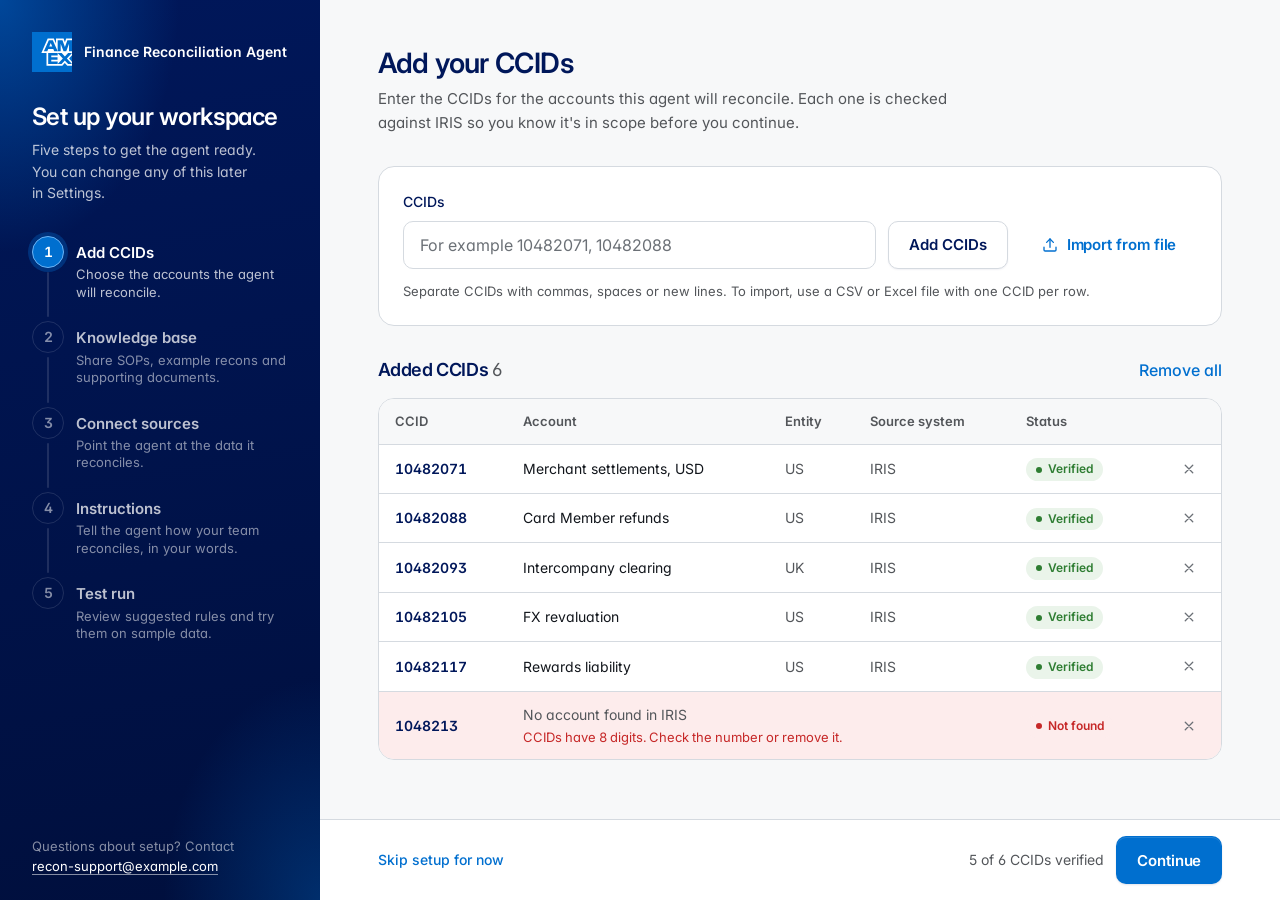
<file: Agentic-Fin-Rec/ui/onboarding.html>
<!doctype html>
<html lang="en">
<head>
  <meta charset="utf-8">
  <meta name="viewport" content="width=1440">
  <title>Add CCIDs · Set up · Finance Reconciliation Agent</title>
  <link rel="icon" type="image/svg+xml" href="assets/American_Express/Registered Trademark Left.svg">
  <link rel="preconnect" href="https://fonts.googleapis.com">
  <link rel="preconnect" href="https://fonts.gstatic.com" crossorigin>
  <link rel="stylesheet" href="https://fonts.googleapis.com/css2?family=Inter:wght@400;500;600;700&display=swap">
  <link rel="stylesheet" href="assets/css/tokens.css">
  <link rel="stylesheet" href="assets/css/base.css">
  <link rel="stylesheet" href="assets/css/onboarding.css">
</head>
<!-- Issue 2: Onboarding, step 1 of 5. Static UI: no JavaScript; buttons are links. -->
<body class="setup">
  <aside class="rail" aria-label="Setup progress">
    <a class="rail__brand" href="index.html" aria-label="American Express Finance Reconciliation Agent, sign-in page">
      <img class="rail__logo" src="assets/American_Express/Registered Trademark Left.svg" alt="" width="40" height="40">
      <span class="rail__product">Finance Reconciliation Agent</span>
    </a>

    <div class="rail__intro">
      <h2>Set up your workspace</h2>
      <p>Five steps to get the agent ready. You can change any of this later in Settings.</p>
    </div>

    <nav aria-label="Setup steps">
      <ol class="steps">
          <li class="steps__item is-current">
            <a class="steps__link" href="onboarding.html" aria-current="step">
              <span class="steps__marker">1</span>
              <span>
                <span class="steps__title">Add CCIDs</span>
                <span class="steps__desc">Choose the accounts the agent will reconcile.</span>
              </span>
            </a>
          </li>
          <li class="steps__item">
            <a class="steps__link" href="onboarding-knowledge-base.html">
              <span class="steps__marker">2</span>
              <span>
                <span class="steps__title">Knowledge base</span>
                <span class="steps__desc">Share SOPs, example recons and supporting documents.</span>
              </span>
            </a>
          </li>
          <li class="steps__item">
            <a class="steps__link" href="onboarding-sources.html">
              <span class="steps__marker">3</span>
              <span>
                <span class="steps__title">Connect sources</span>
                <span class="steps__desc">Point the agent at the data it reconciles.</span>
              </span>
            </a>
          </li>
          <li class="steps__item">
            <a class="steps__link" href="onboarding-instructions.html">
              <span class="steps__marker">4</span>
              <span>
                <span class="steps__title">Instructions</span>
                <span class="steps__desc">Tell the agent how your team reconciles, in your words.</span>
              </span>
            </a>
          </li>
          <li class="steps__item">
            <a class="steps__link" href="onboarding-test-run.html">
              <span class="steps__marker">5</span>
              <span>
                <span class="steps__title">Test run</span>
                <span class="steps__desc">Review suggested rules and try them on sample data.</span>
              </span>
            </a>
          </li>
      </ol>
    </nav>

    <p class="rail__help">Questions about setup? Contact <a href="mailto:recon-support@example.com">recon-support@example.com</a></p>
  </aside>

  <div class="work">
    <main class="work__scroll" id="main">
      <div class="work__inner">
        <header class="work__head">
          <h1>Add your CCIDs</h1>
          <p>Enter the CCIDs for the accounts this agent will reconcile. Each one is checked against IRIS so you know it's in scope before you continue.</p>
        </header>

        <section class="panel" aria-label="Add CCIDs">
          <div class="ccid-entry">
            <div class="field">
              <label class="field__label" for="ccid-input">CCIDs</label>
              <input class="input" id="ccid-input" type="text" inputmode="numeric" placeholder="For example 10482071, 10482088" aria-describedby="ccid-hint">
            </div>
            <button class="btn btn--secondary" type="button">Add CCIDs</button>
            <label class="btn btn--ghost">
              <svg viewBox="0 0 24 24" fill="none" stroke="currentColor" stroke-width="1.75" stroke-linecap="round" stroke-linejoin="round" aria-hidden="true"><path d="M12 15V4"/><path d="m7.5 8.5 4.5-4.5 4.5 4.5"/><path d="M4 15v3.5A1.5 1.5 0 0 0 5.5 20h13a1.5 1.5 0 0 0 1.5-1.5V15"/></svg>
              Import from file
              <input class="file-input" type="file" accept=".csv,.xlsx,.xls,.txt">
            </label>
          </div>
          <p class="hint" id="ccid-hint" style="margin-top: var(--space-3)">Separate CCIDs with commas, spaces or new lines. To import, use a CSV or Excel file with one CCID per row.</p>
        </section>

        <section class="section" aria-labelledby="ccid-list-title">
          <div class="section__head">
            <h2 id="ccid-list-title">Added CCIDs <span class="section__count">6</span></h2>
            <button class="link" type="button">Remove all</button>
          </div>
          <div class="table-wrap">
            <table class="table">
              <thead>
                <tr>
                  <th scope="col">CCID</th>
                  <th scope="col">Account</th>
                  <th scope="col">Entity</th>
                  <th scope="col">Source system</th>
                  <th scope="col">Status</th>
                  <th scope="col"><span class="visually-hidden">Remove</span></th>
                </tr>
              </thead>
              <tbody>
                <tr>
                  <td class="ccid">10482071</td>
                  <td>Merchant settlements, USD</td>
                  <td class="table__muted">US</td>
                  <td class="table__muted">IRIS</td>
                  <td><span class="chip chip--success">Verified</span></td>
                  <td class="table__actions"><button class="icon-btn" type="button" aria-label="Remove CCID 10482071"><svg viewBox="0 0 24 24" fill="none" stroke="currentColor" stroke-width="1.75" stroke-linecap="round" stroke-linejoin="round" aria-hidden="true"><path d="M7 7l10 10M17 7 7 17"/></svg></button></td>
                </tr>
                <tr>
                  <td class="ccid">10482088</td>
                  <td>Card Member refunds</td>
                  <td class="table__muted">US</td>
                  <td class="table__muted">IRIS</td>
                  <td><span class="chip chip--success">Verified</span></td>
                  <td class="table__actions"><button class="icon-btn" type="button" aria-label="Remove CCID 10482088"><svg viewBox="0 0 24 24" fill="none" stroke="currentColor" stroke-width="1.75" stroke-linecap="round" stroke-linejoin="round" aria-hidden="true"><path d="M7 7l10 10M17 7 7 17"/></svg></button></td>
                </tr>
                <tr>
                  <td class="ccid">10482093</td>
                  <td>Intercompany clearing</td>
                  <td class="table__muted">UK</td>
                  <td class="table__muted">IRIS</td>
                  <td><span class="chip chip--success">Verified</span></td>
                  <td class="table__actions"><button class="icon-btn" type="button" aria-label="Remove CCID 10482093"><svg viewBox="0 0 24 24" fill="none" stroke="currentColor" stroke-width="1.75" stroke-linecap="round" stroke-linejoin="round" aria-hidden="true"><path d="M7 7l10 10M17 7 7 17"/></svg></button></td>
                </tr>
                <tr>
                  <td class="ccid">10482105</td>
                  <td>FX revaluation</td>
                  <td class="table__muted">US</td>
                  <td class="table__muted">IRIS</td>
                  <td><span class="chip chip--success">Verified</span></td>
                  <td class="table__actions"><button class="icon-btn" type="button" aria-label="Remove CCID 10482105"><svg viewBox="0 0 24 24" fill="none" stroke="currentColor" stroke-width="1.75" stroke-linecap="round" stroke-linejoin="round" aria-hidden="true"><path d="M7 7l10 10M17 7 7 17"/></svg></button></td>
                </tr>
                <tr>
                  <td class="ccid">10482117</td>
                  <td>Rewards liability</td>
                  <td class="table__muted">US</td>
                  <td class="table__muted">IRIS</td>
                  <td><span class="chip chip--success">Verified</span></td>
                  <td class="table__actions"><button class="icon-btn" type="button" aria-label="Remove CCID 10482117"><svg viewBox="0 0 24 24" fill="none" stroke="currentColor" stroke-width="1.75" stroke-linecap="round" stroke-linejoin="round" aria-hidden="true"><path d="M7 7l10 10M17 7 7 17"/></svg></button></td>
                </tr>
                <tr class="is-error">
                  <td class="ccid">1048213</td>
                  <td colspan="3"><span class="table__muted">No account found in IRIS</span><span class="row-note">CCIDs have 8 digits. Check the number or remove it.</span></td>
                  <td><span class="chip chip--error">Not found</span></td>
                  <td class="table__actions"><button class="icon-btn" type="button" aria-label="Remove CCID 1048213"><svg viewBox="0 0 24 24" fill="none" stroke="currentColor" stroke-width="1.75" stroke-linecap="round" stroke-linejoin="round" aria-hidden="true"><path d="M7 7l10 10M17 7 7 17"/></svg></button></td>
                </tr>
              </tbody>
            </table>
          </div>
        </section>
      </div>
    </main>

    <footer class="actions">
      <a class="link actions__skip" href="dashboard.html">Skip setup for now</a>
      <span class="actions__status">5 of 6 CCIDs verified</span>
      <a class="btn btn--primary" href="onboarding-knowledge-base.html">Continue</a>
    </footer>
  </div>
</body>
</html>
</file>
<file: Agentic-Fin-Rec/ui/assets/css/tokens.css>
/* ==========================================================================
   Design tokens: Finance Reconciliation Agent
   --------------------------------------------------------------------------
   Single source of truth for colour, type, spacing, radius, shadow and
   motion. Screens reference these variables only; raw hex values belong
   in this file and nowhere else (Issue 4 acceptance criterion).

   Palette is Amex-aligned for an internal tool, not an official brand spec.
   ========================================================================== */

:root {
  /* ---- Brand ------------------------------------------------------------ */
  --color-primary:          #006FCF;  /* buttons, links, active states   */
  --color-primary-hover:    #005BB0;
  --color-primary-active:   #004C93;
  --color-primary-soft:     #E8F2FC;  /* tinted backgrounds              */
  --color-primary-glow:     rgba(0, 111, 207, 0.55);
  --color-primary-glow-soft: rgba(0, 111, 207, 0.32);
  --color-navy:             #00175A;  /* headings, sidebar, dark surfaces */
  --color-navy-deep:        #000F3D;
  --color-navy-raised:      #0B2468;  /* nodes / raised shapes on navy  */
  --color-primary-on-dark:  #6CB4F5;  /* primary accent on navy: 7.4:1  */

  /* ---- Neutrals --------------------------------------------------------- */
  --color-slate:            #53565A;  /* secondary text                   */
  --color-bg:               #F7F8F9;  /* page background                  */
  --color-surface:          #FFFFFF;  /* cards, inputs                    */
  --color-surface-muted:    #F1F3F5;  /* disabled inputs, wells           */
  --color-border:           #D5DAE0;
  --color-border-strong:    #8A9099;
  --color-hairline:         rgba(0, 23, 90, 0.06);
  --color-text:             #12161C;
  --color-text-muted:       var(--color-slate);
  --color-text-subtle:      #6B7076;  /* placeholders: 5:1 on white      */

  /* ---- On dark surfaces (navy) ----------------------------------------- */
  --color-on-dark:          #FFFFFF;
  --color-on-dark-muted:    rgba(255, 255, 255, 0.74);
  --color-on-dark-subtle:   rgba(255, 255, 255, 0.52);
  --color-on-dark-line:     rgba(255, 255, 255, 0.12);
  --color-on-dark-glass:    rgba(255, 255, 255, 0.06);
  --color-on-dark-grid:     rgba(255, 255, 255, 0.06);

  /* ---- Status ----------------------------------------------------------- */
  --color-success:          #2E7D32;  /* matched, completed */
  --color-success-soft:     #EAF4EA;
  --color-success-on-dark:  #8FD694;
  --color-warning:          #B26A00;  /* needs review       */
  --color-warning-soft:     #FFF4E0;
  --color-warning-on-dark:  #FFC567;
  --color-error:            #C62828;  /* failed, unmatched  */
  --color-error-soft:       #FDECEC;
  --color-error-line:       rgba(198, 40, 40, 0.24);
  --color-error-on-dark:    #FF9A9A;

  /* Caution (yellow): "Not sure" review verdict. Dark ink keeps AA contrast. */
  --color-caution:          #F2B600;
  --color-caution-soft:     #FFF7D9;
  --color-caution-ink:      #5C4300;
  --color-caution-line:     rgba(194, 146, 0, 0.45);
  --color-success-line:     rgba(46, 125, 50, 0.35);

  /* ---- Focus ------------------------------------------------------------ */
  --focus-ring:             0 0 0 4px rgba(0, 111, 207, 0.22);
  --focus-ring-error:       0 0 0 4px rgba(198, 40, 40, 0.18);
  --focus-outline:          2px solid var(--color-primary);

  /* ---- Typography ------------------------------------------------------- */
  --font-sans: "Inter", "Helvetica Neue", Helvetica, Arial, system-ui, sans-serif;
  --font-mono: ui-monospace, "SF Mono", Menlo, Consolas, monospace;

  --text-2xs:     0.75rem;    /* 12px */
  --text-xs:      0.8125rem;  /* 13px */
  --text-sm:      0.875rem;   /* 14px */
  --text-md:      0.9375rem;  /* 15px */
  --text-base:    1rem;       /* 16px */
  --text-lg:      1.125rem;   /* 18px */
  --text-xl:      1.5rem;     /* 24px */
  --text-2xl:     1.75rem;    /* 28px */
  --text-display: clamp(2rem, 1.1rem + 2.4vw, 3.25rem);
  --text-display-sm: 2.25rem; /* display on laptop-height screens */

  --weight-regular:  400;
  --weight-medium:   500;
  --weight-semibold: 600;
  --weight-bold:     700;

  --leading-tight:  1.12;
  --leading-snug:   1.35;
  --leading-normal: 1.55;

  --tracking-tight: -0.022em;
  --tracking-wide:  0.08em;

  /* ---- Spacing (4px base) ----------------------------------------------- */
  --space-1:  0.25rem;
  --space-2:  0.5rem;
  --space-3:  0.75rem;
  --space-4:  1rem;
  --space-5:  1.25rem;
  --space-6:  1.5rem;
  --space-8:  2rem;
  --space-10: 2.5rem;
  --space-12: 3rem;
  --space-16: 4rem;

  /* ---- Shape ------------------------------------------------------------ */
  --radius-sm:   6px;
  --radius-md:   10px;
  --radius-lg:   16px;
  --radius-xl:   20px;
  --radius-pill: 999px;

  --control-height: 3rem;

  /* ---- Elevation -------------------------------------------------------- */
  --shadow-sm:   0 1px 2px rgba(0, 23, 90, 0.06);
  --shadow-card: 0 1px 2px rgba(0, 23, 90, 0.04),
                 0 16px 40px -12px rgba(0, 23, 90, 0.16);
  --shadow-lg:   0 2px 4px rgba(0, 23, 90, 0.06),
                 0 32px 64px -16px rgba(0, 23, 90, 0.28);
  --shadow-btn:  0 1px 2px rgba(0, 23, 90, 0.12),
                 inset 0 1px 0 rgba(255, 255, 255, 0.12);

  --shadow-glass: 0 24px 48px -24px rgba(0, 0, 0, 0.5);

  --backdrop:    rgba(0, 15, 61, 0.48);

  /* ---- Motion ----------------------------------------------------------- */
  --ease-out:      cubic-bezier(0.2, 0.8, 0.2, 1);
  --ease-in-out:   cubic-bezier(0.65, 0, 0.35, 1);
  --duration-fast: 120ms;
  --duration:      200ms;
  --duration-slow: 420ms;
}

@media (prefers-reduced-motion: reduce) {
  :root {
    --duration-fast: 0ms;
    --duration:      0ms;
    --duration-slow: 0ms;
  }
}
</file>
<file: Agentic-Fin-Rec/ui/assets/css/base.css>
/* ==========================================================================
   Base: reset, typography and shared components
   --------------------------------------------------------------------------
   Components here (button, input, field, alert, badge, link, spinner) are
   the first slice of the Issue 4 design system and are reused by every
   screen. Depends on tokens.css.
   ========================================================================== */

/* ---- Reset -------------------------------------------------------------- */
*,
*::before,
*::after {
  box-sizing: border-box;
}

* {
  margin: 0;
}

html {
  -webkit-text-size-adjust: 100%;
  text-size-adjust: 100%;
}

body {
  min-height: 100vh;
  min-height: 100dvh;
  font-family: var(--font-sans);
  font-size: var(--text-base);
  line-height: var(--leading-normal);
  color: var(--color-text);
  background: var(--color-bg);
  -webkit-font-smoothing: antialiased;
  -moz-osx-font-smoothing: grayscale;
  font-feature-settings: "cv11", "ss01"; /* Inter: single-storey a, open digits */
}

img,
svg {
  display: block;
  max-width: 100%;
}

input,
button,
select,
textarea {
  font: inherit;
  color: inherit;
}

button {
  cursor: pointer;
}

fieldset {
  min-width: 0;
  padding: 0;
  border: 0;
}

h1,
h2,
h3 {
  color: var(--color-navy);
  line-height: var(--leading-tight);
  letter-spacing: var(--tracking-tight);
  text-wrap: balance;
}

p {
  text-wrap: pretty;
}

code {
  font-family: var(--font-mono);
  font-size: 0.92em;
  padding: 0.1em 0.35em;
  border-radius: var(--radius-sm);
  background: var(--color-surface-muted);
  color: var(--color-navy);
}

:focus-visible {
  outline: var(--focus-outline);
  outline-offset: 2px;
}

::selection {
  background: var(--color-primary-soft);
  color: var(--color-navy);
}

.visually-hidden {
  position: absolute !important;
  width: 1px;
  height: 1px;
  padding: 0;
  margin: -1px;
  overflow: hidden;
  clip: rect(0 0 0 0);
  white-space: nowrap;
  border: 0;
}

/* ---- Link --------------------------------------------------------------- */
.link {
  padding: 0;
  border: 0;
  background: none;
  font-size: inherit;
  font-weight: var(--weight-medium);
  color: var(--color-primary);
  text-decoration: underline;
  text-decoration-color: transparent;
  text-underline-offset: 0.2em;
  transition: color var(--duration) var(--ease-out),
              text-decoration-color var(--duration) var(--ease-out);
}

.link:hover {
  color: var(--color-primary-hover);
  text-decoration-color: currentColor;
}

.link:focus-visible {
  border-radius: 2px;
}

.link:disabled {
  color: var(--color-text-subtle);
  cursor: not-allowed;
}

/* ---- Button ------------------------------------------------------------- */
.btn {
  position: relative;
  display: inline-flex;
  align-items: center;
  justify-content: center;
  gap: var(--space-2);
  min-height: var(--control-height);
  padding: 0 var(--space-5);
  border: 1px solid transparent;
  border-radius: var(--radius-md);
  font-size: var(--text-md);
  font-weight: var(--weight-semibold);
  line-height: 1;
  letter-spacing: -0.005em;
  text-decoration: none;
  white-space: nowrap;
  user-select: none;
  transition: background-color var(--duration) var(--ease-out),
              border-color var(--duration) var(--ease-out),
              color var(--duration) var(--ease-out),
              box-shadow var(--duration) var(--ease-out),
              transform var(--duration-fast) var(--ease-out);
}

.btn:active:not(:disabled) {
  transform: translateY(1px);
}

.btn:disabled:not([aria-busy="true"]):not([data-state="success"]) {
  opacity: 0.55;
  cursor: not-allowed;
}

.btn[aria-busy="true"] {
  cursor: progress;
}

.btn--block {
  width: 100%;
}

.btn svg {
  flex: none;
  width: 1.125rem;
  height: 1.125rem;
}

/* Primary */
.btn--primary {
  background: var(--color-primary);
  color: var(--color-on-dark);
  box-shadow: var(--shadow-btn);
}

.btn--primary:hover:not(:disabled) {
  background: var(--color-primary-hover);
}

.btn--primary:active:not(:disabled),
.btn--primary[aria-busy="true"] {
  background: var(--color-primary-active);
}

/* Secondary */
.btn--secondary {
  background: var(--color-surface);
  border-color: var(--color-border);
  color: var(--color-navy);
  box-shadow: var(--shadow-sm);
}

.btn--secondary:hover:not(:disabled) {
  border-color: var(--color-border-strong);
  background: var(--color-bg);
}

.btn--secondary[aria-busy="true"] {
  background: var(--color-bg);
}

/* Ghost */
.btn--ghost {
  background: transparent;
  color: var(--color-primary);
}

.btn--ghost:hover:not(:disabled) {
  background: var(--color-primary-soft);
}

/* Success (set by script after an action completes) */
.btn[data-state="success"] {
  background: var(--color-success);
  border-color: var(--color-success);
  color: var(--color-on-dark);
}

/* Button internals: spinner and check swap in by state */
.btn__spinner,
.btn__check {
  display: none;
}

.btn[aria-busy="true"] .btn__spinner,
.btn[data-state="success"] .btn__check {
  display: block;
}

.btn[aria-busy="true"] .btn__icon,
.btn[data-state="success"] .btn__icon {
  display: none;
}

.btn[data-state="success"] .btn__check {
  animation: pop var(--duration-slow) var(--ease-out);
}

/* ---- Spinner ------------------------------------------------------------ */
.spinner,
.btn__spinner {
  flex: none;
  width: 1.125rem;
  height: 1.125rem;
  border: 2px solid currentColor;
  border-right-color: transparent;
  border-radius: 50%;
  animation: spin 0.7s linear infinite;
}

@media (prefers-reduced-motion: reduce) {
  .spinner,
  .btn__spinner {
    animation-duration: 1.6s;
  }
}

/* ---- Field + Input ------------------------------------------------------ */
.field {
  display: grid;
  gap: var(--space-2);
}

.field__label {
  font-size: var(--text-sm);
  font-weight: var(--weight-medium);
  color: var(--color-navy);
  transition: color var(--duration) var(--ease-out);
}

.field:has(.input:focus) .field__label {
  color: var(--color-primary);
}

.input {
  width: 100%;
  height: var(--control-height);
  padding: 0 var(--space-4);
  border: 1px solid var(--color-border);
  border-radius: var(--radius-md);
  background: var(--color-surface);
  font-size: var(--text-base); /* 16px keeps iOS from zooming on focus */
  color: var(--color-text);
  transition: border-color var(--duration) var(--ease-out),
              box-shadow var(--duration) var(--ease-out),
              background-color var(--duration) var(--ease-out);
}

.input::placeholder {
  color: var(--color-text-subtle);
  opacity: 1;
}

.input:hover:not(:disabled):not(:focus) {
  border-color: var(--color-border-strong);
}

.input:focus {
  outline: none;
  border-color: var(--color-primary);
  box-shadow: var(--focus-ring);
}

.input:disabled {
  background: var(--color-surface-muted);
  color: var(--color-text-muted);
  cursor: not-allowed;
}

.input[aria-invalid="true"] {
  border-color: var(--color-error);
}

.input[aria-invalid="true"]:focus {
  box-shadow: var(--focus-ring-error);
}

.field:has(.input[aria-invalid="true"]) .field__label {
  color: var(--color-error);
}

/* Hide the native reveal / clear icons; we ship our own toggle */
.input::-ms-reveal,
.input::-ms-clear {
  display: none;
}

/* Input with a trailing icon button (e.g. show/hide password) */
.input-group {
  position: relative;
}

.input-group .input {
  padding-right: 3.25rem;
}

.input-action {
  position: absolute;
  top: 50%;
  right: var(--space-1);
  display: grid;
  place-items: center;
  width: 2.5rem;
  height: 2.5rem;
  border: 0;
  border-radius: var(--radius-sm);
  background: transparent;
  color: var(--color-text-subtle);
  translate: 0 -50%;
  transition: color var(--duration) var(--ease-out),
              background-color var(--duration) var(--ease-out);
}

.input-action:hover:not(:disabled) {
  color: var(--color-navy);
  background: var(--color-surface-muted);
}

.input-action:focus-visible {
  outline-offset: -2px;
}

.input-action:disabled {
  cursor: not-allowed;
}

.input-action svg {
  width: 1.25rem;
  height: 1.25rem;
}

/* Message line: space is always reserved so errors never shift layout */
.field__message {
  display: flex;
  align-items: flex-start;
  gap: var(--space-1);
  min-height: 1.25rem;
  font-size: var(--text-xs);
  line-height: 1.25rem;
  color: var(--color-text-muted);
}

.field__message:empty::before {
  content: none;
}

.field.is-invalid .field__message {
  color: var(--color-error);
}

.field.has-warning .field__message {
  color: var(--color-warning);
}

.field.is-invalid .field__message::before,
.field.has-warning .field__message::before {
  content: "";
  flex: none;
  width: 0.875rem;
  height: 0.875rem;
  margin-top: 0.1875rem;
  background: currentColor;
  -webkit-mask: var(--icon-alert) center / contain no-repeat;
  mask: var(--icon-alert) center / contain no-repeat;
}

:root {
  --icon-alert: url("data:image/svg+xml,%3Csvg xmlns='http://www.w3.org/2000/svg' viewBox='0 0 16 16'%3E%3Cpath d='M8 0a8 8 0 1 1 0 16A8 8 0 0 1 8 0Zm0 10.5a1 1 0 1 0 0 2 1 1 0 0 0 0-2ZM8 3.5a1 1 0 0 0-1 1v4a1 1 0 0 0 2 0v-4a1 1 0 0 0-1-1Z'/%3E%3C/svg%3E");
}

/* ---- Alert -------------------------------------------------------------- */
.alert {
  display: flex;
  align-items: flex-start;
  gap: var(--space-3);
  padding: var(--space-3) var(--space-4);
  border: 1px solid transparent;
  border-radius: var(--radius-md);
  font-size: var(--text-sm);
  line-height: var(--leading-snug);
}

.alert svg {
  flex: none;
  width: 1.125rem;
  height: 1.125rem;
  margin-top: 0.0625rem;
}

.alert--error {
  background: var(--color-error-soft);
  border-color: var(--color-error-line);
  color: var(--color-error);
}

/* ---- Badge -------------------------------------------------------------- */
.badge {
  display: inline-flex;
  align-items: center;
  gap: var(--space-1);
  padding: 0.125rem var(--space-2);
  border-radius: var(--radius-pill);
  background: var(--color-primary-soft);
  color: var(--color-primary-active);
  font-size: var(--text-2xs);
  font-weight: var(--weight-semibold);
  letter-spacing: 0.02em;
  line-height: 1.5;
  white-space: nowrap;
}

/* ---- Card --------------------------------------------------------------- */
.card {
  background: var(--color-surface);
  border: 1px solid var(--color-hairline);
  border-radius: var(--radius-xl);
  box-shadow: var(--shadow-card);
}

/* ---- Textarea ----------------------------------------------------------- */
.textarea {
  width: 100%;
  min-height: 6rem;
  padding: var(--space-3) var(--space-4);
  border: 1px solid var(--color-border);
  border-radius: var(--radius-md);
  background: var(--color-surface);
  font-size: var(--text-md);
  line-height: var(--leading-normal);
  color: var(--color-text);
  resize: vertical;
  transition: border-color var(--duration) var(--ease-out),
              box-shadow var(--duration) var(--ease-out);
}

.textarea::placeholder {
  color: var(--color-text-subtle);
  opacity: 1;
}

.textarea:hover:not(:focus) {
  border-color: var(--color-border-strong);
}

.textarea:focus {
  outline: none;
  border-color: var(--color-primary);
  box-shadow: var(--focus-ring);
}

/* ---- Status chip -------------------------------------------------------- */
.chip {
  display: inline-flex;
  align-items: center;
  gap: 0.375rem;
  padding: 0.1875rem 0.625rem;
  border-radius: var(--radius-pill);
  font-size: var(--text-2xs);
  font-weight: var(--weight-semibold);
  line-height: 1.4;
  white-space: nowrap;
  background: var(--color-surface-muted);
  color: var(--color-slate);
}

.chip::before {
  content: "";
  width: 0.375rem;
  height: 0.375rem;
  border-radius: 50%;
  background: currentColor;
}

.chip--success { background: var(--color-success-soft); color: var(--color-success); }
.chip--warning { background: var(--color-warning-soft); color: var(--color-warning); }
.chip--error   { background: var(--color-error-soft);   color: var(--color-error); }
.chip--info    { background: var(--color-primary-soft); color: var(--color-primary-active); }

/* ---- Table -------------------------------------------------------------- */
.table-wrap {
  overflow: hidden;
  border: 1px solid var(--color-border);
  border-radius: var(--radius-lg);
  background: var(--color-surface);
}

.table {
  width: 100%;
  border-collapse: collapse;
  font-size: var(--text-sm);
  font-variant-numeric: tabular-nums;
}

.table th {
  padding: var(--space-3) var(--space-4);
  border-bottom: 1px solid var(--color-border);
  background: var(--color-bg);
  font-size: var(--text-xs);
  font-weight: var(--weight-semibold);
  color: var(--color-text-muted);
  text-align: left;
  white-space: nowrap;
}

.table td {
  padding: var(--space-3) var(--space-4);
  border-bottom: 1px solid var(--color-border);
  vertical-align: middle;
}

.table tr:last-child td {
  border-bottom: 0;
}

.table__num {
  text-align: right;
}

.table__muted {
  color: var(--color-text-muted);
}

.table__strong {
  font-weight: var(--weight-semibold);
  color: var(--color-navy);
}

.table tr.is-error td {
  background: var(--color-error-soft);
}

/* ---- Icon button -------------------------------------------------------- */
.icon-btn {
  display: inline-grid;
  place-items: center;
  width: 2rem;
  height: 2rem;
  padding: 0;
  border: 0;
  border-radius: var(--radius-sm);
  background: transparent;
  color: var(--color-text-subtle);
  transition: color var(--duration) var(--ease-out),
              background-color var(--duration) var(--ease-out);
}

.icon-btn:hover {
  background: var(--color-surface-muted);
  color: var(--color-navy);
}

.icon-btn svg {
  width: 1.125rem;
  height: 1.125rem;
}

/* ---- Select ------------------------------------------------------------- */
/* Wrapper draws the chevron so no colour is baked into a data URI. */
.select {
  position: relative;
}

.select select {
  width: 100%;
  height: var(--control-height);
  padding: 0 2.5rem 0 var(--space-4);
  border: 1px solid var(--color-border);
  border-radius: var(--radius-md);
  background: var(--color-surface);
  font-size: var(--text-base);
  color: var(--color-text);
  appearance: none;
  cursor: pointer;
  transition: border-color var(--duration) var(--ease-out),
              box-shadow var(--duration) var(--ease-out);
}

.select select:hover {
  border-color: var(--color-border-strong);
}

.select select:focus {
  outline: none;
  border-color: var(--color-primary);
  box-shadow: var(--focus-ring);
}

.select::after {
  content: "";
  position: absolute;
  top: 50%;
  right: var(--space-4);
  width: 0.75rem;
  height: 0.75rem;
  background: var(--color-text-muted);
  translate: 0 -50%;
  pointer-events: none;
  -webkit-mask: var(--icon-chevron) center / contain no-repeat;
  mask: var(--icon-chevron) center / contain no-repeat;
}

:root {
  --icon-chevron: url("data:image/svg+xml,%3Csvg xmlns='http://www.w3.org/2000/svg' viewBox='0 0 12 12'%3E%3Cpath d='M2.5 4.5 6 8l3.5-3.5' fill='none' stroke='black' stroke-width='1.6' stroke-linecap='round' stroke-linejoin='round'/%3E%3C/svg%3E");
}

/* ---- Switch (checkbox) -------------------------------------------------- */
.switch {
  position: relative;
  display: inline-flex;
  flex: none;
  cursor: pointer;
}

.switch input {
  position: absolute;
  inset: 0;
  opacity: 0;
  cursor: pointer;
}

.switch__track {
  width: 2.5rem;
  height: 1.5rem;
  padding: 0.1875rem;
  border-radius: var(--radius-pill);
  background: var(--color-border-strong);
  transition: background-color var(--duration) var(--ease-out);
}

.switch__track::after {
  content: "";
  display: block;
  width: 1.125rem;
  height: 1.125rem;
  border-radius: 50%;
  background: var(--color-surface);
  box-shadow: var(--shadow-sm);
  transition: transform var(--duration) var(--ease-out);
}

.switch input:checked + .switch__track {
  background: var(--color-primary);
}

.switch input:checked + .switch__track::after {
  transform: translateX(1rem);
}

.switch input:focus-visible + .switch__track {
  outline: var(--focus-outline);
  outline-offset: 2px;
}

/* ---- Keyframes ---------------------------------------------------------- */
@keyframes spin {
  to { transform: rotate(360deg); }
}

@keyframes pop {
  0%   { transform: scale(0.4); opacity: 0; }
  60%  { transform: scale(1.15); opacity: 1; }
  100% { transform: scale(1); }
}

@keyframes fade-up {
  from { opacity: 0; transform: translateY(8px); }
  to   { opacity: 1; transform: none; }
}
</file>
<file: Agentic-Fin-Rec/ui/assets/css/login.css>
/* ==========================================================================
   Login screen (Issue 1)
   --------------------------------------------------------------------------
   Desktop (>= 1024px): split layout, brand panel left, sign-in right.
   Tablet  (< 1024px):  centred card on the branded navy background.
   Depends on tokens.css and base.css.
   ========================================================================== */

.login {
  display: grid;
  grid-template-columns: minmax(0, 1.08fr) minmax(0, 1fr);
}

/* ---- Logo --------------------------------------------------------------- */
/* American Express Blue Box logo, used as supplied (no recolour or rounding). */
.brand__mark {
  flex: none;
  width: 2.75rem;
  height: 2.75rem;
}

/* ==========================================================================
   Brand panel
   ========================================================================== */
.brand {
  position: relative;
  isolation: isolate;
  display: flex;
  flex-direction: column;
  justify-content: space-between;
  gap: var(--space-8);
  min-height: 100dvh;
  padding: clamp(var(--space-8), 3.6vw, var(--space-12)) clamp(var(--space-8), 4.5vw, var(--space-16));
  overflow: hidden;
  color: var(--color-on-dark);
  background:
    radial-gradient(60% 50% at 12% 0%, var(--color-primary-glow), transparent 70%),
    radial-gradient(50% 45% at 100% 100%, var(--color-primary-glow-soft), transparent 70%),
    linear-gradient(160deg, var(--color-navy) 0%, var(--color-navy-deep) 100%);
}

/* Fine grid that fades out toward the edges */
.brand::before {
  content: "";
  position: absolute;
  inset: 0;
  z-index: -1;
  background-image:
    linear-gradient(var(--color-on-dark-grid) 1px, transparent 1px),
    linear-gradient(90deg, var(--color-on-dark-grid) 1px, transparent 1px);
  background-size: 44px 44px;
  -webkit-mask-image: radial-gradient(ellipse 70% 60% at 40% 45%, black 20%, transparent 75%);
  mask-image: radial-gradient(ellipse 70% 60% at 40% 45%, black 20%, transparent 75%);
}

.brand__logo {
  display: inline-flex;
  align-items: center;
  gap: var(--space-3);
  align-self: flex-start;
  color: inherit;
  text-decoration: none;
  border-radius: var(--radius-sm);
}

.brand__logo:focus-visible {
  outline-color: var(--color-on-dark);
  outline-offset: 4px;
}

.brand__name {
  display: grid;
  font-size: var(--text-md);
  font-weight: var(--weight-semibold);
  line-height: 1.25;
  letter-spacing: -0.01em;
}

.brand__eyebrow {
  font-size: var(--text-2xs);
  font-weight: var(--weight-medium);
  letter-spacing: var(--tracking-wide);
  text-transform: uppercase;
  color: var(--color-on-dark-subtle);
}

.brand__hero {
  display: grid;
  gap: var(--space-5);
  max-width: 34rem;
}

.brand__headline {
  font-size: var(--text-display);
  font-weight: var(--weight-semibold);
  color: var(--color-on-dark);
  animation: fade-up var(--duration-slow) var(--ease-out) both;
}

.brand__tagline {
  max-width: 30rem;
  font-size: var(--text-lg);
  line-height: var(--leading-normal);
  color: var(--color-on-dark-muted);
  animation: fade-up var(--duration-slow) var(--ease-out) 80ms both;
}

.brand__legal {
  font-size: var(--text-xs);
  color: var(--color-on-dark-subtle);
}

/* ---- Capability cycle --------------------------------------------------- */
/* Six nodes light up in turn, in sync with a highlight travelling around the
   ring. Node i is active from i * step to (i + 1) * step of each loop.
   Hovering a node pauses the loop and shows that capability. */
.cycle {
  --cycle-step: 3s;
  --cycle-length: 18s; /* 6 x step */

  display: grid;
  gap: var(--space-5);
  margin-top: var(--space-2);
  animation: fade-up var(--duration-slow) var(--ease-out) 160ms both;
}

.cycle__graph {
  width: clamp(17rem, calc((100vh - 35.5rem) * 1.19), 31rem);
  width: clamp(17rem, calc((100dvh - 35.5rem) * 1.19), 31rem);
  max-width: 100%;
  height: auto;
  overflow: visible;
  font-family: var(--font-sans);
}

.cycle__ring {
  fill: none;
  stroke: var(--color-on-dark-line);
  stroke-width: 1.5;
}

.cycle__chevrons path,
.cycle__arrowhead {
  fill: none;
  stroke: var(--color-on-dark-subtle);
  stroke-width: 1.5;
  stroke-linecap: round;
  stroke-linejoin: round;
}

.cycle__comet {
  fill: none;
  stroke: var(--color-primary-on-dark);
  stroke-width: 2.5;
  stroke-linecap: round;
  stroke-dasharray: 46 554; /* pathLength is 600: 100 units per node */
  animation: cycle-comet var(--cycle-length) linear infinite;
}

/* Input / output tags */
.cycle__io rect {
  fill: var(--color-on-dark-glass);
  stroke: var(--color-on-dark-line);
}

.cycle__io-title {
  fill: var(--color-on-dark);
  font-size: 14px;
  font-weight: var(--weight-semibold);
}

.cycle__io-sub {
  fill: var(--color-on-dark-muted);
  font-size: 12.5px;
}

.cycle__flow {
  fill: none;
  stroke: var(--color-on-dark-subtle);
  stroke-width: 1.25;
  stroke-dasharray: 3 4;
}

/* Hub */
.cycle__hub > circle:first-child {
  fill: var(--color-on-dark-glass);
  stroke: var(--color-on-dark-line);
}

.cycle__hub-title,
.cycle__hub-sub {
  text-anchor: middle;
}

.cycle__hub-title {
  fill: var(--color-on-dark);
  font-size: 17px;
  font-weight: var(--weight-semibold);
}

.cycle__hub-sub {
  fill: var(--color-on-dark-muted);
  font-size: 12px;
}

/* Nodes */
.node__halo {
  fill: var(--color-primary-glow);
  opacity: 0;
  transform-box: fill-box;
  transform-origin: center;
  animation-name: cycle-halo;
}

.node__dot {
  fill: var(--color-navy-raised);
  stroke: var(--color-on-dark-line);
  stroke-width: 1.5;
  animation-name: cycle-dot;
}

.node__icon {
  fill: none;
  stroke: var(--color-on-dark-muted);
  stroke-width: 2;
  stroke-linecap: round;
  stroke-linejoin: round;
  animation-name: cycle-icon;
}

.node__label {
  fill: var(--color-on-dark-muted);
  font-size: 15px;
  font-weight: var(--weight-medium);
  animation-name: cycle-label;
}

/* Details for the active capability */
.cycle__details {
  display: grid;
  max-width: 31rem;
}

.cycle__detail {
  grid-area: 1 / 1;
  opacity: 0;
  animation-name: cycle-detail;
}

.cycle__detail--intro {
  animation: none;
}

/* Shared timing: everything keyed to a node runs on the same loop */
.node__halo,
.node__dot,
.node__icon,
.node__label,
.cycle__detail {
  animation-duration: var(--cycle-length);
  animation-timing-function: var(--ease-in-out);
  animation-iteration-count: infinite;
  animation-delay: calc(var(--i) * var(--cycle-step));
}

.cycle__step {
  font-size: var(--text-2xs);
  font-weight: var(--weight-semibold);
  letter-spacing: var(--tracking-wide);
  text-transform: uppercase;
  color: var(--color-primary-on-dark);
}

.cycle__title {
  margin-top: var(--space-1);
  font-size: var(--text-lg);
  font-weight: var(--weight-semibold);
  color: var(--color-on-dark);
}

.cycle__text {
  font-size: var(--text-sm);
  color: var(--color-on-dark-muted);
}

.cycle__parts {
  margin-top: var(--space-2);
  font-size: var(--text-xs);
  color: var(--color-on-dark-subtle);
}

/* Hover: pause the loop and show the hovered capability.
   !important is needed to override running animations. */
.cycle:has(.node:hover) * {
  animation-play-state: paused !important;
}

.cycle:has(.node:hover) .cycle__detail {
  opacity: 0 !important;
}

.cycle:has(.node:hover) .node__dot {
  fill: var(--color-navy-raised) !important;
  stroke: var(--color-on-dark-line) !important;
}

.cycle:has(.node:hover) .node__halo {
  opacity: 0 !important;
}

.cycle:has(.node:hover) .node__icon {
  stroke: var(--color-on-dark-muted) !important;
}

.cycle:has(.node:hover) .node__label {
  fill: var(--color-on-dark-muted) !important;
}

.cycle:has(.node:hover) .node:hover .node__dot {
  fill: var(--color-primary) !important;
  stroke: var(--color-primary-on-dark) !important;
}

.cycle:has(.node:hover) .node:hover .node__halo {
  opacity: 0.45 !important;
  transform: none !important;
}

.cycle:has(.node:hover) .node:hover .node__icon {
  stroke: var(--color-on-dark) !important;
}

.cycle:has(.node:hover) .node:hover .node__label {
  fill: var(--color-on-dark) !important;
}

.cycle:has(.node[data-n="0"]:hover) .cycle__detail[data-n="0"],
.cycle:has(.node[data-n="1"]:hover) .cycle__detail[data-n="1"],
.cycle:has(.node[data-n="2"]:hover) .cycle__detail[data-n="2"],
.cycle:has(.node[data-n="3"]:hover) .cycle__detail[data-n="3"],
.cycle:has(.node[data-n="4"]:hover) .cycle__detail[data-n="4"],
.cycle:has(.node[data-n="5"]:hover) .cycle__detail[data-n="5"] {
  opacity: 1 !important;
  transform: none !important;
}

/* ==========================================================================
   Sign-in side
   ========================================================================== */
.auth {
  display: grid;
  place-items: center;
  padding: var(--space-10) var(--space-6);
}

.auth__inner {
  display: grid;
  gap: var(--space-6);
  width: 100%;
  max-width: 26.5rem;
  animation: fade-up var(--duration-slow) var(--ease-out) both;
}

.auth-card {
  padding: clamp(var(--space-6), 5vw, var(--space-10));
}

.auth-card__header {
  display: grid;
  gap: var(--space-2);
  margin-bottom: var(--space-5);
}

.auth-card__title {
  font-size: var(--text-2xl);
  font-weight: var(--weight-semibold);
}

/* Lede and alert stack in the same cell: no layout shift on error */
.auth-card__status {
  display: grid;
  min-height: 4rem;
}

.auth-card__status > * {
  grid-area: 1 / 1;
  align-self: start;
  transition: opacity var(--duration) var(--ease-out),
              visibility var(--duration) var(--ease-out),
              transform var(--duration) var(--ease-out);
}

.auth-card__lede {
  font-size: var(--text-md);
  color: var(--color-text-muted);
}

.auth-card__alert {
  visibility: hidden;
  opacity: 0;
  transform: translateY(-4px);
}

.auth-card.has-error .auth-card__alert {
  visibility: visible;
  opacity: 1;
  transform: none;
}

.auth-card.has-error .auth-card__lede {
  visibility: hidden;
  opacity: 0;
}

/* ---- Form --------------------------------------------------------------- */
.auth-form {
  display: grid;
  gap: var(--space-5);
}

.auth-form__fields {
  display: grid;
  gap: var(--space-3);
}

.auth-form__fields:disabled .field__label {
  color: var(--color-text-muted);
}

.field__row {
  display: flex;
  align-items: flex-start;
  justify-content: space-between;
  gap: var(--space-3);
}

.field__row .field__message {
  flex: 1;
  min-width: 0;
}

.field__aside {
  flex: none;
  font-size: var(--text-xs);
  line-height: 1.25rem;
}

/* Show / hide password icon swap */
.input-action .icon-eye-off,
.input-action[aria-pressed="true"] .icon-eye {
  display: none;
}

.input-action[aria-pressed="true"] .icon-eye-off {
  display: block;
}

.auth-form__actions {
  display: grid;
  gap: var(--space-4);
}

.divider {
  display: flex;
  align-items: center;
  gap: var(--space-3);
  font-size: var(--text-2xs);
  font-weight: var(--weight-medium);
  letter-spacing: var(--tracking-wide);
  text-transform: uppercase;
  color: var(--color-text-subtle);
}

.divider::before,
.divider::after {
  content: "";
  flex: 1;
  height: 1px;
  background: var(--color-border);
}

/* ---- Demo hint (native <details>) -------------------------------------- */
.demo-hint {
  padding: var(--space-3) var(--space-4);
  border: 1px dashed var(--color-border);
  border-radius: var(--radius-md);
  font-size: var(--text-xs);
  color: var(--color-text-muted);
}

.demo-hint summary {
  display: flex;
  align-items: center;
  gap: var(--space-2);
  font-weight: var(--weight-medium);
  color: var(--color-navy);
  cursor: pointer;
  list-style: none;
}

.demo-hint summary::-webkit-details-marker {
  display: none;
}

.demo-hint summary::before {
  content: "";
  width: 0.4rem;
  height: 0.4rem;
  border-right: 1.5px solid currentColor;
  border-bottom: 1.5px solid currentColor;
  transform: rotate(-45deg);
  transition: transform var(--duration) var(--ease-out);
}

.demo-hint[open] summary::before {
  transform: rotate(45deg);
}

.demo-hint summary:focus-visible {
  border-radius: 2px;
}

.demo-hint p {
  margin-top: var(--space-2);
  line-height: var(--leading-normal);
}

/* ---- Footer ------------------------------------------------------------- */
.auth-footer {
  display: grid;
  gap: var(--space-3);
  justify-items: center;
  font-size: var(--text-xs);
  text-align: center;
  color: var(--color-text-muted);
}

.auth-footer .link {
  white-space: nowrap;
}

.auth-footer__meta {
  display: inline-flex;
  align-items: center;
  gap: var(--space-2);
  color: var(--color-text-subtle);
}

/* ==========================================================================
   Forgot-password sheet (native popover)
   ========================================================================== */
.sheet {
  inset: 0;
  width: min(26rem, calc(100vw - 2rem));
  height: fit-content;
  margin: auto;
  padding: var(--space-8);
  border: 0;
  border-radius: var(--radius-xl);
  background: var(--color-surface);
  color: var(--color-text);
  box-shadow: var(--shadow-lg);
  text-align: center;
}

.sheet:popover-open {
  animation: sheet-in var(--duration-slow) var(--ease-out);
}

.sheet::backdrop {
  background: var(--backdrop);
  -webkit-backdrop-filter: blur(3px);
  backdrop-filter: blur(3px);
}

/* Browsers without popover support: keep the sheet hidden rather than inline */
@supports not selector(:popover-open) {
  .sheet {
    display: none;
  }
}

.sheet__icon {
  display: grid;
  place-items: center;
  width: 3rem;
  height: 3rem;
  margin: 0 auto var(--space-4);
  border-radius: 50%;
  background: var(--color-primary-soft);
  color: var(--color-primary);
}

.sheet__icon svg {
  width: 1.5rem;
  height: 1.5rem;
}

.sheet__title {
  font-size: var(--text-xl);
  font-weight: var(--weight-semibold);
}

.sheet__body {
  margin-top: var(--space-3);
  font-size: var(--text-md);
  color: var(--color-text-muted);
}

.sheet__actions {
  display: grid;
  grid-template-columns: 1fr 1fr;
  gap: var(--space-3);
  margin-top: var(--space-6);
}

/* ==========================================================================
   Responsive
   ========================================================================== */

/* Laptop-height screens (e.g. 1280 x 800): tighten the chrome around the
   cycle so it stays legible, and trim the sign-in column so nothing scrolls */
@media (min-width: 1024px) and (max-height: 860px) {
  .brand {
    gap: var(--space-6);
    padding-block: var(--space-8);
  }

  .brand__hero {
    gap: var(--space-4);
  }

  .brand__headline {
    font-size: var(--text-display-sm);
  }

  .brand__tagline {
    font-size: var(--text-base);
  }

  .cycle__graph {
    width: clamp(17rem, calc((100vh - 28rem) * 1.19), 31rem);
    width: clamp(17rem, calc((100dvh - 28rem) * 1.19), 31rem);
  }

  .auth {
    padding-block: var(--space-6);
  }
}

/* Short desktop screens: smaller headline so the cycle keeps its size */
@media (min-width: 1024px) and (max-height: 779.98px) {
  .brand__headline {
    font-size: var(--text-2xl);
  }
}

/* Tablet and below: centred card on the branded background */
@media (max-width: 1023.98px) {
  .login {
    grid-template-columns: 1fr;
    align-content: start;
    background:
      radial-gradient(70% 40% at 10% 0%, var(--color-primary-glow), transparent 70%),
      radial-gradient(60% 40% at 100% 100%, var(--color-primary-glow-soft), transparent 70%),
      linear-gradient(160deg, var(--color-navy) 0%, var(--color-navy-deep) 100%);
    background-attachment: fixed;
  }

  .brand {
    min-height: 0;
    align-items: center;
    padding: var(--space-10) var(--space-6) 0;
    background: none;
  }

  .brand::before,
  .brand__hero,
  .brand__legal {
    display: none;
  }

  .brand__logo {
    align-self: center;
  }

  .auth {
    padding-top: var(--space-8);
    padding-bottom: var(--space-12);
  }

  .auth-card {
    box-shadow: var(--shadow-lg);
  }

  .demo-hint {
    border-color: var(--color-on-dark-line);
    color: var(--color-on-dark-muted);
  }

  .demo-hint summary {
    color: var(--color-on-dark);
  }

  .demo-hint code {
    background: var(--color-on-dark-line);
    color: var(--color-on-dark);
  }

  .auth-footer,
  .auth-footer__meta {
    color: var(--color-on-dark-muted);
  }

  .auth-footer .link {
    color: var(--color-on-dark);
    text-decoration-color: var(--color-on-dark-subtle);
  }

  .auth-footer .link:focus-visible,
  .demo-hint summary:focus-visible {
    outline-color: var(--color-on-dark);
  }
}

/* Tall tablets (portrait): centre the whole stack vertically */
@media (max-width: 1023.98px) and (min-height: 900px) {
  .login {
    align-content: center;
  }
}

/* ==========================================================================
   Keyframes
   ========================================================================== */
@keyframes cycle-comet {
  from { stroke-dashoffset: 46; }
  to   { stroke-dashoffset: -554; }
}

@keyframes cycle-dot {
  0%, 17%, 100% { fill: var(--color-navy-raised); stroke: var(--color-on-dark-line); }
  2%, 15%       { fill: var(--color-primary);     stroke: var(--color-primary-on-dark); }
}

@keyframes cycle-halo {
  0%, 17%, 100% { opacity: 0;    transform: scale(0.7); }
  3%, 15%       { opacity: 0.45; transform: none; }
}

@keyframes cycle-icon {
  0%, 17%, 100% { stroke: var(--color-on-dark-muted); }
  2%, 15%       { stroke: var(--color-on-dark); }
}

@keyframes cycle-label {
  0%, 17%, 100% { fill: var(--color-on-dark-muted); }
  2%, 15%       { fill: var(--color-on-dark); }
}

@keyframes cycle-detail {
  0%, 17%, 100% { opacity: 0; transform: translateY(4px); }
  3%, 14.5%     { opacity: 1; transform: none; }
}

@keyframes sheet-in {
  from { opacity: 0; transform: translateY(8px) scale(0.98); }
  to   { opacity: 1; transform: none; }
}

@media (prefers-reduced-motion: reduce) {
  *,
  *::before,
  *::after {
    animation-delay: 0ms !important;
    animation-duration: 1ms !important;
    animation-iteration-count: 1 !important;
  }

  .btn__spinner {
    animation: spin 1.6s linear infinite !important;
  }

  /* Static cycle: no travelling highlight, show the intro caption */
  .cycle__comet {
    display: none;
  }

  .cycle__detail--intro {
    opacity: 1;
  }
}
</file>
<file: Agentic-Fin-Rec/ui/assets/css/onboarding.css>
/* ==========================================================================
   Onboarding / workspace setup (Issue 2)
   --------------------------------------------------------------------------
   Static UI, fixed desktop layout (1440 x 900, holds at 1280 wide).
   Left: navy setup rail, a running record of what the agent has been given.
   Right: work canvas with a fixed action bar.
   Depends on tokens.css and base.css. No JavaScript.
   ========================================================================== */

.setup {
  display: grid;
  grid-template-columns: 20rem minmax(0, 1fr);
  grid-template-rows: minmax(0, 1fr);
  height: 100vh;
  min-width: 80rem;
  min-height: 50rem;
  overflow: hidden;
}

/* ==========================================================================
   Rail
   ========================================================================== */
.rail {
  position: relative;
  isolation: isolate;
  display: flex;
  flex-direction: column;
  gap: var(--space-8);
  padding: var(--space-8) var(--space-8) var(--space-6);
  overflow: hidden;
  color: var(--color-on-dark);
  background:
    radial-gradient(80% 40% at 0% 0%, var(--color-primary-glow), transparent 70%),
    radial-gradient(70% 35% at 100% 100%, var(--color-primary-glow-soft), transparent 70%),
    linear-gradient(170deg, var(--color-navy) 0%, var(--color-navy-deep) 100%);
}

.rail__brand {
  display: flex;
  align-items: center;
  gap: var(--space-3);
  color: inherit;
  text-decoration: none;
  border-radius: var(--radius-sm);
}

.rail__brand:focus-visible {
  outline-color: var(--color-on-dark);
  outline-offset: 4px;
}

/* American Express Blue Box logo, used as supplied */
.rail__logo {
  flex: none;
  width: 2.5rem;
  height: 2.5rem;
}

.rail__product {
  font-size: var(--text-sm);
  font-weight: var(--weight-semibold);
  line-height: 1.3;
}

.rail__intro h2 {
  font-size: var(--text-xl);
  font-weight: var(--weight-semibold);
  color: var(--color-on-dark);
}

.rail__intro p {
  margin-top: var(--space-2);
  font-size: var(--text-sm);
  color: var(--color-on-dark-muted);
}

/* ---- Steps -------------------------------------------------------------- */
.steps {
  display: grid;
  padding: 0;
  list-style: none;
}

.steps__item {
  position: relative;
  padding-bottom: var(--space-5);
}

/* Connector between step markers */
.steps__item:not(:last-child)::before {
  content: "";
  position: absolute;
  top: 2.25rem;
  bottom: 0.25rem;
  left: 0.9375rem;
  width: 2px;
  border-radius: 1px;
  background: var(--color-on-dark-line);
}

.steps__item.is-done:not(:last-child)::before {
  background: var(--color-success-on-dark);
  opacity: 0.55;
}

.steps__link {
  display: grid;
  grid-template-columns: 2rem minmax(0, 1fr);
  gap: var(--space-3);
  margin: calc(var(--space-2) * -1);
  padding: var(--space-2);
  border-radius: var(--radius-md);
  color: inherit;
  text-decoration: none;
  transition: background-color var(--duration) var(--ease-out);
}

.steps__link:hover {
  background: var(--color-on-dark-glass);
}

.steps__link:focus-visible {
  outline-color: var(--color-on-dark);
  outline-offset: 0;
}

.steps__marker {
  display: grid;
  place-items: center;
  width: 2rem;
  height: 2rem;
  border: 1.5px solid var(--color-on-dark-line);
  border-radius: 50%;
  font-size: var(--text-sm);
  font-weight: var(--weight-semibold);
  font-variant-numeric: tabular-nums;
  color: var(--color-on-dark-subtle);
}

.steps__marker svg {
  width: 1rem;
  height: 1rem;
}

.steps__title {
  display: block;
  padding-top: 0.3125rem;
  font-size: var(--text-md);
  font-weight: var(--weight-semibold);
  color: var(--color-on-dark-muted);
}

.steps__desc {
  display: block;
  margin-top: 0.125rem;
  font-size: var(--text-xs);
  line-height: var(--leading-snug);
  color: var(--color-on-dark-subtle);
}

/* What this step has given the agent (shown once a step is done) */
.steps__result {
  display: inline-flex;
  align-items: center;
  gap: var(--space-1);
  margin-top: var(--space-2);
  font-size: var(--text-xs);
  font-weight: var(--weight-semibold);
  color: var(--color-success-on-dark);
}

.steps__item.is-done .steps__marker {
  border-color: transparent;
  background: var(--color-success-on-dark);
  color: var(--color-navy);
}

.steps__item.is-done .steps__title {
  color: var(--color-on-dark);
}

.steps__item.is-current .steps__marker {
  border-color: var(--color-primary-on-dark);
  background: var(--color-primary);
  color: var(--color-on-dark);
  box-shadow: 0 0 0 4px var(--color-primary-glow-soft);
}

.steps__item.is-current .steps__title {
  color: var(--color-on-dark);
}

.steps__item.is-current .steps__desc {
  color: var(--color-on-dark-muted);
}

.rail__help {
  margin-top: auto;
  font-size: var(--text-xs);
  color: var(--color-on-dark-subtle);
}

.rail__help a {
  white-space: nowrap;
  color: var(--color-on-dark);
  text-decoration: underline;
  text-decoration-color: var(--color-on-dark-subtle);
  text-underline-offset: 0.2em;
}

.rail__help a:focus-visible {
  outline-color: var(--color-on-dark);
}

/* ==========================================================================
   Work canvas
   ========================================================================== */
.work {
  display: grid;
  grid-template-rows: minmax(0, 1fr) auto;
  min-width: 0;
  min-height: 0;
  background: var(--color-bg);
}

.work__scroll {
  overflow-y: auto;
  padding: var(--space-12) clamp(var(--space-12), 4.5vw, var(--space-16)) var(--space-10);
}

.work__inner {
  display: grid;
  gap: var(--space-8);
  max-width: 62rem;
}

.work__head h1 {
  font-size: var(--text-2xl);
  font-weight: var(--weight-semibold);
}

.work__head p {
  max-width: 38rem;
  margin-top: var(--space-2);
  font-size: var(--text-md);
  color: var(--color-text-muted);
}

/* Action bar */
.actions {
  display: flex;
  align-items: center;
  gap: var(--space-3);
  padding: var(--space-4) clamp(var(--space-12), 4.5vw, var(--space-16));
  border-top: 1px solid var(--color-border);
  background: var(--color-surface);
}

.actions__skip {
  margin-right: auto;
  font-size: var(--text-sm);
}

.actions__status {
  font-size: var(--text-sm);
  color: var(--color-text-muted);
}

/* ---- Section header ----------------------------------------------------- */
.section {
  display: grid;
  gap: var(--space-4);
}

.section__head {
  display: flex;
  align-items: baseline;
  justify-content: space-between;
  gap: var(--space-4);
}

.section__head h2 {
  font-size: var(--text-lg);
  font-weight: var(--weight-semibold);
}

.section__head p {
  font-size: var(--text-sm);
  color: var(--color-text-muted);
}

.section__count {
  font-weight: var(--weight-regular);
  color: var(--color-text-muted);
}

/* ---- Panel (one surface per concern, not card soup) -------------------- */
.panel {
  padding: var(--space-6);
  border: 1px solid var(--color-border);
  border-radius: var(--radius-lg);
  background: var(--color-surface);
}

/* ==========================================================================
   Step 1: CCIDs
   ========================================================================== */
.ccid-entry {
  display: grid;
  grid-template-columns: minmax(0, 1fr) auto auto;
  align-items: end;
  gap: var(--space-3);
}

.ccid-entry .field {
  gap: var(--space-2);
}

.hint {
  font-size: var(--text-xs);
  color: var(--color-text-muted);
}

.ccid {
  font-weight: var(--weight-semibold);
  color: var(--color-navy);
}

.table td.table__actions {
  width: 3rem;
  padding-block: var(--space-2);
  text-align: right;
}

.row-note {
  display: block;
  margin-top: 0.125rem;
  font-size: var(--text-xs);
  color: var(--color-error);
}

/* File input hidden inside its <label class="btn"> */
.file-input {
  position: absolute;
  width: 1px;
  height: 1px;
  opacity: 0;
  pointer-events: none;
}

label.btn:has(.file-input:focus-visible) {
  outline: var(--focus-outline);
  outline-offset: 2px;
}

/* ==========================================================================
   Step 2: Knowledge base
   ========================================================================== */
.dropzone {
  display: grid;
  justify-items: center;
  gap: var(--space-2);
  padding: var(--space-8) var(--space-6);
  border: 1.5px dashed var(--color-border-strong);
  border-radius: var(--radius-lg);
  background: var(--color-surface);
  text-align: center;
  cursor: pointer;
  transition: border-color var(--duration) var(--ease-out),
              background-color var(--duration) var(--ease-out);
}

.dropzone:hover,
.dropzone:has(.file-input:focus-visible) {
  border-color: var(--color-primary);
  background: var(--color-primary-soft);
}

.dropzone:has(.file-input:focus-visible) {
  outline: var(--focus-outline);
  outline-offset: 2px;
}

.dropzone__icon {
  display: grid;
  place-items: center;
  width: 3rem;
  height: 3rem;
  margin-bottom: var(--space-2);
  border-radius: 50%;
  background: var(--color-primary-soft);
  color: var(--color-primary);
}

.dropzone__icon svg {
  width: 1.5rem;
  height: 1.5rem;
}

.dropzone__title {
  font-size: var(--text-base);
  font-weight: var(--weight-semibold);
  color: var(--color-navy);
}

.dropzone__title span {
  color: var(--color-primary);
  text-decoration: underline;
  text-underline-offset: 0.2em;
}

.dropzone__formats {
  max-width: 34rem;
  font-size: var(--text-sm);
  color: var(--color-text-muted);
}

.doc-groups {
  display: grid;
  gap: var(--space-6);
}

.doc-group {
  display: grid;
  align-content: start;
  gap: var(--space-3);
}

.doc-group__head {
  display: flex;
  align-items: baseline;
  gap: var(--space-3);
}

.doc-group__head h3 {
  font-size: var(--text-md);
  font-weight: var(--weight-semibold);
}

.doc-group__head p {
  font-size: var(--text-xs);
  color: var(--color-text-muted);
}

.doc-list {
  display: grid;
  padding: 0;
  list-style: none;
  border: 1px solid var(--color-border);
  border-radius: var(--radius-lg);
  background: var(--color-surface);
}

.doc {
  display: grid;
  grid-template-columns: 2.25rem minmax(0, 1fr) 5rem 9.5rem 2rem;
  align-items: center;
  gap: var(--space-4);
  padding: var(--space-3) var(--space-3) var(--space-3) var(--space-4);
}

.doc__size {
  font-size: var(--text-sm);
  font-variant-numeric: tabular-nums;
  color: var(--color-text-muted);
  text-align: right;
}

.doc .chip {
  justify-self: start;
}

.doc + .doc {
  border-top: 1px solid var(--color-border);
}

/* File-type badge: a small folded-corner sheet with the extension */
.doc__type {
  position: relative;
  display: grid;
  place-items: end center;
  width: 2.25rem;
  height: 2.75rem;
  padding-bottom: 0.375rem;
  border-radius: 4px 10px 4px 4px;
  background: var(--color-primary-soft);
  font-size: 0.625rem;
  font-weight: var(--weight-bold);
  letter-spacing: 0.02em;
  color: var(--color-primary-active);
}

.doc__type::before {
  content: "";
  position: absolute;
  top: 0;
  right: 0;
  width: 0.625rem;
  height: 0.625rem;
  border-bottom-left-radius: 3px;
  background: var(--color-primary-glow-soft);
}

.doc__name {
  display: block;
  overflow: hidden;
  font-size: var(--text-sm);
  font-weight: var(--weight-medium);
  color: var(--color-navy);
  text-overflow: ellipsis;
  white-space: nowrap;
}

.doc__meta {
  display: flex;
  flex-wrap: wrap;
  align-items: center;
  gap: var(--space-2);
  margin-top: var(--space-1);
  font-size: var(--text-xs);
  color: var(--color-text-muted);
}

.doc__note {
  display: block;
  margin-top: var(--space-1);
  font-size: var(--text-xs);
  color: var(--color-error);
}

/* ==========================================================================
   Step 3: Sources
   ========================================================================== */
.source-types {
  display: grid;
  grid-template-columns: repeat(5, minmax(0, 1fr));
  gap: var(--space-3);
  border: 0;
}

.source-card {
  position: relative;
  display: grid;
  align-content: start;
  gap: var(--space-1);
  min-height: 8.5rem;
  padding: var(--space-4);
  border: 1px solid var(--color-border);
  border-radius: var(--radius-lg);
  background: var(--color-surface);
  cursor: pointer;
  transition: border-color var(--duration) var(--ease-out),
              box-shadow var(--duration) var(--ease-out),
              background-color var(--duration) var(--ease-out);
}

.source-card input {
  position: absolute;
  opacity: 0;
  pointer-events: none;
}

.source-card:hover {
  border-color: var(--color-border-strong);
}

.source-card:has(input:checked) {
  border-color: var(--color-primary);
  background: var(--color-primary-soft);
  box-shadow: inset 0 0 0 1px var(--color-primary);
}

.source-card:has(input:focus-visible) {
  outline: var(--focus-outline);
  outline-offset: 2px;
}

.source-card:has(input:disabled) {
  background: var(--color-surface-muted);
  cursor: not-allowed;
}

.source-card__icon {
  display: grid;
  place-items: center;
  width: 2.25rem;
  height: 2.25rem;
  margin-bottom: var(--space-2);
  border-radius: var(--radius-md);
  background: var(--color-primary-soft);
  color: var(--color-primary);
}

.source-card:has(input:checked) .source-card__icon {
  background: var(--color-primary);
  color: var(--color-on-dark);
}

.source-card:has(input:disabled) .source-card__icon {
  background: var(--color-border);
  color: var(--color-text-muted);
}

.source-card__icon svg {
  width: 1.25rem;
  height: 1.25rem;
}

.source-card__title {
  font-size: var(--text-sm);
  font-weight: var(--weight-semibold);
  color: var(--color-navy);
}

.source-card__desc {
  font-size: var(--text-xs);
  line-height: var(--leading-snug);
  color: var(--color-text-muted);
}

.source-card .badge {
  position: absolute;
  top: var(--space-4);
  right: var(--space-3);
}

/* One form per source type; the checked card decides which shows */
.source-form {
  display: none;
  gap: var(--space-5);
}

.sources:has(#src-bigquery:checked)   .source-form--bigquery,
.sources:has(#src-sharepoint:checked) .source-form--sharepoint,
.sources:has(#src-gcs:checked)        .source-form--gcs,
.sources:has(#src-upload:checked)     .source-form--upload {
  display: grid;
}

.form-grid {
  display: grid;
  grid-template-columns: repeat(3, minmax(0, 1fr));
  gap: var(--space-4);
}

.form-grid--wide {
  grid-template-columns: minmax(0, 2fr) minmax(0, 1fr);
}

.form-row {
  display: flex;
  align-items: center;
  justify-content: space-between;
  gap: var(--space-4);
}

/* Dataset lanes: the two sides of a reconciliation */
.lanes {
  display: grid;
  grid-template-columns: repeat(2, minmax(0, 1fr));
  gap: var(--space-5);
}

.lane {
  display: grid;
  align-content: start;
  gap: var(--space-3);
}

.lane__head {
  display: flex;
  align-items: center;
  gap: var(--space-3);
}

.lane__tag {
  display: grid;
  place-items: center;
  width: 1.75rem;
  height: 1.75rem;
  border-radius: var(--radius-sm);
  background: var(--color-navy);
  font-size: var(--text-sm);
  font-weight: var(--weight-bold);
  color: var(--color-on-dark);
}

.lane__head h3 {
  font-size: var(--text-md);
  font-weight: var(--weight-semibold);
}

.lane__head p {
  font-size: var(--text-xs);
  color: var(--color-text-muted);
}

.conn {
  display: grid;
  grid-template-columns: 2.25rem minmax(0, 1fr) auto;
  align-items: center;
  gap: var(--space-3);
  padding: var(--space-4);
  border: 1px solid var(--color-border);
  border-radius: var(--radius-lg);
  background: var(--color-surface);
}

.conn__icon {
  display: grid;
  place-items: center;
  width: 2.25rem;
  height: 2.25rem;
  border-radius: var(--radius-md);
  background: var(--color-primary-soft);
  color: var(--color-primary);
}

.conn__icon svg {
  width: 1.125rem;
  height: 1.125rem;
}

.conn__name {
  display: block;
  overflow: hidden;
  font-size: var(--text-sm);
  font-weight: var(--weight-semibold);
  color: var(--color-navy);
  text-overflow: ellipsis;
  white-space: nowrap;
}

.conn__meta {
  display: block;
  font-size: var(--text-xs);
  color: var(--color-text-muted);
}

.conn--empty {
  grid-template-columns: 1fr;
  justify-items: start;
  border-style: dashed;
  background: transparent;
  color: var(--color-text-muted);
  font-size: var(--text-sm);
}

/* ==========================================================================
   Step 4: Test run
   ========================================================================== */
.test-layout {
  display: grid;
  grid-template-columns: minmax(0, 1fr) 21rem;
  align-items: start;
  gap: var(--space-6);
}

.rules {
  display: grid;
  padding: 0;
  list-style: none;
  border: 1px solid var(--color-border);
  border-radius: var(--radius-lg);
  background: var(--color-surface);
}

.rule {
  display: grid;
  grid-template-columns: auto minmax(0, 1fr) auto;
  align-items: start;
  gap: var(--space-4);
  padding: var(--space-4) var(--space-5);
}

.rule + .rule {
  border-top: 1px solid var(--color-border);
}

.rule .switch {
  margin-top: 0.125rem;
}

.rule__title {
  display: block;
  font-size: var(--text-md);
  font-weight: var(--weight-semibold);
  color: var(--color-navy);
}

.rule__desc {
  display: block;
  margin-top: 0.125rem;
  font-size: var(--text-sm);
  color: var(--color-text-muted);
}

.rule__source {
  display: block;
  margin-top: var(--space-2);
  font-size: var(--text-xs);
  color: var(--color-text-subtle);
}

.rule:has(input:not(:checked)) .rule__title,
.rule:has(input:not(:checked)) .rule__desc {
  color: var(--color-text-subtle);
}

/* Test run panel */
.run {
  display: grid;
  gap: var(--space-5);
  position: sticky;
  top: 0;
}

.run h2 {
  font-size: var(--text-lg);
  font-weight: var(--weight-semibold);
}

.run__intro {
  margin-top: var(--space-1);
  font-size: var(--text-sm);
  color: var(--color-text-muted);
}

.run__result {
  display: grid;
  gap: var(--space-4);
  padding-top: var(--space-5);
  border-top: 1px solid var(--color-border);
}

.run__when {
  font-size: var(--text-xs);
  color: var(--color-text-muted);
}

.run__rate {
  display: flex;
  align-items: baseline;
  gap: var(--space-2);
}

.run__rate strong {
  font-size: var(--text-2xl);
  font-weight: var(--weight-semibold);
  font-variant-numeric: tabular-nums;
  color: var(--color-navy);
  letter-spacing: var(--tracking-tight);
}

.run__rate span {
  font-size: var(--text-sm);
  color: var(--color-text-muted);
}

/* Stacked outcome bar */
.outcome {
  display: flex;
  height: 0.5rem;
  overflow: hidden;
  border-radius: var(--radius-pill);
  background: var(--color-surface-muted);
}

.outcome span {
  display: block;
  height: 100%;
}

.outcome span + span {
  border-left: 2px solid var(--color-surface);
}

.outcome__matched { background: var(--color-success); }
.outcome__review  { background: var(--color-warning); }
.outcome__none    { background: var(--color-error); }

.legend {
  display: grid;
  gap: var(--space-2);
  padding: 0;
  list-style: none;
  font-size: var(--text-sm);
}

.legend li {
  display: grid;
  grid-template-columns: 0.625rem minmax(0, 1fr) auto;
  align-items: center;
  gap: var(--space-2);
  color: var(--color-text-muted);
}

.legend li::before {
  content: "";
  width: 0.625rem;
  height: 0.625rem;
  border-radius: 2px;
  background: var(--swatch);
}

.legend strong {
  font-weight: var(--weight-semibold);
  font-variant-numeric: tabular-nums;
  color: var(--color-navy);
}

/* Record cells in the suggested-matches table */
.rec {
  display: grid;
}

.rec b {
  font-weight: var(--weight-semibold);
  color: var(--color-navy);
}

.rec b,
.rec span {
  white-space: nowrap;
}

.rec span {
  font-size: var(--text-xs);
  color: var(--color-text-muted);
}

.amount-diff {
  font-weight: var(--weight-semibold);
  color: var(--color-warning);
}

.review-btns {
  display: inline-flex;
  gap: var(--space-1);
}

.icon-btn--accept:hover {
  background: var(--color-success-soft);
  color: var(--color-success);
}

.icon-btn--reject:hover {
  background: var(--color-error-soft);
  color: var(--color-error);
}

/* ==========================================================================
   Step 4: Instructions
   ========================================================================== */
.prompt {
  display: grid;
  grid-template-columns: minmax(0, 1fr) 17rem;
  gap: var(--space-6);
}

.prompt__field {
  display: grid;
  gap: var(--space-2);
}

.prompt .textarea {
  min-height: 17rem;
}

.prompt__foot {
  display: flex;
  justify-content: space-between;
  gap: var(--space-4);
  font-size: var(--text-xs);
  color: var(--color-text-muted);
}

.tips {
  align-self: start;
  padding: var(--space-5);
  border-radius: var(--radius-md);
  background: var(--color-bg);
}

.tips h3 {
  font-size: var(--text-sm);
  font-weight: var(--weight-semibold);
}

.tips ul {
  display: grid;
  gap: var(--space-2);
  margin-top: var(--space-3);
  padding-left: 1.1em;
  font-size: var(--text-sm);
  color: var(--color-text-muted);
}

.tips li::marker {
  color: var(--color-primary);
}

/* Per-item instructions: one <details> per source or file */
.notes {
  display: grid;
  gap: var(--space-5);
}

.notes__group h3 {
  margin-bottom: var(--space-3);
  font-size: var(--text-md);
  font-weight: var(--weight-semibold);
}

.note-list {
  border: 1px solid var(--color-border);
  border-radius: var(--radius-lg);
  background: var(--color-surface);
}

.note + .note {
  border-top: 1px solid var(--color-border);
}

.note summary {
  display: grid;
  grid-template-columns: 2.25rem minmax(0, 1fr) auto 1rem;
  align-items: center;
  gap: var(--space-4);
  padding: var(--space-3) var(--space-5) var(--space-3) var(--space-4);
  list-style: none;
  cursor: pointer;
  border-radius: var(--radius-lg);
}

.note summary::-webkit-details-marker {
  display: none;
}

.note summary:hover {
  background: var(--color-bg);
}

.note summary:focus-visible {
  outline-offset: -2px;
}

/* Chevron */
.note summary::after {
  content: "";
  width: 0.5rem;
  height: 0.5rem;
  margin-left: 0.25rem;
  border-right: 1.5px solid var(--color-text-muted);
  border-bottom: 1.5px solid var(--color-text-muted);
  transform: rotate(45deg);
  transition: transform var(--duration) var(--ease-out);
}

.note[open] summary::after {
  transform: rotate(-135deg);
}

.note__icon {
  display: grid;
  place-items: center;
  width: 2.25rem;
  height: 2.25rem;
  border-radius: var(--radius-md);
  background: var(--color-primary-soft);
  color: var(--color-primary);
  font-size: 0.625rem;
  font-weight: var(--weight-bold);
}

.note__icon svg {
  width: 1.125rem;
  height: 1.125rem;
}

.note__name {
  display: block;
  overflow: hidden;
  font-size: var(--text-sm);
  font-weight: var(--weight-semibold);
  color: var(--color-navy);
  text-overflow: ellipsis;
  white-space: nowrap;
}

.note__sub {
  display: block;
  font-size: var(--text-xs);
  color: var(--color-text-muted);
}

.note__empty {
  font-size: var(--text-xs);
  color: var(--color-text-subtle);
}

.note__body {
  display: grid;
  gap: var(--space-2);
  padding: 0 var(--space-5) var(--space-4) calc(var(--space-4) + 2.25rem + var(--space-4));
}

.note__body .textarea {
  min-height: 4.5rem;
  font-size: var(--text-sm);
}

/* Filled in by the agent: tinted so it's clear the user didn't type it */
.textarea--agent {
  border-color: var(--color-primary-glow-soft);
  background: var(--color-primary-soft);
}

.note__source {
  font-size: var(--text-xs);
  color: var(--color-text-muted);
}

.note__source q {
  color: var(--color-navy);
}

/* ==========================================================================
   Step 5: Review verdicts (Approve / Not sure / Decline)
   Green / yellow / red, each with an icon so colour isn't the only cue.
   ========================================================================== */
.verdict {
  display: inline-flex;
  gap: 0.375rem;
  border: 0;
}

.verdict__opt {
  position: relative;
  display: inline-flex;
  align-items: center;
  gap: 0.3125rem;
  height: 2rem;
  padding: 0 0.6875rem 0 0.5625rem;
  border: 1px solid transparent;
  border-radius: var(--radius-pill);
  font-size: var(--text-xs);
  font-weight: var(--weight-semibold);
  white-space: nowrap;
  cursor: pointer;
  transition: background-color var(--duration) var(--ease-out),
              border-color var(--duration) var(--ease-out),
              color var(--duration) var(--ease-out);
}

.verdict__opt input {
  position: absolute;
  opacity: 0;
  pointer-events: none;
}

.verdict__opt svg {
  width: 0.875rem;
  height: 0.875rem;
}

.verdict__opt:has(input:focus-visible) {
  outline: var(--focus-outline);
  outline-offset: 2px;
}

.verdict__opt--approve {
  border-color: var(--color-success-line);
  background: var(--color-success-soft);
  color: var(--color-success);
}

.verdict__opt--unsure {
  border-color: var(--color-caution-line);
  background: var(--color-caution-soft);
  color: var(--color-caution-ink);
}

.verdict__opt--decline {
  border-color: var(--color-error-line);
  background: var(--color-error-soft);
  color: var(--color-error);
}

.verdict__opt--approve:hover { border-color: var(--color-success); }
.verdict__opt--unsure:hover  { border-color: var(--color-caution); }
.verdict__opt--decline:hover { border-color: var(--color-error); }

/* Selected: solid fill */
.verdict__opt--approve:has(input:checked) {
  border-color: var(--color-success);
  background: var(--color-success);
  color: var(--color-on-dark);
}

.verdict__opt--unsure:has(input:checked) {
  border-color: var(--color-caution);
  background: var(--color-caution);
  color: var(--color-caution-ink);
}

.verdict__opt--decline:has(input:checked) {
  border-color: var(--color-error);
  background: var(--color-error);
  color: var(--color-on-dark);
}

/* Reviewed rows get a matching edge */
.table tr:has(.verdict__opt--approve input:checked) td:first-child { box-shadow: inset 3px 0 0 var(--color-success); }
.table tr:has(.verdict__opt--unsure  input:checked) td:first-child { box-shadow: inset 3px 0 0 var(--color-caution); }
.table tr:has(.verdict__opt--decline input:checked) td:first-child { box-shadow: inset 3px 0 0 var(--color-error); }

.rec__line {
  display: flex;
  align-items: baseline;
  justify-content: space-between;
  gap: var(--space-3);
}

.rec__amount {
  font-variant-numeric: tabular-nums;
  color: var(--color-text);
}

.rule-cell {
  display: grid;
  justify-items: start;
  gap: var(--space-1);
}

.rule-cell span:first-child {
  font-size: var(--text-xs);
  color: var(--color-text-muted);
}

/* Laptop-height screens (e.g. 1280 x 800): keep all five steps in the rail
   without scrolling. */
@media (max-height: 860px) {
  .rail {
    gap: var(--space-6);
  }

  .rail__intro p {
    display: none;
  }

  .steps__item {
    padding-bottom: var(--space-4);
  }
}
</file>
<file: Agentic-Fin-Rec/ui/assets/css/daily-review.css>
/* ==========================================================================
   Daily feedback screen
   --------------------------------------------------------------------------
   The screen a reviewer opens every day to approve the agent's matches.
   Static UI, fixed desktop layout (1440 x 900, holds at 1280 wide).
   Top bar, filter bar, scrolling match list, fixed action bar.
   Reuses .verdict, .rec, .rule-cell, .section, .work__head and .actions
   from onboarding.css. Depends on tokens.css and base.css. No JavaScript.
   ========================================================================== */

.daily {
  display: grid;
  grid-template-columns: minmax(0, 1fr);
  grid-template-rows: auto auto minmax(0, 1fr) auto;
  height: 100vh;
  min-width: 80rem;
  min-height: 40rem;
  overflow: hidden;
  background: var(--color-bg);
}

/* ---- Top bar ------------------------------------------------------------ */
.topbar {
  display: flex;
  align-items: center;
  gap: var(--space-8);
  height: 3.5rem;
  padding: 0 clamp(var(--space-8), 3vw, var(--space-12));
  border-bottom: 1px solid var(--color-border);
  background: var(--color-surface);
}

.topbar__brand {
  display: flex;
  align-items: center;
  gap: var(--space-4);
  border-radius: var(--radius-sm);
  text-decoration: none;
}

.topbar__brand:focus-visible,
.topbar__link:focus-visible {
  outline: var(--focus-outline);
  outline-offset: 4px;
}

.topbar__logo {
  width: auto;
  height: 1.125rem;
}

.topbar__product {
  padding-left: var(--space-4);
  border-left: 1px solid var(--color-border);
  font-size: var(--text-sm);
  font-weight: var(--weight-medium);
  color: var(--color-text-muted);
}

.topbar__nav {
  display: flex;
  gap: var(--space-6);
  align-self: stretch;
  margin-right: auto;
}

.topbar__link {
  display: inline-flex;
  align-items: center;
  border-bottom: 2px solid transparent;
  font-size: var(--text-sm);
  font-weight: var(--weight-medium);
  color: var(--color-text-muted);
  text-decoration: none;
  transition: color var(--duration) var(--ease-out);
}

.topbar__link:hover {
  color: var(--color-navy);
}

.topbar__link[aria-current="page"] {
  border-bottom-color: var(--color-primary);
  color: var(--color-navy);
}

.topbar__user {
  display: flex;
  align-items: center;
  gap: var(--space-4);
  font-size: var(--text-sm);
  font-weight: var(--weight-medium);
}

/* ---- Filter bar --------------------------------------------------------- */
.filters {
  display: flex;
  align-items: flex-end;
  gap: var(--space-8);
  padding: var(--space-4) clamp(var(--space-8), 3vw, var(--space-12));
  border-bottom: 1px solid var(--color-border);
  background: var(--color-surface);
}

.filters__group {
  display: grid;
  gap: var(--space-2);
}

.filters__row {
  display: flex;
  align-items: center;
  gap: var(--space-3);
}

.filters__apply {
  display: flex;
  align-items: center;
  gap: var(--space-4);
  margin-left: auto;
  font-size: var(--text-sm);
  white-space: nowrap;
}

.input--compact {
  width: 9.5rem;
  height: 2.25rem;
  padding: 0 var(--space-3);
  font-size: var(--text-sm);
}

.dates {
  display: flex;
  align-items: center;
  gap: var(--space-2);
}

.dates__to {
  font-size: var(--text-sm);
  color: var(--color-text-muted);
}

/* Segmented radio group */
.seg {
  display: inline-flex;
  padding: 2px;
  border: 1px solid var(--color-border);
  border-radius: var(--radius-md);
  background: var(--color-bg);
}

.seg__opt {
  position: relative;
  cursor: pointer;
}

.seg__opt input {
  position: absolute;
  opacity: 0;
  pointer-events: none;
}

.seg__opt span {
  display: inline-flex;
  align-items: center;
  height: 1.875rem;
  padding: 0 var(--space-3);
  border-radius: var(--radius-sm);
  font-size: var(--text-sm);
  font-weight: var(--weight-medium);
  color: var(--color-text-muted);
  white-space: nowrap;
  transition: background-color var(--duration) var(--ease-out),
              color var(--duration) var(--ease-out);
}

.seg__opt:hover span {
  color: var(--color-navy);
}

.seg__opt:has(input:checked) span {
  background: var(--color-surface);
  box-shadow: var(--shadow-sm);
  color: var(--color-navy);
}

.seg__opt:has(input:focus-visible) {
  outline: var(--focus-outline);
  outline-offset: 1px;
  border-radius: var(--radius-sm);
}

/* CCID multi-select (native <details>) */
.multi {
  position: relative;
}

.multi__trigger {
  position: relative;
  display: flex;
  align-items: center;
  width: 14rem;
  height: 2.25rem;
  padding: 0 2.25rem 0 var(--space-3);
  border: 1px solid var(--color-border);
  border-radius: var(--radius-md);
  background: var(--color-surface);
  font-size: var(--text-sm);
  cursor: pointer;
  list-style: none;
  transition: border-color var(--duration) var(--ease-out);
}

.multi__trigger::-webkit-details-marker {
  display: none;
}

.multi__trigger::after {
  content: "";
  position: absolute;
  top: 50%;
  right: var(--space-3);
  width: 0.75rem;
  height: 0.75rem;
  background: var(--color-text-muted);
  translate: 0 -50%;
  -webkit-mask: var(--icon-chevron) center / contain no-repeat;
  mask: var(--icon-chevron) center / contain no-repeat;
}

.multi__trigger:hover {
  border-color: var(--color-border-strong);
}

.multi__trigger:focus-visible,
.multi[open] .multi__trigger {
  outline: none;
  border-color: var(--color-primary);
  box-shadow: var(--focus-ring);
}

.multi__menu {
  position: absolute;
  z-index: 5;
  top: calc(100% + var(--space-2));
  left: 0;
  width: 20rem;
  padding: var(--space-2);
  border: 1px solid var(--color-border);
  border-radius: var(--radius-md);
  background: var(--color-surface);
  box-shadow: var(--shadow-lg);
}

.multi__tools {
  display: flex;
  justify-content: space-between;
  padding: var(--space-1) var(--space-2) var(--space-2);
  font-size: var(--text-xs);
}

.multi__list {
  list-style: none;
  margin: 0;
  padding: 0;
}

.multi__opt {
  position: relative;
  display: flex;
  align-items: center;
  gap: var(--space-3);
  padding: var(--space-2);
  border-radius: var(--radius-sm);
  cursor: pointer;
}

.multi__opt:hover {
  background: var(--color-bg);
}

.multi__opt input {
  position: absolute;
  opacity: 0;
  pointer-events: none;
}

.multi__box {
  display: grid;
  place-items: center;
  flex: none;
  width: 1.125rem;
  height: 1.125rem;
  border: 1px solid var(--color-border-strong);
  border-radius: 4px;
  background: var(--color-surface);
  color: transparent;
}

.multi__box svg {
  width: 0.875rem;
  height: 0.875rem;
}

.multi__opt:has(input:checked) .multi__box {
  border-color: var(--color-primary);
  background: var(--color-primary);
  color: var(--color-on-dark);
}

.multi__opt:has(input:focus-visible) {
  outline: var(--focus-outline);
  outline-offset: -2px;
}

.multi__label {
  display: grid;
  font-size: var(--text-sm);
}

.multi__label b {
  font-weight: var(--weight-semibold);
  color: var(--color-navy);
}

.multi__label span {
  font-size: var(--text-xs);
  color: var(--color-text-muted);
}

/* ---- Match list --------------------------------------------------------- */
.daily__scroll {
  overflow-y: auto;
  padding: var(--space-8) clamp(var(--space-8), 3vw, var(--space-12)) var(--space-10);
}

.daily__inner {
  display: grid;
  gap: var(--space-8);
  max-width: 78rem;
}

.day .table td {
  padding-block: var(--space-4);
}

.day .table th:last-child,
.day .table td:last-child {
  width: 17.5rem;
}

.daily > .actions {
  padding-inline: clamp(var(--space-8), 3vw, var(--space-12));
}

.daily .actions__status strong {
  color: var(--color-navy);
}
</file>
<file: Agentic-Fin-Rec/ui/assets/css/placeholder.css>
/* ==========================================================================
   Temporary placeholder screens (onboarding / dashboard) so login routing
   can be tested end to end. Replaced by Issues 2 and 5.
   ========================================================================== */

.placeholder {
  display: grid;
  grid-template-columns: minmax(0, 32rem);
  place-content: center;
  justify-items: center;
  gap: var(--space-6);
  padding: var(--space-6);
}

.placeholder__header {
  display: grid;
  justify-items: center;
  gap: var(--space-2);
}

/* American Express wordmark, used as supplied */
.placeholder__logo {
  width: auto;
  height: 1.125rem;
}

.placeholder__product {
  font-size: var(--text-xs);
  font-weight: var(--weight-medium);
  letter-spacing: var(--tracking-wide);
  text-transform: uppercase;
  color: var(--color-text-muted);
}

.placeholder__card {
  width: 100%;
  max-width: 32rem;
  overflow: hidden;
  animation: fade-up var(--duration-slow) var(--ease-out) both;
}

.placeholder__banner {
  width: 100%;
  height: auto;
  aspect-ratio: 820 / 312;
  object-fit: cover;
}

.placeholder__content {
  display: grid;
  gap: var(--space-4);
  justify-items: start;
  padding: var(--space-8) var(--space-10) var(--space-10);
}

.placeholder__title {
  font-size: var(--text-2xl);
  font-weight: var(--weight-semibold);
}

.placeholder__body {
  color: var(--color-text-muted);
}

.placeholder__actions {
  display: flex;
  flex-wrap: wrap;
  gap: var(--space-3);
  margin-top: var(--space-2);
}
</file>
